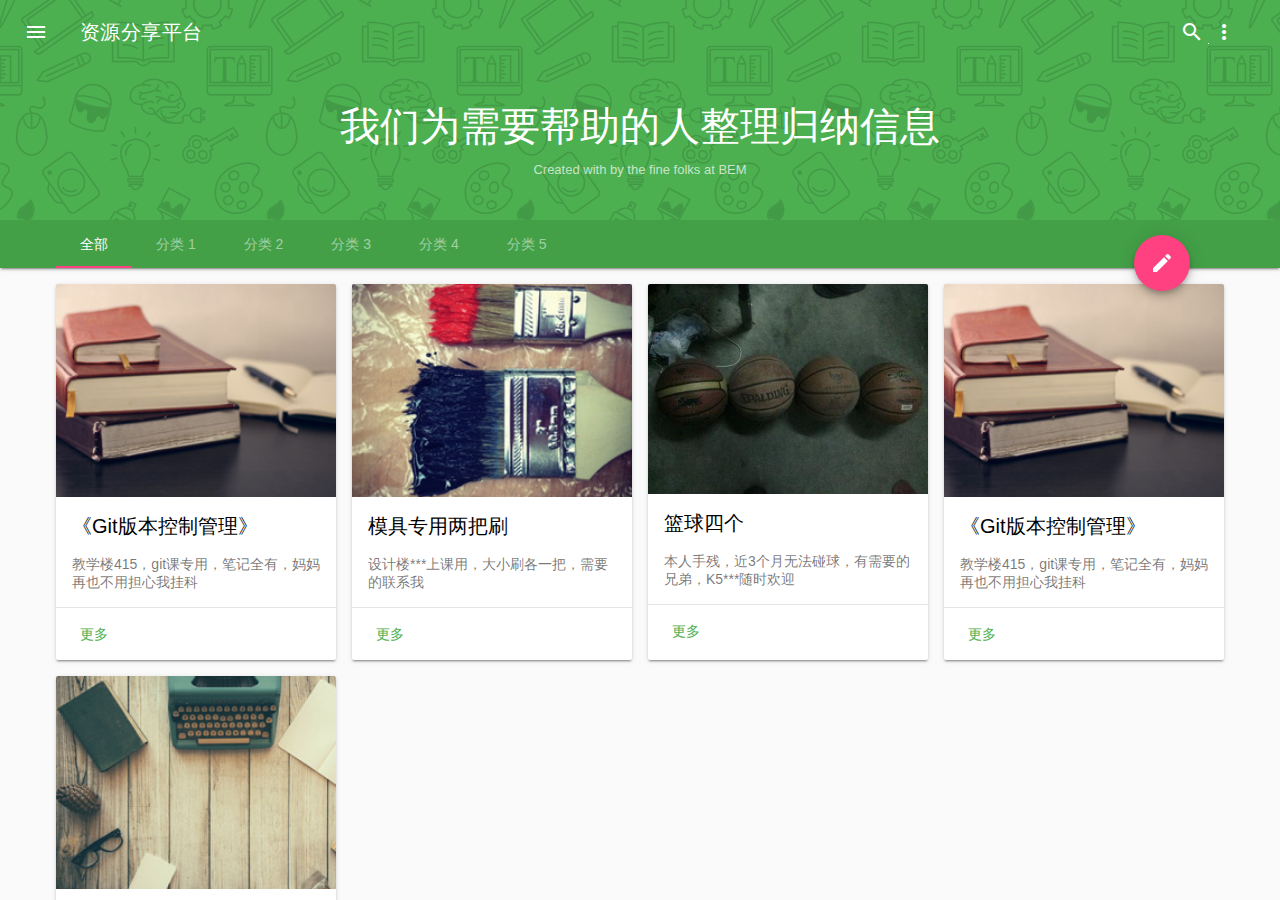
<file: templates/index.html>
<!doctype html>
<html lang="en">
<head>
  <meta charset="UTF-8">
  <!-- windows phone 点击无高光 --> 
  <!-- <meta name="msapplication-tap-highlight" content="no" /> -->
  <meta name="viewport" content="width=device-width,initial-scale=1.0,minimum-scale=1.0,maximum-scale=1.0,user-scalable=no" />
  <meta http-equiv="X-UA-Compatible" content="IE=edge,chrome=1"/>
  <title>资源分享平台</title>
  <link rel="stylesheet" href="../static/css/material.min.css">
  <link rel="stylesheet" href="../static/css/material-icons.css">
  <link rel="stylesheet" href="../static/css/mdl-selectfield.min.css">
  <link rel="stylesheet" href="../static/css/style.css">
</head>
<body>
<!-- Simple header with scrollable tabs. -->
<div class="mdl-layout mdl-js-layout mdl-layout--fixed-header">
  <header class="mdl-layout__header po-re">
    <div class="mdl-layout__header-row">
      <!-- Title -->
      <span class="mdl-layout-title mdl-layout--large-screen-only logo"><a href="javascript:void(0);">资源分享平台</a></span>
      <div class="mdl-layout-spacer"></div>
      <div class="mdl-textfield mdl-js-textfield mdl-textfield--expandable mdl-textfield--floating-label mdl-textfield--align-right">
        <label class="mdl-button mdl-js-button mdl-button--icon" for="fixed-header-drawer-exp">
          <i class="material-icons">search</i>
        </label>
        <div class="mdl-textfield__expandable-holder">
          <input class="mdl-textfield__input" type="text" name="sample" id="fixed-header-drawer-exp">
        </div>
      </div>
      <button id="header-operate" class="mdl-button mdl-js-button mdl-button--icon">
        <i class="material-icons">more_vert</i>
      </button>
      <ul class="mdl-menu mdl-menu--bottom-right mdl-js-menu mdl-js-ripple-effect" for="header-operate">
        <li class="mdl-menu__item"><a href="javascript:void(0);">操作1</a></li>
        <li class="mdl-menu__item">其他操作</li>
      </ul>
    </div>
    <div class="mdl-header-bar">
      <h2 class="title">我们为需要帮助的人整理归纳信息</h2>
      <p class="sm-title">Created with by the fine folks at BEM</p>
    </div>
    <!-- Tabs -->
    <div class="mdl-layout__tab-bar mdl-js-ripple-effect">
      <a href="#scroll-tab-1" class="mdl-layout__tab is-active">全部</a>
      <a href="#scroll-tab-2" class="mdl-layout__tab">分类 1</a>
      <a href="#scroll-tab-3" class="mdl-layout__tab">分类 2</a>
      <a href="#scroll-tab-4" class="mdl-layout__tab">分类 3</a>
      <a href="#scroll-tab-5" class="mdl-layout__tab">分类 4</a>
      <a href="#scroll-tab-6" class="mdl-layout__tab">分类 5</a>
    </div>
    <div class="entrance">
      <div class="home-button">
        <button class="mdl-button mdl-js-button mdl-button--fab mdl-js-ripple-effect mdl-button--colored mdl-shadow--6dp" name="switch-status-more">
          <i class="material-icons">edit</i>
        </button>
        <a id="release_resource_btn" class="mdl-button mdl-js-button mdl-button--fab mdl-button--mini-fab mdl-js-ripple-effect release_switch" href="release_resource.html">
          <i class="material-icons">loop</i>
        </a>
        <a id="release_demand_btn" class="mdl-button mdl-js-button mdl-button--fab mdl-button--mini-fab mdl-js-ripple-effect release_switch" href="release_demand.html">
          <i class="material-icons">lightbulb_outline</i>
        </a>
      </div>
    </div>
    <div class="entrance_mark"></div>
    <div class="mdl-layout__header-bg" style="background: url(../static/images/icon-seamless.png)"></div>
    <div class="mdl-js-button mdl-js-ripple-effect mdl-layout__drawer-button menu-button">
      <i class="material-icons">menu</i>
    </div>
  </header>
  <div class="mdl-layout__drawer">    <!--Left slip-->
    <div class="userCenter">
      <div class="info">
        <div class="userImg"><a href="user.html"><img src="../static/images/user.jpg" alt=""></a></div>
        <p class="userName">ZHAO-Shaofeng</p>
        <p class="userEmail">bem.zhao@gmail.com</p>
        <button id="userOperate" class="mdl-button mdl-js-button mdl-button--icon userOperate">
          <i class="material-icons">arrow_drop_down</i>
        </button>
        <ul class="mdl-menu mdl-menu--bottom-right mdl-js-menu mdl-js-ripple-effect userOperate-ul" for="userOperate">
          <li class="mdl-menu__item"><a href="javascript:void(0);"></a>退出登录</li>
        </ul>
      </div>
      <img src="../static/images/material/banner17.png" alt="" class="user_bg_img">
    </div>
    <div class="nav_drawer">
      <nav class="mdl-navigation">
        <a class="mdl-js-button mdl-js-ripple-effect mdl-navigation__link active" href="javascript:void(0);"><i class="material-icons">home</i>首页</a>
        <a class="mdl-js-button mdl-js-ripple-effect mdl-navigation__link" href="user_myrelease.html"><i class="material-icons">shopping_cart</i>我的发布</a>
        <a class="mdl-js-button mdl-js-ripple-effect mdl-navigation__link" href=""><i class="material-icons">star</i>我的收藏</a>
        <a class="mdl-js-button mdl-js-ripple-effect mdl-navigation__link" href="user_chat.html"><i class="material-icons">forum</i>消息</a>
        <div class="mdl-navigation__link-line"></div>
        <a class="mdl-js-button mdl-js-ripple-effect mdl-navigation__link" href=""><i class="material-icons">fingerprint</i>认证</a>
        <a class="mdl-js-button mdl-js-ripple-effect mdl-navigation__link" href=""><i class="material-icons">settings</i>设置</a>
      </nav>
    </div>
  </div>
  <main class="mdl-layout__content flex-layout">
    <section class="mdl-layout__tab-panel is-active" id="scroll-tab-1">
      <div class="page-content"><!-- Your scroll-tab-1 goes here -->
        <div class="container">
          <div class="mdl-grid">
            <div class="mdl-card mdl-cell mdl-cell--3-col-desktop mdl-cell--4-col-tablet mdl-cell--2-col-phone mdl-cell--stretch mdl-shadow--2dp card-hoverable portfolio-card">
              <div class="mdl-card__media">
                <a href="commodity.html" class="mdl-js-button mdl-js-ripple-effect mdl-button--accent">
                  <img class="article-image" src="../static/images/example2.jpg" alt="">
                </a>
              </div>
              <div class="mdl-card__title">
                <h2 class="mdl-card__title-text">《Git版本控制管理》</h2>
              </div>
              <div class="mdl-card__supporting-text">教学楼415，git课专用，笔记全有，妈妈再也不用担心我挂科</div>
              <div class="mdl-card__actions mdl-card--border">
                <a class="mdl-button mdl-js-button mdl-js-ripple-effect mdl-button--sm" href="commodity.html">更多</a>
              </div>
            </div>
            <div class="mdl-card mdl-cell mdl-cell--3-col-desktop mdl-cell--4-col-tablet mdl-cell--2-col-phone mdl-cell--stretch mdl-shadow--2dp card-hoverable portfolio-card">
              <div class="mdl-card__media">
                <a href="javascript:void(0);" class="mdl-js-button mdl-js-ripple-effect mdl-button--accent">
                  <img class="article-image" src="../static/images/example3.jpg" alt="">
                </a>
              </div>
              <div class="mdl-card__title">
                <h2 class="mdl-card__title-text">模具专用两把刷</h2>
              </div>
              <div class="mdl-card__supporting-text">设计楼***上课用，大小刷各一把，需要的联系我</div>
              <div class="mdl-card__actions mdl-card--border">
                <a class="mdl-button mdl-js-button mdl-js-ripple-effect mdl-button--sm" href="javascript:void(0);">更多</a>
              </div>
            </div>
            <div class="mdl-card mdl-cell mdl-cell--3-col-desktop mdl-cell--4-col-tablet mdl-cell--2-col-phone mdl-cell--stretch mdl-shadow--2dp card-hoverable portfolio-card">
              <div class="mdl-card__media">
                <a href="javascript:void(0);" class="mdl-js-button mdl-js-ripple-effect mdl-button--accent">
                  <img class="article-image" src="../static/images/example4.jpg" alt="">
                </a>
              </div>
              <div class="mdl-card__title">
                <h2 class="mdl-card__title-text">篮球四个</h2>
              </div>
              <div class="mdl-card__supporting-text">本人手残，近3个月无法碰球，有需要的兄弟，K5***随时欢迎</div>
              <div class="mdl-card__actions mdl-card--border">
                <a class="mdl-button mdl-js-button mdl-js-ripple-effect mdl-button--sm" href="javascript:void(0);">更多</a>
              </div>
            </div>
            <div class="mdl-card mdl-cell mdl-cell--3-col-desktop mdl-cell--4-col-tablet mdl-cell--2-col-phone mdl-cell--stretch mdl-shadow--2dp card-hoverable portfolio-card">
              <div class="mdl-card__media">
                <a href="javascript:void(0);" class="mdl-js-button mdl-js-ripple-effect mdl-button--accent">
                  <img class="article-image" src="../static/images/example2.jpg" alt="">
                </a>
              </div>
              <div class="mdl-card__title">
                <h2 class="mdl-card__title-text">《Git版本控制管理》</h2>
              </div>
              <div class="mdl-card__supporting-text">教学楼415，git课专用，笔记全有，妈妈再也不用担心我挂科</div>
              <div class="mdl-card__actions mdl-card--border">
                <a class="mdl-button mdl-js-button mdl-js-ripple-effect mdl-button--sm" href="javascript:void(0);">更多</a>
              </div>
            </div>
            <div class="mdl-card mdl-cell mdl-cell--3-col-desktop mdl-cell--4-col-tablet mdl-cell--2-col-phone mdl-cell--stretch mdl-shadow--2dp card-hoverable portfolio-card">
              <div class="mdl-card__media">
                <a href="javascript:void(0);" class="mdl-js-button mdl-js-ripple-effect mdl-button--accent">
                  <img class="article-image" src="../static/images/example1.jpg" alt="">
                </a>
              </div>
              <div class="mdl-card__title">
                <h2 class="mdl-card__title-text">纯白衬衫一件</h2>
              </div>
              <div class="mdl-card__supporting-text">适用于正装出席的场合，男生175高120斤左右刚好，需要的联系</div>
              <div class="mdl-card__actions mdl-card--border">
                <a class="mdl-button mdl-js-button mdl-js-ripple-effect mdl-button--sm" href="javascript:void(0);">更多</a>
              </div>
            </div>

            <div class="mdl-cell mdl-cell--12-col">
              <ul class="pagination">
                <li class="mdl-button mdl-js-button mdl-js-ripple-effect" disabled>
                  <a href="javascript:void(0);"><i class="material-icons">keyboard_arrow_left</i></a>
                </li>
                <li class="mdl-button mdl-js-button mdl-js-ripple-effect active">
                  <a href="#">1</a>
                </li>
                <li class="mdl-button mdl-js-button mdl-js-ripple-effect">
                  <a href="#">2</a>
                </li>
                <li class="mdl-button mdl-js-button mdl-js-ripple-effect">
                  <a href="#">3</a>
                </li>
                <li class="mdl-button mdl-js-button mdl-js-ripple-effect">
                  <a href="#">4</a>
                </li>
                <li class="mdl-button mdl-js-button mdl-js-ripple-effect">
                  <a href="#">5</a>
                </li>
                <li class="mdl-button mdl-js-button mdl-js-ripple-effect">
                  <a href="javascript:void(0);">
                    <i class="material-icons">keyboard_arrow_right</i>
                  </a>
                </li>
              </ul>
            </div>
          </div><!--mdl-grid end-->
        </div><!--container end-->
      </div>
    </section>
    <section class="mdl-layout__tab-panel" id="scroll-tab-2">
      <div class="page-content"><!-- Your scroll-tab-2 goes here --></div>
    </section>
    <section class="mdl-layout__tab-panel" id="scroll-tab-3">
      <div class="page-content"><!-- Your scroll-tab-3 goes here --></div>
    </section>
    <section class="mdl-layout__tab-panel" id="scroll-tab-4">
      <div class="page-content"><!-- Your scroll-tab-4 goes here --></div>
    </section>
    <section class="mdl-layout__tab-panel" id="scroll-tab-5">
      <div class="page-content"><!-- Your scroll-tab-5 goes here --></div>
    </section>
    <section class="mdl-layout__tab-panel" id="scroll-tab-6">
      <div class="page-content"><!-- Your scroll-tab-6 goes here --></div>
    </section>
    <footer id="footer">
        Copyright &copy; 2017 breadem.com
        
        <ul class="f-menu">
            <li><a href="#">发送反馈</a></li>
            <li><a href="#">帮助</a></li>
            <li><a href="#">联系我们</a></li>
        </ul>
    </footer>
  </main>
</div>


<script src="../static/js/jquery-1.11.3.min.js"></script>
<script src="../static/js/material.min.js"></script>
<script src="../static/js/mdl-selectfield.min.js"></script>
<script src="../static/js/main.js"></script>
</body>
</html>
</file>
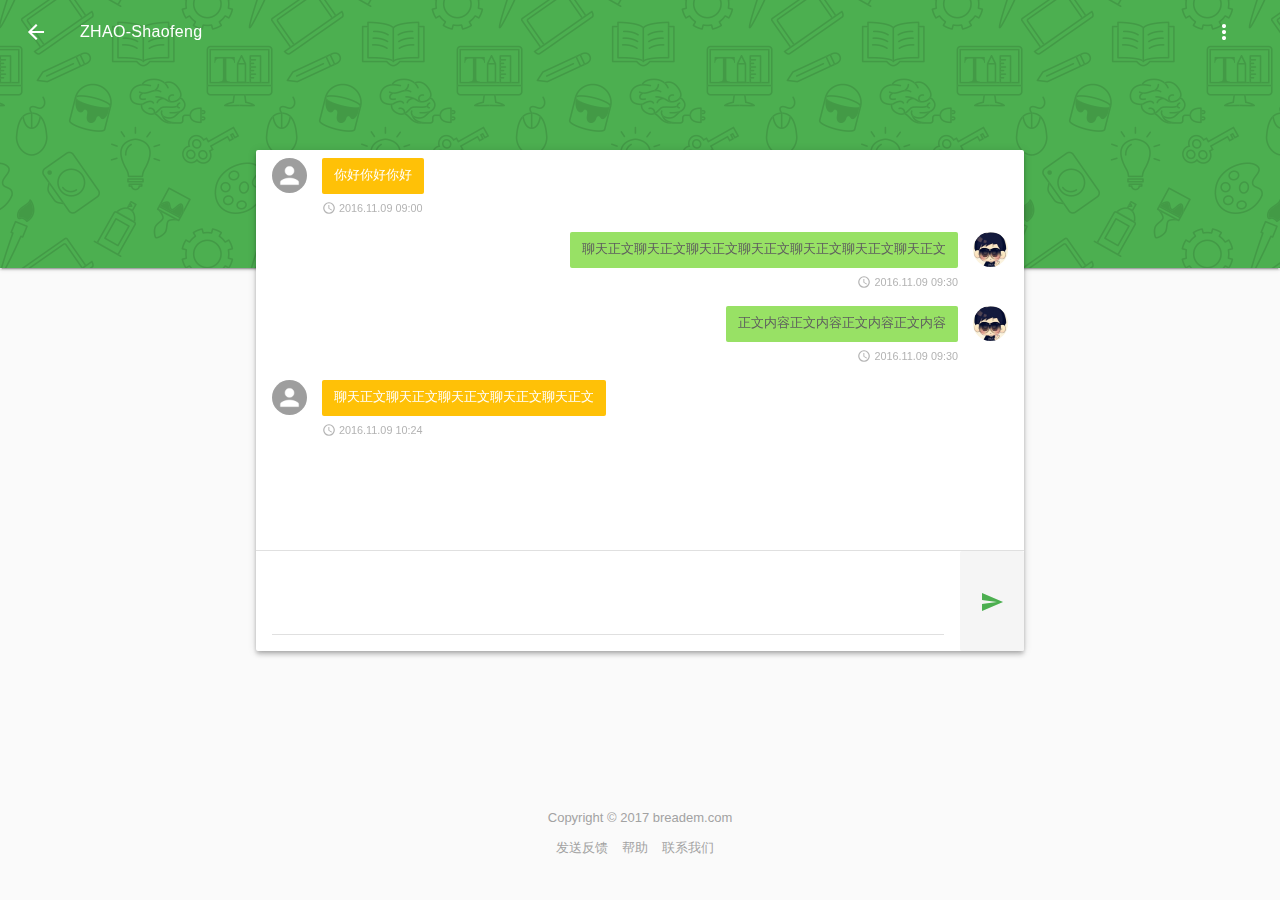
<file: templates/chatroom.html>
<!doctype html>
<html lang="en">
<head>
  <meta charset="UTF-8">
  <!-- <meta name="msapplication-tap-highlight" content="no" /> -->
  <meta name="viewport" content="width=device-width,initial-scale=1.0,minimum-scale=1.0,maximum-scale=1.0,user-scalable=no" />
  <meta http-equiv="X-UA-Compatible" content="IE=edge,chrome=1"/>
  <title>资源分享平台</title>
  <link rel="stylesheet" href="../static/css/material.min.css">
  <link rel="stylesheet" href="../static/css/material-icons.css">
  <link rel="stylesheet" href="../static/css/mdl-selectfield.min.css">
  <link rel="stylesheet" href="../static/css/dropzone.min.css">
  <link rel="stylesheet" href="../static/css/style.css">
</head>
<body name="drawer_visible">
<!-- Simple header with scrollable tabs. -->
<div class="mdl-layout mdl-js-layout mdl-layout--fixed-header" style="top: 0;">
  <header class="mdl-layout__header mdl-shadow--2dp po-fi chatroom_header ">
    <div class="mdl-layout__header-row">
      <!-- Title -->
      <p class="mdl-layout-title mg0 chatroom_header-title">ZHAO-Shaofeng</p>
      <div class="mdl-layout-spacer"></div>
      <!-- <div class="mdl-textfield mdl-js-textfield mdl-textfield--expandable mdl-textfield--floating-label mdl-textfield--align-right">
        <label class="mdl-button mdl-js-button mdl-button--icon" for="fixed-header-drawer-exp">
          <i class="material-icons">search</i>
        </label>
        <div class="mdl-textfield__expandable-holder">
          <input class="mdl-textfield__input" type="text" name="sample" id="fixed-header-drawer-exp">
        </div>
      </div> -->
      <!-- <button id="right_slip" class="mdl-button mdl-js-button mdl-button--icon">
        <i class="material-icons">group</i>
      </button> -->
      <button id="header-operate" class="mdl-button mdl-js-button mdl-button--icon">
        <i class="material-icons">more_vert</i>
      </button>
      <ul class="mdl-menu mdl-menu--bottom-right mdl-js-menu mdl-js-ripple-effect" for="header-operate">
        <li class="mdl-menu__item"><a href="javascript:void(0);">操作1</a></li>
        <li class="mdl-menu__item">其他操作</li>
      </ul>
    </div>
    <div class="mdl-header-bar">
      <!-- <h2 class="title">准备好发布了吗？</h2> -->
      <!-- <p class="sm-title">Created with by the fine folks at BEM</p> -->
    </div>
    <!-- Tabs -->
    <div class="mdl-layout__tab-bar mdl-js-ripple-effect">
      <!-- <a href="#scroll-tab-1" class="mdl-layout__tab is-active">全部</a>
      <a href="#scroll-tab-2" class="mdl-layout__tab">分类 1</a>
      <a href="#scroll-tab-3" class="mdl-layout__tab">分类 2</a>
      <a href="#scroll-tab-4" class="mdl-layout__tab">分类 3</a>
      <a href="#scroll-tab-5" class="mdl-layout__tab">分类 4</a>
      <a href="#scroll-tab-6" class="mdl-layout__tab">分类 5</a> -->
    </div>
    <div class="mdl-layout__header-bg" style="background: url(../static/images/icon-seamless.png)"></div>
    <a class="mdl-js-button mdl-js-ripple-effect mdl-layout__drawer-button menu-button" href="user_chat.html">
      <i class="material-icons">arrow_back</i>
    </a>
  </header>
  <main class="mdl-layout__content"></main>
</div>

<div class="flex-content">
  <div id="chatroom_main" class="popUps_box mdl-shadow--4dp">
    <div class="listview lv-message full">

      <div class="lv-body">
        <div class="lv-item media">
          <div class="lv-avatar pull-left">
            <img src="../static/images/user_default.jpg" alt="">
          </div>
          <div class="media-body">
            <div class="ms-item">你好你好你好</div>
            <small class="ms-date"><i class="material-icons">access_time</i> 2016.11.09 09:00</small>
          </div>
        </div><!--lv-item end-->
        
        <div class="lv-item media right">
          <div class="lv-avatar pull-right">
            <img src="../static/images/user.jpg" alt="">
          </div>
          <div class="media-body">
            <div class="ms-item">聊天正文聊天正文聊天正文聊天正文聊天正文聊天正文聊天正文</div>
            <small class="ms-date"><i class="material-icons">access_time</i> 2016.11.09 09:30</small>
          </div>
        </div><!--lv-item end-->
        
        <div class="lv-item media right">
          <div class="lv-avatar pull-right">
            <img src="../static/images/user.jpg" alt="">
          </div>
          <div class="media-body">
            <div class="ms-item">正文内容正文内容正文内容正文内容</div>
            <small class="ms-date"><i class="material-icons">access_time</i> 2016.11.09 09:30</small>
          </div>
        </div><!--lv-item end-->
        
        <div class="lv-item media">
          <div class="lv-avatar pull-left">
            <img src="../static/images/user_default.jpg" alt="">
          </div>
          <div class="media-body">
            <div class="ms-item">聊天正文聊天正文聊天正文聊天正文聊天正文</div>
            <small class="ms-date"><i class="material-icons">access_time</i> 2016.11.09 10:24</small>
          </div>
        </div><!--lv-item end-->
      </div><!--lv-body end-->
      <div class="lv-footer">
        <div class="textarea" contenteditable="true"></div>
        <!-- <div class="mdl-textfield mdl-js-textfield">
          <textarea class="mdl-textfield__input" type="text" id="user_talk" ></textarea>
          <label class="mdl-textfield__label" for="user_talk"></label>
        </div> -->
        <button class="mdl-button mdl-js-button mdl-js-ripple-effect">
          <i class="material-icons">send</i>
        </button>
      </div>
    </div><!--listview end-->
  </div>
</div>

<footer id="footer" class="chatroom_footer">
    Copyright &copy; 2017 breadem.com
    
    <ul class="f-menu">
        <li><a href="#">发送反馈</a></li>
        <li><a href="#">帮助</a></li>
        <li><a href="#">联系我们</a></li>
    </ul>
</footer>


<script src="../static/js/jquery-1.11.3.min.js"></script>
<script src="../static/js/material.min.js"></script>
<script src="../static/js/mdl-selectfield.min.js"></script>
<script src="../static/js/dropzone.min.js"></script>
<script src="../static/js/main.js"></script>
<script>
    Dropzone.autoDiscover = false;
    $("#dropzone").dropzone({
      url: "/upload",
      method:"post",
      maxFiles: 10,
      // clickable: "#dropzone_btn",
      addRemoveLinks: true,
    });
</script>
<script>
</script>
</body>
</html>
</file>
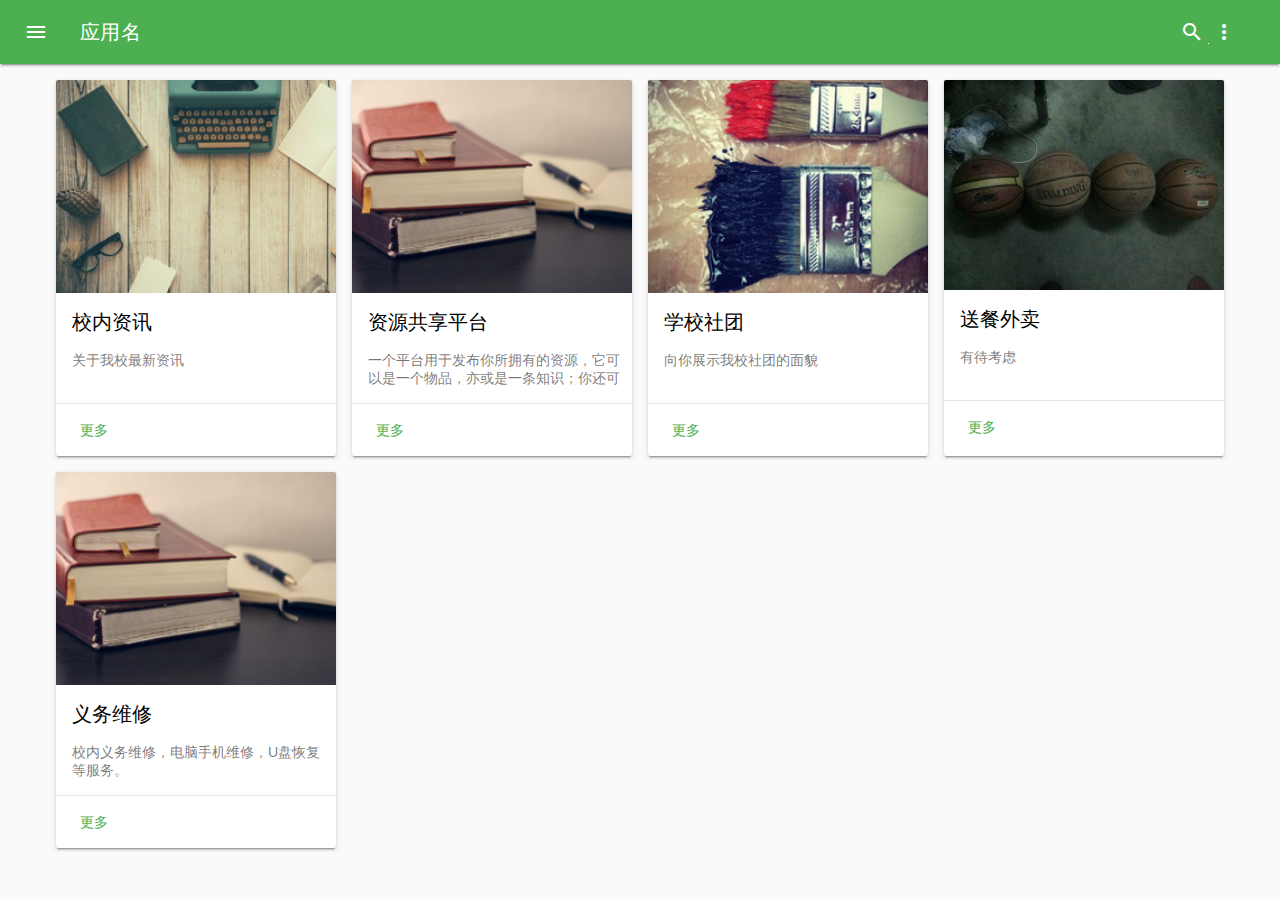
<file: templates/home.html>
<!doctype html>
<html lang="en">
<head>
  <meta charset="UTF-8">
  <!-- windows phone 点击无高光 --> 
  <!-- <meta name="msapplication-tap-highlight" content="no" /> -->
  <meta name="viewport" content="width=device-width,initial-scale=1.0,minimum-scale=1.0,maximum-scale=1.0,user-scalable=no" />
  <meta http-equiv="X-UA-Compatible" content="IE=edge,chrome=1"/>
  <title>首页</title>
  <link rel="stylesheet" href="../static/css/material.min.css">
  <link rel="stylesheet" href="../static/css/material-icons.css">
  <link rel="stylesheet" href="../static/css/mdl-selectfield.min.css">
  <link rel="stylesheet" href="../static/css/style.css">
</head>
<body>
<!-- Simple header with scrollable tabs. -->
<div class="mdl-layout mdl-js-layout mdl-layout--fixed-header">
  <header class="mdl-layout__header po-re">
    <div class="mdl-layout__header-row">
      <!-- Title -->
      <span class="mdl-layout-title mdl-layout--large-screen-only logo"><a href="javascript:void(0);">应用名</a></span>
      <div class="mdl-layout-spacer"></div>
      <div class="mdl-textfield mdl-js-textfield mdl-textfield--expandable mdl-textfield--floating-label mdl-textfield--align-right">
        <label class="mdl-button mdl-js-button mdl-button--icon" for="fixed-header-drawer-exp">
          <i class="material-icons">search</i>
        </label>
        <div class="mdl-textfield__expandable-holder">
          <input class="mdl-textfield__input" type="text" name="sample" id="fixed-header-drawer-exp">
        </div>
      </div>
      <button id="header-operate" class="mdl-button mdl-js-button mdl-button--icon">
        <i class="material-icons">more_vert</i>
      </button>
      <ul class="mdl-menu mdl-menu--bottom-right mdl-js-menu mdl-js-ripple-effect" for="header-operate">
        <li class="mdl-menu__item"><a href="javascript:void(0);">操作1</a></li>
        <li class="mdl-menu__item">其他操作</li>
      </ul>
    </div>
    <!-- <div class="mdl-header-bar">
      <h2 class="title">我们为需要帮助的人整理归纳信息</h2>
      <p class="sm-title">Created with by the fine folks at BEM</p>
    </div> -->
    <!-- Tabs -->
    <!-- <div class="mdl-layout__tab-bar mdl-js-ripple-effect">
      <a href="#scroll-tab-1" class="mdl-layout__tab is-active">全部</a>
      <a href="#scroll-tab-2" class="mdl-layout__tab">分类 1</a>
      <a href="#scroll-tab-3" class="mdl-layout__tab">分类 2</a>
      <a href="#scroll-tab-4" class="mdl-layout__tab">分类 3</a>
      <a href="#scroll-tab-5" class="mdl-layout__tab">分类 4</a>
      <a href="#scroll-tab-6" class="mdl-layout__tab">分类 5</a>
    </div> -->
    <!-- <div class="entrance">
      <div class="home-button">
        <button class="mdl-button mdl-js-button mdl-button--fab mdl-js-ripple-effect mdl-button--colored mdl-shadow--6dp" name="switch-status-more">
          <i class="material-icons">edit</i>
        </button>
        <a id="release_resource_btn" class="mdl-button mdl-js-button mdl-button--fab mdl-button--mini-fab mdl-js-ripple-effect release_switch" href="release_resource.html">
          <i class="material-icons">loop</i>
        </a>
        <a id="release_demand_btn" class="mdl-button mdl-js-button mdl-button--fab mdl-button--mini-fab mdl-js-ripple-effect release_switch" href="release_demand.html">
          <i class="material-icons">lightbulb_outline</i>
        </a>
      </div>
    </div> -->
    <!-- <div class="entrance_mark"></div> -->
    <!-- <div class="mdl-layout__header-bg" style="background: url(../static/images/icon-seamless.png)"></div> -->
    <div class="mdl-js-button mdl-js-ripple-effect mdl-layout__drawer-button menu-button">
      <i class="material-icons">menu</i>
    </div>
  </header>
  <div class="mdl-layout__drawer">    <!--Left slip-->
    <div class="userCenter">
      <div class="info">
        <div class="userImg"><a href="user.html"><img src="../static/images/user.jpg" alt=""></a></div>
        <p class="userName">ZHAO-Shaofeng</p>
        <p class="userEmail">bem.zhao@gmail.com</p>
        <button id="userOperate" class="mdl-button mdl-js-button mdl-button--icon userOperate">
          <i class="material-icons">arrow_drop_down</i>
        </button>
        <ul class="mdl-menu mdl-menu--bottom-right mdl-js-menu mdl-js-ripple-effect userOperate-ul" for="userOperate">
          <li class="mdl-menu__item"><a href="javascript:void(0);"></a>退出登录</li>
        </ul>
      </div>
      <img src="../static/images/material/banner17.png" alt="" class="user_bg_img">
    </div>
    <div class="nav_drawer">
      <nav class="mdl-navigation">
        <a class="mdl-js-button mdl-js-ripple-effect mdl-navigation__link active" href="javascript:void(0);"><i class="material-icons">home</i>首页</a>
        <a class="mdl-js-button mdl-js-ripple-effect mdl-navigation__link" href=""><i class="material-icons">shopping_cart</i>我的发布</a>
        <a class="mdl-js-button mdl-js-ripple-effect mdl-navigation__link" href=""><i class="material-icons">star</i>我的收藏</a>
        <a class="mdl-js-button mdl-js-ripple-effect mdl-navigation__link" href="user_chat.html"><i class="material-icons">forum</i>消息</a>
        <div class="mdl-navigation__link-line"></div>
        <a class="mdl-js-button mdl-js-ripple-effect mdl-navigation__link" href=""><i class="material-icons">fingerprint</i>认证</a>
        <a class="mdl-js-button mdl-js-ripple-effect mdl-navigation__link" href=""><i class="material-icons">settings</i>设置</a>
      </nav>
    </div>
  </div>
  <main class="mdl-layout__content flex-layout">
    <section class="mdl-layout__tab-panel is-active" id="scroll-tab-1">
      <div class="page-content"><!-- Your scroll-tab-1 goes here -->
        <div class="container">
          <div class="mdl-grid">
            <div class="mdl-card mdl-cell mdl-cell--3-col-desktop mdl-cell--4-col-tablet mdl-cell--2-col-phone mdl-cell--stretch mdl-shadow--2dp card-hoverable portfolio-card">
              <div class="mdl-card__media">
                <a href="javascript:void(0);" class="mdl-js-button mdl-js-ripple-effect mdl-button--accent">
                  <img class="article-image" src="../static/images/example1.jpg" alt="">
                </a>
              </div>
              <div class="mdl-card__title">
                <h2 class="mdl-card__title-text">校内资讯</h2>
              </div>
              <div class="mdl-card__supporting-text">关于我校最新资讯</div>
              <div class="mdl-card__actions mdl-card--border">
                <a class="mdl-button mdl-js-button mdl-js-ripple-effect mdl-button--sm" href="javascript:void(0);">更多</a>
              </div>
            </div>
            <div class="mdl-card mdl-cell mdl-cell--3-col-desktop mdl-cell--4-col-tablet mdl-cell--2-col-phone mdl-cell--stretch mdl-shadow--2dp card-hoverable portfolio-card">
              <div class="mdl-card__media">
                <a href="index.html" class="mdl-js-button mdl-js-ripple-effect mdl-button--accent">
                  <img class="article-image" src="../static/images/example2.jpg" alt="">
                </a>
              </div>
              <div class="mdl-card__title">
                <h2 class="mdl-card__title-text">资源共享平台</h2>
              </div>
              <div class="mdl-card__supporting-text">一个平台用于发布你所拥有的资源，它可以是一个物品，亦或是一条知识；你还可以发布你的需求，让平台为你所用。</div>
              <div class="mdl-card__actions mdl-card--border">
                <a class="mdl-button mdl-js-button mdl-js-ripple-effect mdl-button--sm" href="index.html">更多</a>
              </div>
            </div>
            <div class="mdl-card mdl-cell mdl-cell--3-col-desktop mdl-cell--4-col-tablet mdl-cell--2-col-phone mdl-cell--stretch mdl-shadow--2dp card-hoverable portfolio-card">
              <div class="mdl-card__media">
                <a href="javascript:void(0);" class="mdl-js-button mdl-js-ripple-effect mdl-button--accent">
                  <img class="article-image" src="../static/images/example3.jpg" alt="">
                </a>
              </div>
              <div class="mdl-card__title">
                <h2 class="mdl-card__title-text">学校社团</h2>
              </div>
              <div class="mdl-card__supporting-text">向你展示我校社团的面貌</div>
              <div class="mdl-card__actions mdl-card--border">
                <a class="mdl-button mdl-js-button mdl-js-ripple-effect mdl-button--sm" href="javascript:void(0);">更多</a>
              </div>
            </div>
            <div class="mdl-card mdl-cell mdl-cell--3-col-desktop mdl-cell--4-col-tablet mdl-cell--2-col-phone mdl-cell--stretch mdl-shadow--2dp card-hoverable portfolio-card">
              <div class="mdl-card__media">
                <a href="javascript:void(0);" class="mdl-js-button mdl-js-ripple-effect mdl-button--accent">
                  <img class="article-image" src="../static/images/example4.jpg" alt="">
                </a>
              </div>
              <div class="mdl-card__title">
                <h2 class="mdl-card__title-text">送餐外卖</h2>
              </div>
              <div class="mdl-card__supporting-text">有待考虑</div>
              <div class="mdl-card__actions mdl-card--border">
                <a class="mdl-button mdl-js-button mdl-js-ripple-effect mdl-button--sm" href="javascript:void(0);">更多</a>
              </div>
            </div>
            <div class="mdl-card mdl-cell mdl-cell--3-col-desktop mdl-cell--4-col-tablet mdl-cell--2-col-phone mdl-cell--stretch mdl-shadow--2dp card-hoverable portfolio-card">
              <div class="mdl-card__media">
                <a href="javascript:void(0);" class="mdl-js-button mdl-js-ripple-effect mdl-button--accent">
                  <img class="article-image" src="../static/images/example2.jpg" alt="">
                </a>
              </div>
              <div class="mdl-card__title">
                <h2 class="mdl-card__title-text">义务维修</h2>
              </div>
              <div class="mdl-card__supporting-text">校内义务维修，电脑手机维修，U盘恢复等服务。</div>
              <div class="mdl-card__actions mdl-card--border">
                <a class="mdl-button mdl-js-button mdl-js-ripple-effect mdl-button--sm" href="javascript:void(0);">更多</a>
              </div>
            </div>

          </div><!--mdl-grid end-->
        </div><!--container end-->
      </div>
    </section>
    <section class="mdl-layout__tab-panel" id="scroll-tab-2">
      <div class="page-content"><!-- Your scroll-tab-2 goes here --></div>
    </section>
    <section class="mdl-layout__tab-panel" id="scroll-tab-3">
      <div class="page-content"><!-- Your scroll-tab-3 goes here --></div>
    </section>
    <section class="mdl-layout__tab-panel" id="scroll-tab-4">
      <div class="page-content"><!-- Your scroll-tab-4 goes here --></div>
    </section>
    <section class="mdl-layout__tab-panel" id="scroll-tab-5">
      <div class="page-content"><!-- Your scroll-tab-5 goes here --></div>
    </section>
    <section class="mdl-layout__tab-panel" id="scroll-tab-6">
      <div class="page-content"><!-- Your scroll-tab-6 goes here --></div>
    </section>
    <footer id="footer">
        Copyright &copy; 2017 breadem.com
        
        <ul class="f-menu">
            <li><a href="#">发送反馈</a></li>
            <li><a href="#">帮助</a></li>
            <li><a href="#">联系我们</a></li>
        </ul>
    </footer>
  </main>
</div>


<script src="../static/js/jquery-1.11.3.min.js"></script>
<script src="../static/js/material.min.js"></script>
<script src="../static/js/mdl-selectfield.min.js"></script>
<script src="../static/js/main.js"></script>
</body>
</html>
</file>
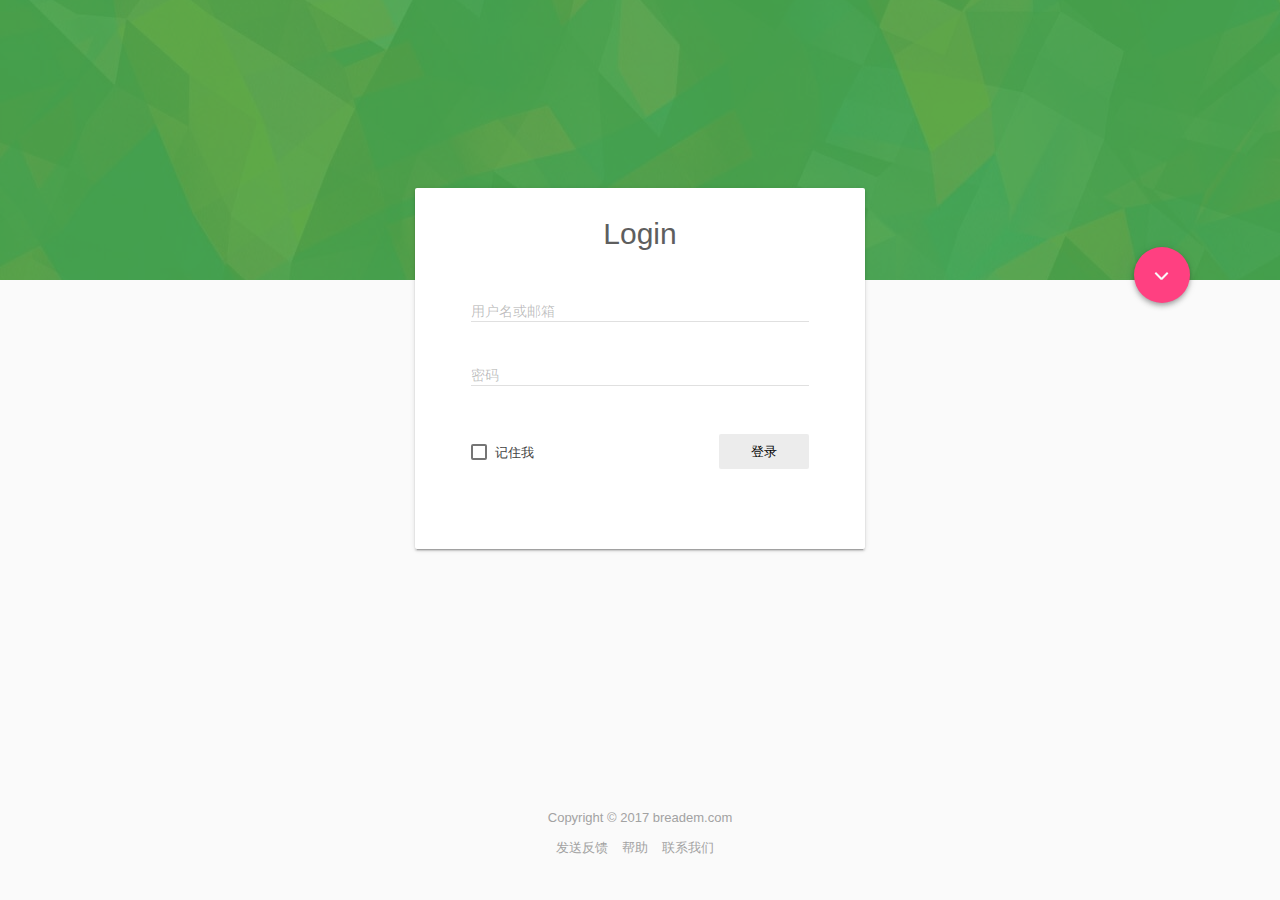
<file: templates/login.html>
<!doctype html>
<html lang="en">
<head>
  <meta charset="UTF-8">
  <meta name="viewport" content="width=device-width,initial-scale=1.0,minimum-scale=1.0,maximum-scale=1.0,user-scalable=no" />
  <meta http-equiv="X-UA-Compatible" content="IE=edge,chrome=1"/>
  <title>Resource sharing</title>
  <link rel="stylesheet" href="../static/css/material.min.css">
  <link rel="stylesheet" href="../static/css/material-icons.css">
  <link rel="stylesheet" href="../static/css/style.css">
</head>
<body>
<div class="mdl-spinner mdl-js-spinner login_loading low"></div>
<div id="demo-toast-example" class="mdl-js-snackbar mdl-snackbar">
  <div class="mdl-snackbar__text"></div>
  <button class="mdl-snackbar__action" type="button"></button>
</div>
<div class="wx-scopy">
  <div class="top-logo">
    <h2>资源分享平台</h2>
  </div><!--top-logo end-->
  <div class="ribbon">
    <button class="mdl-button mdl-js-button mdl-button--fab mdl-js-ripple-effect mdl-button--colored mdl-shadow--4dp mdl-color--accent switch-status" name="switch-status-more"></button>
    <div class="ripple_position">
      <button id="login_btn" class="animated mdl-button mdl-js-button mdl-button--fab mdl-js-ripple-effect mdl-button--colored mdl-shadow--4dp switch-status" disabled>
        <i class="material-icons">perm_identity</i>
      </button>
      <div class="switch_mark"></div>
    </div>
    <div class="ripple_position">
      <button id="register_btn" class="animated mdl-button mdl-js-button mdl-button--fab mdl-js-ripple-effect mdl-button--colored mdl-shadow--4dp mdl-color--accent switch-status">
        <i class="material-icons">add</i>
      </button>
      <div class="switch_mark"></div>
    </div>
    <div class="ripple_position">
      <button id="forget_btn" class="animated mdl-button mdl-js-button mdl-button--fab mdl-js-ripple-effect mdl-button--colored mdl-shadow--4dp mdl-color--accent switch-status">
        <i class="material-icons">warning</i>
      </button>
      <div class="switch_mark" style="bottom: -67px;"></div>
    </div>
  </div><!--ribbon end-->
  <main class="mdl-grid">
    <div class="login-content mdl-color--white mdl-shadow--2dp content mdl-color-text--grey-800 mdl-cell mdl-cell--3-col">
      <form action="#" method="post" action="" name="login_form">
        <div class="form_title">Login</div>
        <div class="full mdl-textfield mdl-js-textfield mdl-textfield--floating-label">
          <input class="mdl-textfield__input" type="text" name="account" />
          <label class="mdl-textfield__label" for="account">用户名或邮箱</label>
          <span class="error"></span>
        </div>
        <div class="full mdl-textfield mdl-js-textfield mdl-textfield--floating-label" style="margin-bottom: 20px;">
          <input class="mdl-textfield__input" type="password" name="password" />
          <label class="mdl-textfield__label" for="password">密码</label>
          <span class="error"></span>
        </div>
        <label class="mdl-checkbox mdl-js-checkbox mdl-js-ripple-effect remember" for="remember">
          <input type="checkbox" id="remember" class="mdl-checkbox__input">
          <span class="mdl-checkbox__label">记住我</span>
        </label>
        <button class="mdl-button mdl-js-button mdl-button--raised mdl-js-ripple-effect login-btn" type="button">登录</button>
      </form>
      <form action="#" method="post" action="" name="register_form">
        <div class="form_title">Register</div>
        <div class="full mdl-textfield mdl-js-textfield mdl-textfield--floating-label">
          <input class="mdl-textfield__input" type="text" name="accountid" pattern="^\w+$"/>
          <label class="mdl-textfield__label" for="accountid">用户名（唯一且无法修改）</label>
          <span class="mdl-textfield__error">由数字、26个英文字母或下划线组成</span>
        </div>
        <div class="full mdl-textfield mdl-js-textfield mdl-textfield--floating-label">
          <input class="mdl-textfield__input" type="email" name="email" pattern="[\w!#$%&'*+/=?^_`{|}~-]+(?:\.[\w!#$%&'*+/=?^_`{|}~-]+)*@(?:[\w](?:[\w-]*[\w])?\.)+[\w](?:[\w-]*[\w])?"/>
          <label class="mdl-textfield__label" for="email">邮箱</label>
          <span class="mdl-textfield__error">这不像是个邮箱</span>
        </div>
        <div class="full mdl-textfield mdl-js-textfield mdl-textfield--floating-label setpw" id="setpw">
          <i class="material-icons">remove_red_eye</i>
          <input class="mdl-textfield__input" type="password" name="setpw"/>
          <label class="mdl-textfield__label" for="setpw">密码</label>
          <span class="mdl-textfield__error">密码不允许有中文字符</span>
        </div>
        <button class="mdl-button mdl-js-button mdl-button--raised mdl-js-ripple-effect login-btn full" type="button">注册</button>
      </form>
    </div><!--login-content end-->
  </main>
  <footer id="footer" class="footer_in_bottom">
      Copyright &copy; 2017 breadem.com
      
      <ul class="f-menu">
          <li><a href="#">发送反馈</a></li>
          <li><a href="#">帮助</a></li>
          <li><a href="#">联系我们</a></li>
      </ul>
  </footer>
</div><!--wx-scopy end-->

<script src="../static/js/jquery-1.11.3.min.js"></script>
<script src="../static/js/material.min.js"></script>
<script src="../static/js/main.js"></script>
<script>
  // 判断密码是否有中文   未完成
//   $("[name='setpw']").bind('input propertychange', function() {    
// 　　var a=$("[name='setpw']").val();
//     var reg=new RegExp("[\u4e00-\u9fa5]+");
//     var o=reg.test(a);
//     console.log(o);
//     if(o == null){
//       console.log("没有中文");
//     }
//     else{
//       console.log("有中文");
//     }
//   });
</script>
<!-- 提示 -->
<script>
  (function() {
    'use strict';
    var snackbarContainer = document.querySelector('#demo-toast-example');
    var showToastButton = document.querySelector('#forget_btn');
    showToastButton.addEventListener('click', function() {
      'use strict';
      var data = {message: '尚未完善'};
      snackbarContainer.MaterialSnackbar.showSnackbar(data);
    });
  }());
</script>
</body>
</html>
</file>
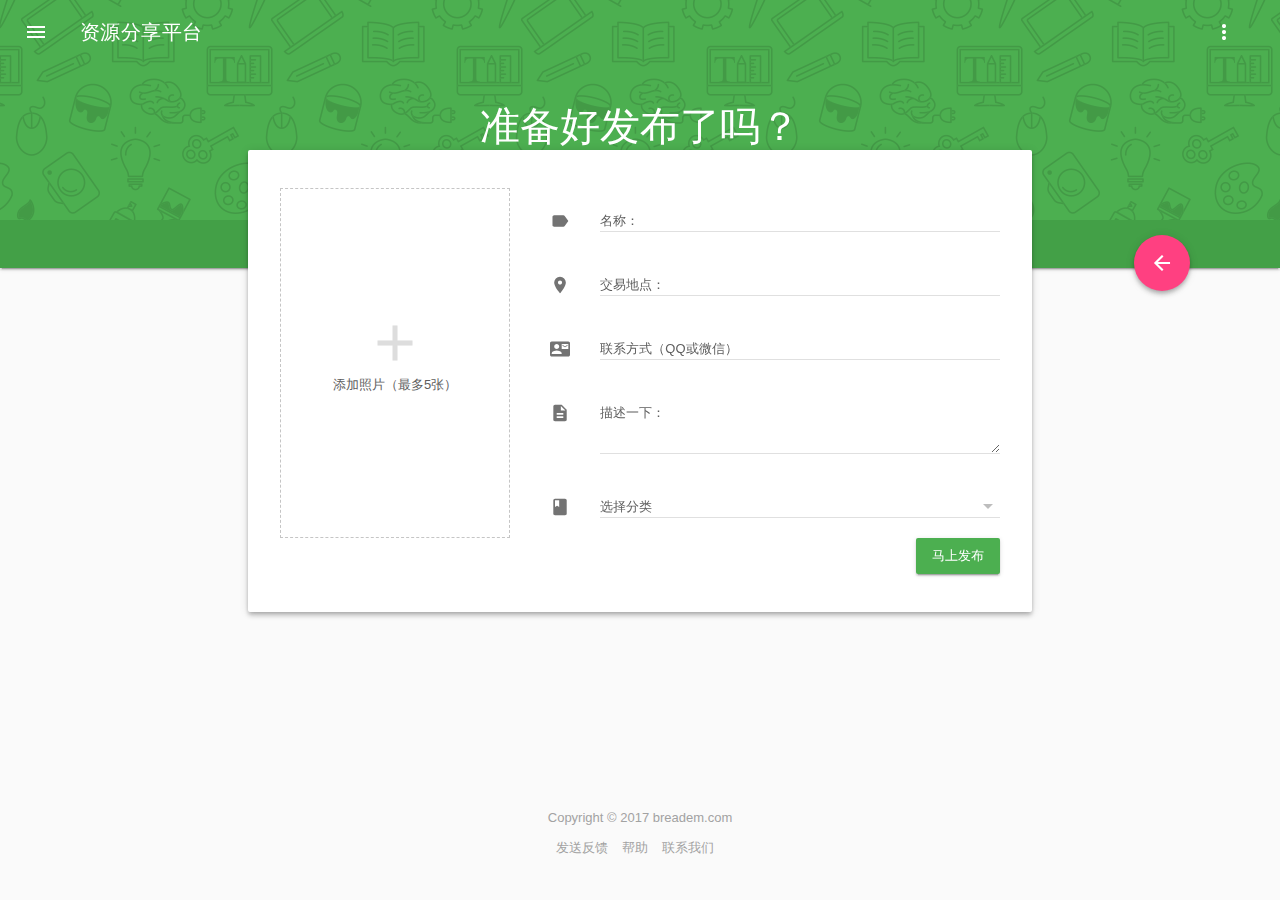
<file: templates/release.html>
<!doctype html>
<html lang="en">
<head>
  <meta charset="UTF-8">
  <!-- <meta name="msapplication-tap-highlight" content="no" /> -->
  <meta name="viewport" content="width=device-width,initial-scale=1.0,minimum-scale=1.0,maximum-scale=1.0,user-scalable=no" />
  <meta http-equiv="X-UA-Compatible" content="IE=edge,chrome=1"/>
  <title>Resource sharing</title>
  <link rel="stylesheet" href="../static/css/material.min.css">
  <link rel="stylesheet" href="../static/css/material-icons.css">
  <link rel="stylesheet" href="../static/css/mdl-selectfield.min.css">
  <link rel="stylesheet" href="../static/css/dropzone.min.css">
  <link rel="stylesheet" href="../static/css/style.css">
  <style>
    
  </style>
</head>
<body name="drawer_visible">
<!-- Simple header with scrollable tabs. -->
<div class="mdl-layout mdl-js-layout mdl-layout--fixed-header" style="top: 0;">
  <header class="mdl-layout__header po-fi"> <!--mdl-layout__header--waterfall-->
    <div class="mdl-layout__header-row">
      <!-- Title -->
      <span class="mdl-layout-title mdl-layout--large-screen-only">资源分享平台</span>
      <div class="mdl-layout-spacer"></div>
      <!-- <div class="mdl-textfield mdl-js-textfield mdl-textfield--expandable mdl-textfield--floating-label mdl-textfield--align-right">
        <label class="mdl-button mdl-js-button mdl-button--icon" for="fixed-header-drawer-exp">
          <i class="material-icons">search</i>
        </label>
        <div class="mdl-textfield__expandable-holder">
          <input class="mdl-textfield__input" type="text" name="sample" id="fixed-header-drawer-exp">
        </div>
      </div> -->
      <button id="header-operate" class="mdl-button mdl-js-button mdl-button--icon">
        <i class="material-icons">more_vert</i>
      </button>
      <ul class="mdl-menu mdl-menu--bottom-right mdl-js-menu mdl-js-ripple-effect" for="header-operate">
        <li class="mdl-menu__item"><a href="javascript:void(0);">操作1</a></li>
        <li class="mdl-menu__item">其他操作</li>
      </ul>
    </div>
    <div class="mdl-header-bar">
      <h2 class="title">准备好发布了吗？</h2>
      <p class="sm-title">Created with by the fine folks at BEM</p>
    </div>
    <!-- Tabs -->
    <div class="mdl-layout__tab-bar mdl-js-ripple-effect">
      <!-- <a href="#scroll-tab-1" class="mdl-layout__tab is-active">全部</a>
      <a href="#scroll-tab-2" class="mdl-layout__tab">分类 1</a>
      <a href="#scroll-tab-3" class="mdl-layout__tab">分类 2</a>
      <a href="#scroll-tab-4" class="mdl-layout__tab">分类 3</a>
      <a href="#scroll-tab-5" class="mdl-layout__tab">分类 4</a>
      <a href="#scroll-tab-6" class="mdl-layout__tab">分类 5</a> -->
    </div>
    <div class="entrance m1140_entrance">
      <a class="mdl-button mdl-js-button mdl-button--fab mdl-js-ripple-effect mdl-button--colored mdl-shadow--4dp home-button" href="index.html">
        <i class="material-icons">arrow_back</i>
      </a>
    </div>
    <div class="mdl-layout__header-bg" style="background: url(../static/images/icon-seamless.png)"></div>
    <div class="mdl-js-button mdl-js-ripple-effect mdl-layout__drawer-button menu-button">
      <i class="material-icons">menu</i>
    </div>
  </header>
  <div class="mdl-layout__drawer po-fi">
    <div class="userCenter">
      <div class="info">
        <div class="userImg"><a href="#"><img src="../static/images/user.jpg" alt=""></a></div>
        <p class="userName">ZHAO-Shaofeng</p>
        <p class="userEmail">bem.zhao@gmail.com</p>
        <button id="userOperate" class="mdl-button mdl-js-button mdl-button--icon userOperate">
          <i class="material-icons">arrow_drop_down</i>
        </button>
        <ul class="mdl-menu mdl-menu--bottom-right mdl-js-menu mdl-js-ripple-effect userOperate-ul" for="userOperate">
          <li class="mdl-menu__item">退出登录</li>
          <li class="mdl-menu__item">操作2</li>
        </ul>
      </div>
      <img src="../static/images/material/banner17.png" alt="" class="user_bg_img">
    </div>
    <div class="nav_drawer">
      <nav class="mdl-navigation">
        <a class="mdl-js-button mdl-js-ripple-effect mdl-navigation__link active" href=""><i class="material-icons">home</i>首页</a>
        <a class="mdl-js-button mdl-js-ripple-effect mdl-navigation__link" href=""><i class="material-icons">shopping_cart</i>我的发布</a>
        <a class="mdl-js-button mdl-js-ripple-effect mdl-navigation__link" href=""><i class="material-icons">forum</i>消息</a>
        <a class="mdl-js-button mdl-js-ripple-effect mdl-navigation__link" href=""><i class="material-icons">star</i>我的收藏</a>
        <div class="mdl-navigation__link-line"></div>
        <a class="mdl-js-button mdl-js-ripple-effect mdl-navigation__link" href=""><i class="material-icons">person</i>个人中心</a>
        <a class="mdl-js-button mdl-js-ripple-effect mdl-navigation__link" href=""><i class="material-icons">settings</i>设置</a>
      </nav>
    </div>
  </div>
  <main class="mdl-layout__content"></main>
</div>

<div class="flex-content">
  <div class="popUps_box mdl-grid mdl-shadow--4dp">
    <form action="#">
      <!-- <p class="popUps_title">准备好发布了吗？</p> -->
      <div id="dropzone" class="dropzone">
        <div class="dz-default dz-message">
          <span class="material-icons">add</span>
          <p>添加照片（最多5张）</p>
        </div>
      </div>
      <div class="form_body">
        <div class="mdl-textfield mdl-js-textfield mdl-textfield--floating-label full">
          <i class="material-icons icons">label</i>
          <input class="mdl-textfield__input" type="text" id="res_name">
          <label class="mdl-textfield__label" for="res_name">名称：</label>
        </div>
        <div class="mdl-textfield mdl-js-textfield mdl-textfield--floating-label full">
          <i class="material-icons icons">place</i>
          <input class="mdl-textfield__input" type="text" id="res_place">
          <label class="mdl-textfield__label" for="res_place">交易地点：</label>
        </div>
        <div class="mdl-textfield mdl-js-textfield mdl-textfield--floating-label full">
          <i class="material-icons icons">contact_mail</i>
          <input class="mdl-textfield__input" type="text" id="res_way">
          <label class="mdl-textfield__label" for="res_way">联系方式（QQ或微信）</label>
        </div>
        <div class="mdl-textfield mdl-js-textfield mdl-textfield--floating-label full">
          <i class="material-icons icons">description</i>
          <textarea class="mdl-textfield__input" type="text" rows= "3" id="res_description" ></textarea>
          <label class="mdl-textfield__label" for="res_description">描述一下：</label>
        </div>
        <div class="mdl-selectfield mdl-js-selectfield mdl-selectfield--floating-label full">
          <i class="material-icons icons">class</i>
          <select id="res_classify" class="mdl-selectfield__select">
            <option value=""></option>
            <option value="option1">分类 1</option>
            <option value="option2">分类 2</option>
            <option value="option2">分类 2</option>
          </select>
          <div class="mdl-selectfield__icon pd0"><i class="material-icons">arrow_drop_down</i></div>
          <label class="mdl-selectfield__label" for="res_classify">选择分类</label>
        </div>
      </div><!--form_body end-->
      <div class="full">
        <button class="mdl-button mdl-js-button mdl-button--raised mdl-button--colored mdl-js-ripple-effect pull-right form_submit" type="button">
          马上发布
        </button>
      </div>
    </form>
  </div>
</div>

<footer id="footer">
    Copyright &copy; 2017 breadem.com
    
    <ul class="f-menu">
        <li><a href="#">发送反馈</a></li>
        <li><a href="#">帮助</a></li>
        <li><a href="#">联系我们</a></li>
    </ul>
</footer>



<script src="../static/js/jquery-1.11.3.min.js"></script>
<script src="../static/js/material.min.js"></script>
<script src="../static/js/mdl-selectfield.min.js"></script>
<script src="../static/js/dropzone.min.js"></script>
<script src="../static/js/main.js"></script>
<script>
    Dropzone.autoDiscover = false;
    $("#dropzone").dropzone({
      url: "/upload",
      method:"post",
      maxFiles: 10,
      // clickable: "#dropzone_btn",
      addRemoveLinks: true,
    });
</script>
<script>
  $(document).on("click", function(){
    if($(".mdl-layout__drawer").hasClass("is-visible")){ $("[name='drawer_visible']").css("overflow", "hidden"); }
    else{ $("[name='drawer_visible']").css("overflow", "auto"); }
  })
</script>
</body>
</html>
</file>
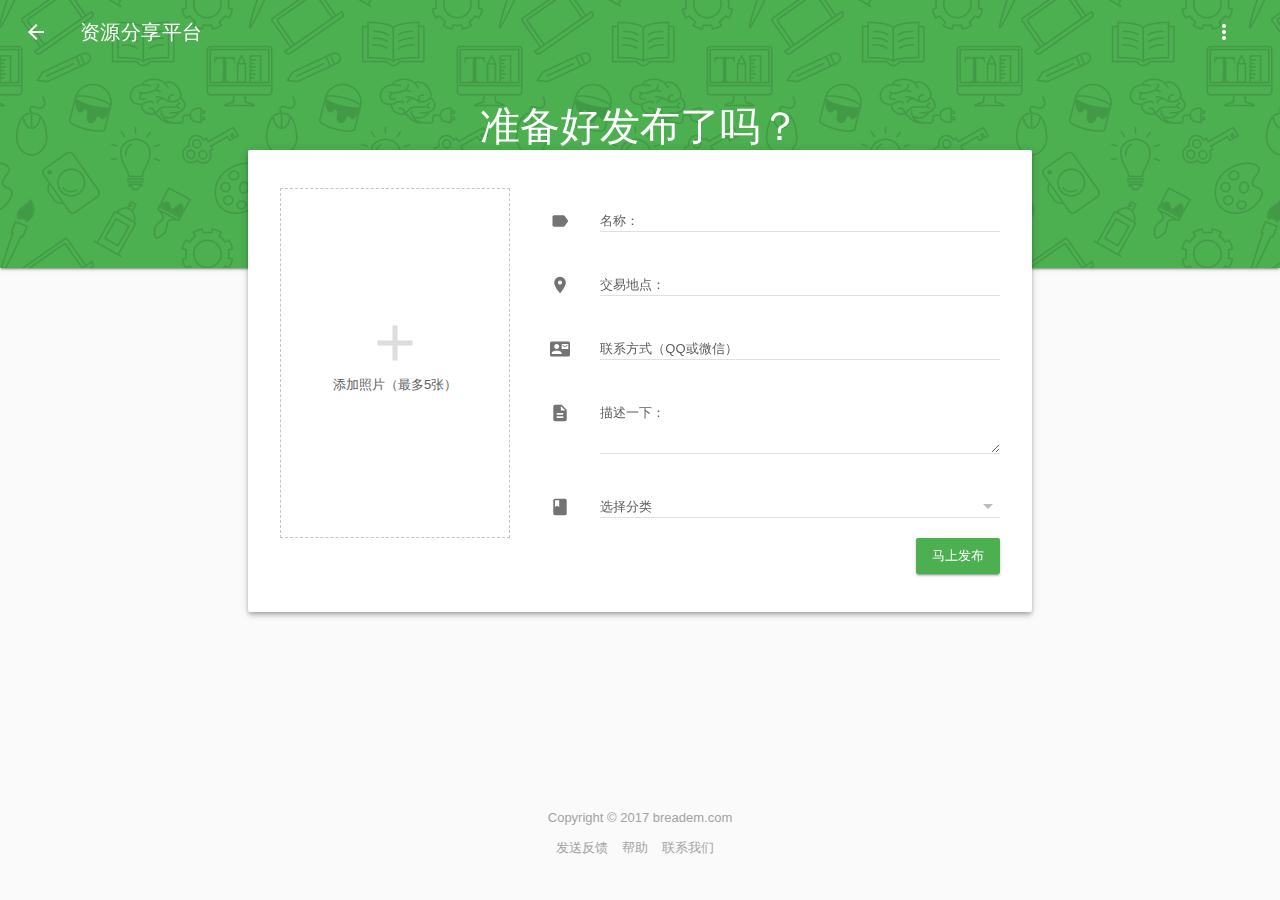
<file: templates/release_resource.html>
<!doctype html>
<html lang="en">
<head>
  <meta charset="UTF-8">
  <!-- <meta name="msapplication-tap-highlight" content="no" /> -->
  <meta name="viewport" content="width=device-width,initial-scale=1.0,minimum-scale=1.0,maximum-scale=1.0,user-scalable=no" />
  <meta http-equiv="X-UA-Compatible" content="IE=edge,chrome=1"/>
  <title>资源分享平台</title>
  <link rel="stylesheet" href="../static/css/material.min.css">
  <link rel="stylesheet" href="../static/css/material-icons.css">
  <link rel="stylesheet" href="../static/css/mdl-selectfield.min.css">
  <link rel="stylesheet" href="../static/css/dropzone.min.css">
  <link rel="stylesheet" href="../static/css/style.css">
  <style>
    
  </style>
</head>
<body name="drawer_visible">
<!-- Simple header with scrollable tabs. -->
<div class="mdl-layout mdl-js-layout mdl-layout--fixed-header" style="top: 0;">
  <header class="mdl-layout__header po-fi release_header">
    <div class="mdl-layout__header-row">
      <!-- Title -->
      <span class="mdl-layout-title mdl-layout--large-screen-only logo"><a href="index.html">资源分享平台</a></span>
      <div class="mdl-layout-spacer"></div>
      <!-- <div class="mdl-textfield mdl-js-textfield mdl-textfield--expandable mdl-textfield--floating-label mdl-textfield--align-right">
        <label class="mdl-button mdl-js-button mdl-button--icon" for="fixed-header-drawer-exp">
          <i class="material-icons">search</i>
        </label>
        <div class="mdl-textfield__expandable-holder">
          <input class="mdl-textfield__input" type="text" name="sample" id="fixed-header-drawer-exp">
        </div>
      </div> -->
      <button id="header-operate" class="mdl-button mdl-js-button mdl-button--icon">
        <i class="material-icons">more_vert</i>
      </button>
      <ul class="mdl-menu mdl-menu--bottom-right mdl-js-menu mdl-js-ripple-effect" for="header-operate">
        <li class="mdl-menu__item"><a href="javascript:void(0);">操作1</a></li>
        <li class="mdl-menu__item">其他操作</li>
      </ul>
    </div>
    <div class="mdl-header-bar">
      <h2 class="title">准备好发布了吗？</h2>
      <p class="sm-title">Created with by the fine folks at BEM</p>
    </div>
    <!-- Tabs -->
    <div class="mdl-layout__tab-bar mdl-js-ripple-effect">
      <!-- <a href="#scroll-tab-1" class="mdl-layout__tab is-active">全部</a>
      <a href="#scroll-tab-2" class="mdl-layout__tab">分类 1</a>
      <a href="#scroll-tab-3" class="mdl-layout__tab">分类 2</a>
      <a href="#scroll-tab-4" class="mdl-layout__tab">分类 3</a>
      <a href="#scroll-tab-5" class="mdl-layout__tab">分类 4</a>
      <a href="#scroll-tab-6" class="mdl-layout__tab">分类 5</a> -->
    </div>
    <!-- <div class="entrance m1140_entrance">
      <a class="mdl-button mdl-js-button mdl-button--fab mdl-js-ripple-effect mdl-button--colored mdl-shadow--6dp home-button" href="index.html">
        <i class="material-icons">arrow_back</i>
      </a>
    </div> -->
    <div class="mdl-layout__header-bg" style="background: url(../static/images/icon-seamless.png)"></div>
    <a class="mdl-js-button mdl-js-ripple-effect mdl-layout__drawer-button menu-button" href="index.html">
      <i class="material-icons">arrow_back</i>
    </a>
  </header>
  <div class="mdl-layout__drawer po-fi">
    <div class="userCenter">
      <div class="info">
        <div class="userImg"><a href="user.html"><img src="../static/images/user.jpg" alt=""></a></div>
        <p class="userName">ZHAO-Shaofeng</p>
        <p class="userEmail">bem.zhao@gmail.com</p>
        <button id="userOperate" class="mdl-button mdl-js-button mdl-button--icon userOperate">
          <i class="material-icons">arrow_drop_down</i>
        </button>
        <ul class="mdl-menu mdl-menu--bottom-right mdl-js-menu mdl-js-ripple-effect userOperate-ul" for="userOperate">
          <li class="mdl-menu__item"><a href="javascript:void(0);"></a>退出登录</li>
        </ul>
      </div>
      <img src="../static/images/material/banner17.png" alt="" class="user_bg_img">
    </div>
    <div class="nav_drawer">
      <nav class="mdl-navigation">
        <a class="mdl-js-button mdl-js-ripple-effect mdl-navigation__link" href="index.html"><i class="material-icons">home</i>首页</a>
        <a class="mdl-js-button mdl-js-ripple-effect mdl-navigation__link" href="user_myrelease.html"><i class="material-icons">shopping_cart</i>我的发布</a>
        <a class="mdl-js-button mdl-js-ripple-effect mdl-navigation__link" href=""><i class="material-icons">star</i>我的收藏</a>
        <a class="mdl-js-button mdl-js-ripple-effect mdl-navigation__link" href="user_chat.html"><i class="material-icons">forum</i>消息</a>
        <div class="mdl-navigation__link-line"></div>
        <a class="mdl-js-button mdl-js-ripple-effect mdl-navigation__link" href=""><i class="material-icons">fingerprint</i>认证</a>
        <a class="mdl-js-button mdl-js-ripple-effect mdl-navigation__link" href=""><i class="material-icons">settings</i>设置</a>
      </nav>
    </div>
  </div>
  <main class="mdl-layout__content"></main>
</div>

<div class="flex-content">
  <div class="popUps_box mdl-grid mdl-shadow--4dp">
    <form action="#">
      <!-- <p class="popUps_title">准备好发布了吗？</p> -->
      <div id="dropzone" class="dropzone">
        <div class="dz-default dz-message">
          <span class="material-icons">add</span>
          <p>添加照片（最多5张）</p>
        </div>
      </div>
      <div class="form_body">
        <div class="mdl-textfield mdl-js-textfield mdl-textfield--floating-label full">
          <i class="material-icons icons">label</i>
          <input class="mdl-textfield__input" type="text" id="res_name">
          <label class="mdl-textfield__label" for="res_name">名称：</label>
        </div>
        <div class="mdl-textfield mdl-js-textfield mdl-textfield--floating-label full">
          <i class="material-icons icons">place</i>
          <input class="mdl-textfield__input" type="text" id="res_place">
          <label class="mdl-textfield__label" for="res_place">交易地点：</label>
        </div>
        <div class="mdl-textfield mdl-js-textfield mdl-textfield--floating-label full">
          <i class="material-icons icons">contact_mail</i>
          <input class="mdl-textfield__input" type="text" id="res_way">
          <label class="mdl-textfield__label" for="res_way">联系方式（QQ或微信）</label>
        </div>
        <div class="mdl-textfield mdl-js-textfield mdl-textfield--floating-label full">
          <i class="material-icons icons">description</i>
          <textarea class="mdl-textfield__input" type="text" rows= "3" id="res_description" ></textarea>
          <label class="mdl-textfield__label" for="res_description">描述一下：</label>
        </div>
        <div class="mdl-selectfield mdl-js-selectfield mdl-selectfield--floating-label full">
          <i class="material-icons icons">class</i>
          <select id="res_classify" class="mdl-selectfield__select">
            <option value=""></option>
            <option value="option1">分类 1</option>
            <option value="option2">分类 2</option>
            <option value="option2">分类 2</option>
          </select>
          <div class="mdl-selectfield__icon pd0"><i class="material-icons">arrow_drop_down</i></div>
          <label class="mdl-selectfield__label" for="res_classify">选择分类</label>
        </div>
      </div><!--form_body end-->
      <div class="full">
        <button class="mdl-button mdl-js-button mdl-button--raised mdl-button--colored mdl-js-ripple-effect pull-right form_submit" type="button">
          马上发布
        </button>
      </div>
    </form>
  </div>
</div>

<footer id="footer">
    Copyright &copy; 2017 breadem.com
    
    <ul class="f-menu">
        <li><a href="#">发送反馈</a></li>
        <li><a href="#">帮助</a></li>
        <li><a href="#">联系我们</a></li>
    </ul>
</footer>


<script src="../static/js/jquery-1.11.3.min.js"></script>
<script src="../static/js/material.min.js"></script>
<script src="../static/js/mdl-selectfield.min.js"></script>
<script src="../static/js/dropzone.min.js"></script>
<script src="../static/js/main.js"></script>
<script>
    Dropzone.autoDiscover = false;
    $("#dropzone").dropzone({
      url: "/upload",
      method:"post",
      maxFiles: 10,
      // clickable: "#dropzone_btn",
      addRemoveLinks: true,
    });
</script>
<script>
</script>
</body>
</html>
</file>
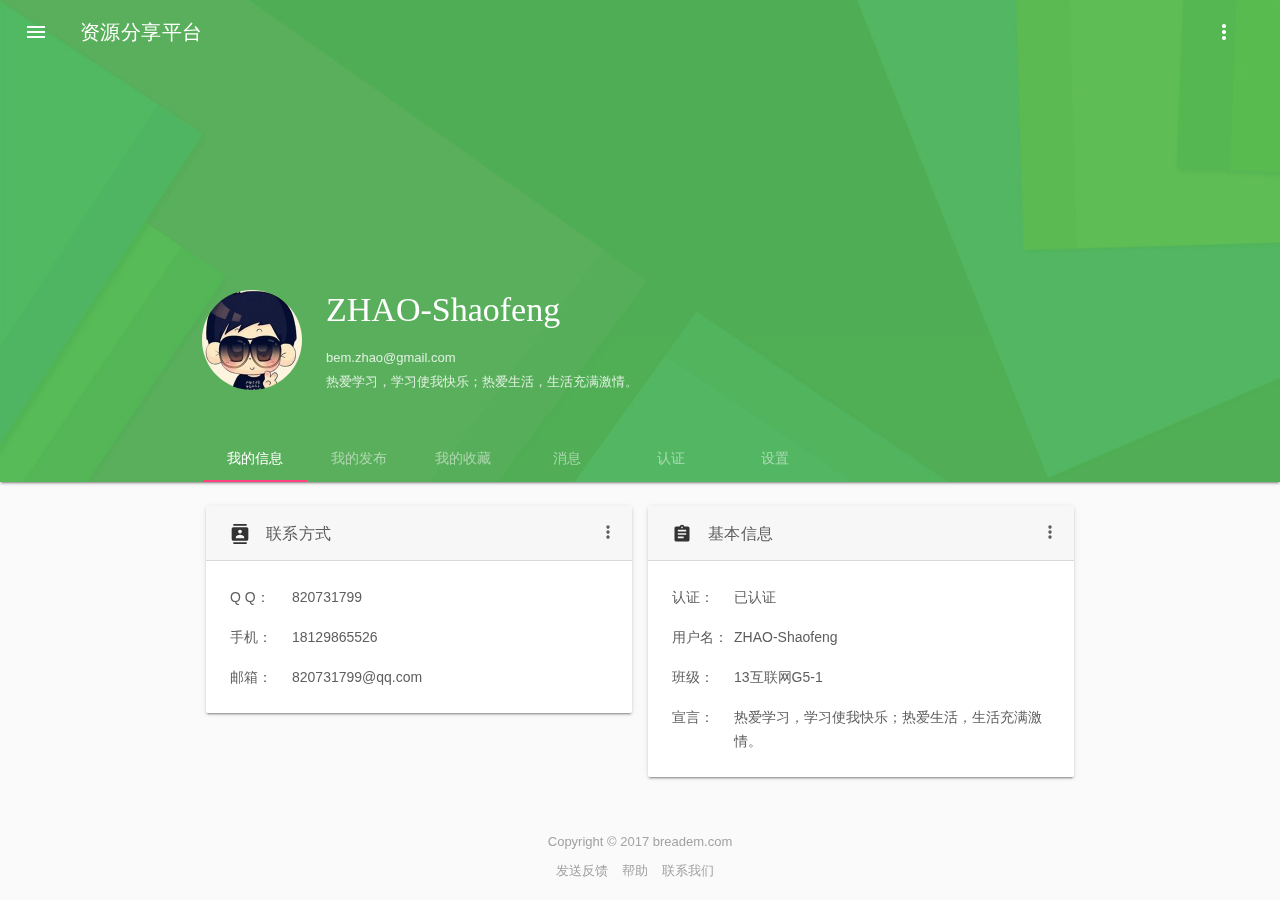
<file: templates/user.html>
<!doctype html>
<html lang="en">
<head>
  <meta charset="UTF-8">
  <!-- <meta name="msapplication-tap-highlight" content="no" /> -->
  <meta name="viewport" content="width=device-width,initial-scale=1.0,minimum-scale=1.0,maximum-scale=1.0,user-scalable=no" />
  <meta http-equiv="X-UA-Compatible" content="IE=edge,chrome=1"/>
  <title>资源分享平台</title>
  <link rel="stylesheet" href="../static/css/material.min.css">
  <link rel="stylesheet" href="../static/css/material-icons.css">
  <link rel="stylesheet" href="../static/css/mdl-selectfield.min.css">
  <link rel="stylesheet" href="../static/css/style.css">
</head>
<body name="drawer_visible">
<!-- Simple header with scrollable tabs. -->
<div id="scroll-main" class="mdl-layout mdl-js-layout po-fi">
  <header class="mdl-layout__header mdl-shadow--2dp po-re usermain_header mdl-layout__header--scroll">
    <div class="mdl-layout__header-row po-fi high-layer">
      <!-- Title -->
      <span class="mdl-layout-title mdl-layout--large-screen-only logo"><a href="index.html">资源分享平台</a></span>
      <div class="mdl-layout-spacer"></div>
      <!-- <div class="mdl-textfield mdl-js-textfield mdl-textfield--expandable mdl-textfield--floating-label mdl-textfield--align-right">
        <label class="mdl-button mdl-js-button mdl-button--icon" for="fixed-header-drawer-exp">
          <i class="material-icons">search</i>
        </label>
        <div class="mdl-textfield__expandable-holder">
          <input class="mdl-textfield__input" type="text" name="sample" id="fixed-header-drawer-exp">
        </div>
      </div> -->
      <button id="header-operate" class="mdl-button mdl-js-button mdl-button--icon">
        <i class="material-icons">more_vert</i>
      </button>
      <ul class="mdl-menu mdl-menu--bottom-right mdl-js-menu mdl-js-ripple-effect" for="header-operate">
        <li class="mdl-menu__item"><a href="javascript:void(0);">操作1</a></li>
        <li class="mdl-menu__item">其他操作</li>
      </ul>
      <div id="header-gopactiy" class="mdl-fixed-header-bg"></div>
    </div>
    <div id="userbar-gopactiy" class="mdl-header-userbar">
      <div class="container">
        <div class="flexshow">
          <div class="userhead"><img src="../static/images/user.jpg" alt=""></div>
          <div class="userinfo">
            <h3 class="name">ZHAO-Shaofeng</h3>
            <p class="email">bem.zhao@gmail.com</p>
            <p class="sign">热爱学习，学习使我快乐；热爱生活，生活充满激情。</p>
          </div>
        </div>
      </div>
    </div>
    <!-- Tabs -->
    <div class="mdl-layout__tab-bar mdl-js-ripple-effect mdl-layout__tab-userbar">
      <a href="javascript:void(0);" class="mdl-layout__tab is-active">我的信息</a>        <!-- href="#user_panel_myinfo" -->
      <a href="user_myrelease.html" class="mdl-layout__tab">我的发布</a>                                     <!-- href="#user_panel_myrelease" -->
      <a href="" class="mdl-layout__tab">我的收藏</a>                                     <!-- href="#user_panel_mylike" -->
      <a href="user_chat.html" class="mdl-layout__tab">消息</a>                           <!-- href="#user_panel_chat" -->
      <a href="" class="mdl-layout__tab">认证</a>                                         <!-- href="#user_panel_attest" -->
      <a href="" class="mdl-layout__tab">设置</a>                                         <!-- href="#user_panel_setting" -->
    </div>
    <!--<div class="entrance">
      <a class="mdl-button mdl-js-button mdl-button--fab mdl-js-ripple-effect mdl-button--colored mdl-shadow--4dp home-button" href="release.html">
        <i class="material-icons">add</i>
      </a>
    </div> -->
    <div class="mdl-layout__header--userbg mainuser_bg"><!-- <img src="../static/images/banner/banner1.jpg" alt=""> --></div>
    <div class="mdl-js-button mdl-js-ripple-effect mdl-layout__drawer-button menu-button po-fi">
      <i class="material-icons">menu</i>
    </div>
  </header>
  <div class="mdl-layout__drawer po-fi">    <!--Left slip-->
    <div class="userCenter">
      <div class="info">
        <div class="userImg"><a href="javascript:void(0);"><img src="../static/images/user.jpg" alt=""></a></div>
        <p class="userName">ZHAO-Shaofeng</p>
        <p class="userEmail">bem.zhao@gmail.com</p>
        <button id="userOperate" class="mdl-button mdl-js-button mdl-button--icon userOperate">
          <i class="material-icons">arrow_drop_down</i>
        </button>
        <ul class="mdl-menu mdl-menu--bottom-right mdl-js-menu mdl-js-ripple-effect userOperate-ul" for="userOperate">
          <li class="mdl-menu__item"><a href="javascript:void(0);"></a>退出登录</li>
        </ul>
      </div>
      <img src="../static/images/material/banner17.png" alt="" class="user_bg_img">
    </div>
    <div class="nav_drawer">
      <nav class="mdl-navigation">
        <a class="mdl-js-button mdl-js-ripple-effect mdl-navigation__link" href="index.html"><i class="material-icons">home</i>首页</a>
        <a class="mdl-js-button mdl-js-ripple-effect mdl-navigation__link" href=""><i class="material-icons">shopping_cart</i>我的发布</a>
        <a class="mdl-js-button mdl-js-ripple-effect mdl-navigation__link" href=""><i class="material-icons">star</i>我的收藏</a>
        <a class="mdl-js-button mdl-js-ripple-effect mdl-navigation__link" href="user_chat.html"><i class="material-icons">forum</i>消息</a>
        <div class="mdl-navigation__link-line"></div>
        <a class="mdl-js-button mdl-js-ripple-effect mdl-navigation__link" href=""><i class="material-icons">fingerprint</i>认证</a>
        <a class="mdl-js-button mdl-js-ripple-effect mdl-navigation__link" href=""><i class="material-icons">settings</i>设置</a>
      </nav>
    </div>
  </div>
  <main class="mdl-layout__content usermain_content">
    <section class="mdl-layout__tab-panel is-active" id="user_panel_myinfo">
      <div class="page-content"><!-- Your user_panel_myinfo goes here -->
        <div class="container user_container">
          <div class="mdl-grid">
            <div class="mdl-card mdl-cell mdl-cell--6-col-desktop mdl-cell--4-col-tablet mdl-shadow--2dp mdl-cell--top myProfile-card">
              <div class="card-header">
                <h5><i class="material-icons">contacts</i><span>联系方式</span></h5>
                <button id="myProfile-menu1" class="mdl-button mdl-js-button mdl-button--icon myProfile-menu">
                  <i class="material-icons">more_vert</i>
                </button>
                <ul class="mdl-menu mdl-menu--bottom-right mdl-js-menu mdl-js-ripple-effect" for="myProfile-menu1">
                  <li class="mdl-menu__item">修改</li>
                </ul>
              </div><!--card-header end-->
              <div class="card-body">
                <p>
                  <label>Q Q：</label>
                  <span>820731799</span>
                </p>
                <p>
                  <label>手机：</label>
                  <span>18129865526</span>
                </p>
                <p>
                  <label>邮箱：</label>
                  <span>820731799@qq.com</span>
                </p>
              </div><!--card-body end-->
            </div><!--mdl-6-col end-->
            <div class="mdl-card mdl-cell mdl-cell--6-col-desktop mdl-cell--4-col-tablet mdl-shadow--2dp mdl-cell--top myProfile-card">
              <div class="card-header">
                <h5><i class="material-icons">assignment</i><span>基本信息</span></h5>
                <button id="myProfile-menu2" class="mdl-button mdl-js-button mdl-button--icon myProfile-menu">
                  <i class="material-icons">more_vert</i>
                </button>
                <ul class="mdl-menu mdl-menu--bottom-right mdl-js-menu mdl-js-ripple-effect" for="myProfile-menu2">
                  <li class="mdl-menu__item">修改</li>
                </ul>
              </div><!--card-header end-->
              <div class="card-body">
                <p>
                  <label>认证：</label>
                  <span>已认证</span>
                </p>
                <p>
                  <label>用户名：</label>
                  <span>ZHAO-Shaofeng</span>
                </p>
                <p>
                  <label>班级：</label>
                  <span>13互联网G5-1</span>
                </p>
                <p>
                  <label>宣言：</label>
                  <span>热爱学习，学习使我快乐；热爱生活，生活充满激情。</span>
                </p>
              </div><!--card-body end-->
            </div><!--mdl-6-col end-->
          </div><!--mdl-grid end-->
        </div><!--container end-->
        <!-- <div style="height: 1000px;"></div> -->
      </div>
    </section>
    <section class="mdl-layout__tab-panel" id="user_panel_myrelease">
      <div class="page-content"><!-- Your user_panel_myrelease goes here --></div>
    </section>
    <section class="mdl-layout__tab-panel" id="user_panel_mylike">
      <div class="page-content"><!-- Your user_panel_mylike goes here --></div>
    </section>
    <section class="mdl-layout__tab-panel" id="user_panel_chat">
      <div class="page-content"><!-- Your user_panel_chat goes here --></div>
    </section>
    <section class="mdl-layout__tab-panel" id="user_panel_attest">
      <div class="page-content"><!-- Your user_panel_attest goes here --></div>
    </section>
    <section class="mdl-layout__tab-panel" id="user_panel_setting">
      <div class="page-content"><!-- Your user_panel_setting goes here --></div>
    </section>
    <footer id="footer">
        Copyright &copy; 2017 breadem.com
        
        <ul class="f-menu">
            <li><a href="#">发送反馈</a></li>
            <li><a href="#">帮助</a></li>
            <li><a href="#">联系我们</a></li>
        </ul>
    </footer>
  </main>
</div>


<script src="../static/js/jquery-1.11.3.min.js"></script>
<script src="../static/js/material.min.js"></script>
<script src="../static/js/mdl-selectfield.min.js"></script>
<script src="../static/js/main.js"></script>
</body>
</html>
</file>
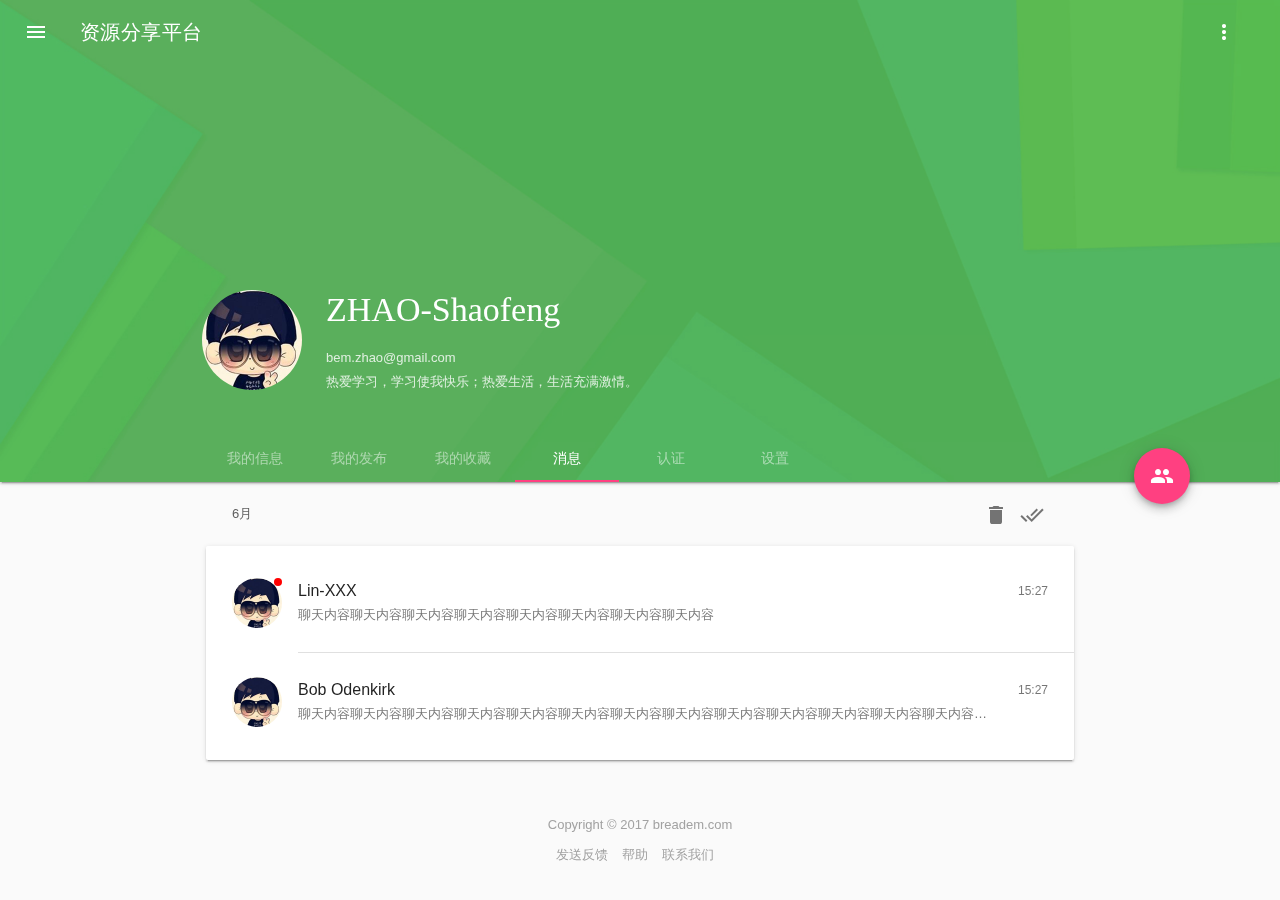
<file: templates/user_chat.html>
<!doctype html>
<html lang="en">
<head>
  <meta charset="UTF-8">
  <!-- <meta name="msapplication-tap-highlight" content="no" /> -->
  <meta name="viewport" content="width=device-width,initial-scale=1.0,minimum-scale=1.0,maximum-scale=1.0,user-scalable=no" />
  <meta http-equiv="X-UA-Compatible" content="IE=edge,chrome=1"/>
  <title>资源分享平台</title>
  <link rel="stylesheet" href="../static/css/material.min.css">
  <link rel="stylesheet" href="../static/css/material-icons.css">
  <!-- <link rel="stylesheet" href="https://fonts.googleapis.com/icon?family=Material+Icons"> -->
  <link rel="stylesheet" href="../static/css/mdl-selectfield.min.css">
  <link rel="stylesheet" href="../static/css/style.css">
</head>
<body name="drawer_visible">
<!-- Simple header with scrollable tabs. -->
<div id="scroll-main" class="mdl-layout mdl-js-layout po-fi">
  <header class="mdl-layout__header mdl-shadow--2dp po-re usermain_header mdl-layout__header--scroll">
    <div class="mdl-layout__header-row po-fi high-layer">
      <!-- Title -->
      <span class="mdl-layout-title mdl-layout--large-screen-only logo"><a href="index.html">资源分享平台</a></span>
      <div class="mdl-layout-spacer"></div>
      <!-- <div class="mdl-textfield mdl-js-textfield mdl-textfield--expandable mdl-textfield--floating-label mdl-textfield--align-right">
        <label class="mdl-button mdl-js-button mdl-button--icon" for="fixed-header-drawer-exp">
          <i class="material-icons">search</i>
        </label>
        <div class="mdl-textfield__expandable-holder">
          <input class="mdl-textfield__input" type="text" name="sample" id="fixed-header-drawer-exp">
        </div>
      </div> -->
      <button id="header-operate" class="mdl-button mdl-js-button mdl-button--icon">
        <i class="material-icons">more_vert</i>
      </button>
      <ul class="mdl-menu mdl-menu--bottom-right mdl-js-menu mdl-js-ripple-effect" for="header-operate">
        <li class="mdl-menu__item"><a href="javascript:void(0);">操作1</a></li>
        <li class="mdl-menu__item">其他操作</li>
      </ul>
      <div id="header-gopactiy" class="mdl-fixed-header-bg"></div>
    </div>
    <div id="userbar-gopactiy" class="mdl-header-userbar">
      <div class="container">
        <div class="flexshow">
          <div class="userhead"><img src="../static/images/user.jpg" alt=""></div>
          <div class="userinfo">
            <h3 class="name">ZHAO-Shaofeng</h3>
            <p class="email">bem.zhao@gmail.com</p>
            <p class="sign">热爱学习，学习使我快乐；热爱生活，生活充满激情。</p>
          </div>
        </div>
      </div>
    </div>
    <!-- Tabs -->
    <div class="mdl-layout__tab-bar mdl-js-ripple-effect mdl-layout__tab-userbar">
      <a href="user.html" class="mdl-layout__tab">我的信息</a>
      <a href="user_myrelease.html" class="mdl-layout__tab">我的发布</a>
      <a href="" class="mdl-layout__tab">我的收藏</a>
      <a href="javascript:void(0);" class="mdl-layout__tab is-active">消息</a>
      <a href="" class="mdl-layout__tab">认证</a>
      <a href="" class="mdl-layout__tab">设置</a>
      <div id="right_slip_btn" class="mdl-button mdl-js-button mdl-button--fab mdl-js-ripple-effect mdl-button--colored mdl-shadow--6dp">
        <i class="material-icons">group</i>
      </div>
    </div>
    <div class="mdl-layout__header--userbg mainuser_bg"><!-- <img src="../static/images/banner/banner1.jpg" alt=""> --></div>
    <div class="mdl-js-button mdl-js-ripple-effect mdl-layout__drawer-button menu-button po-fi">
      <i class="material-icons">menu</i>
    </div>
  </header>
  <div class="mdl-layout__drawer po-fi right_slip">     <!--Right slip-->
    <div class="mdl-tabs mdl-js-tabs mdl-js-ripple-effect">
      <div class="mdl-tabs__tab-bar">
        <a href="#silp-panel1" class="mdl-tabs__tab is-active">分类1</a>
        <a href="#silp-panel2" class="mdl-tabs__tab">分类2</a>
        <a href="#silp-panel3" class="mdl-tabs__tab">分类3</a>
      </div>
      <div class="mdl-tabs__panel is-active" id="silp-panel1">
        <ul class="mdl-list full user_list">
          <li class="mdl-list__item mdl-list__item--two-line">
            <div class="mdl-list__item-primary-content full">
              <i class="mdl-list__item-avatar"><img src="../static/images/user.jpg" alt=""></i>
              <p class="mdl-list__item-title">ZHAO-Shaofeng</p>
            </div>
          </li>
          <li class="mdl-list__item mdl-list__item--two-line">
            <div class="mdl-list__item-primary-content full">
              <i class="mdl-list__item-avatar"><img src="../static/images/user.jpg" alt=""></i>
              <p class="mdl-list__item-title">LIN-XXX</p>
            </div>
          </li>
          <li class="mdl-list__item mdl-list__item--two-line">
            <div class="mdl-list__item-primary-content full">
              <i class="mdl-list__item-avatar"><img src="../static/images/user.jpg" alt=""></i>
              <p class="mdl-list__item-title">LIN-XXX</p>
            </div>
          </li>
        </ul>
      </div><!--silp-panel1 end-->
      <div class="mdl-tabs__panel" id="silp-panel2">
        <ul class="mdl-list full">
          <li class="mdl-list__item mdl-list__item--two-line has-news">
            <div class="mdl-list__item-primary-content full">
              <i class="mdl-list__item-avatar"><img src="../static/images/user.jpg" alt=""></i>
              <p class="mdl-list__item-title">ZHAO-Shaofeng</p>
              <p class="mdl-list__item-sub-title">聊天内容正文正文正文</p>
            </div>
            <span class="mdl-list__item-secondary-content">
              <span class="mdl-list__item-secondary-info">20:03</span>
            </span>
          </li>
          <li class="mdl-list__item mdl-list__item--two-line">
            <div class="mdl-list__item-primary-content full">
              <i class="mdl-list__item-avatar"><img src="../static/images/user.jpg" alt=""></i>
              <p class="mdl-list__item-title">LIN-XXX</p>
              <p class="mdl-list__item-sub-title">聊天内容正文正文正文</p>
            </div>
            <span class="mdl-list__item-secondary-content">
              <span class="mdl-list__item-secondary-info">15:27</span>
            </span>
          </li>
        </ul>
      </div><!--silp-panel2 end-->
      <div class="mdl-tabs__panel" id="silp-panel3">
        <ul>
          <li>Viserys</li>
          <li>Daenerys</li>
        </ul>
      </div><!--silp-panel3 end-->
    </div><!--mdl-tabs end-->
  </div><!--right_slip end-->
  <div class="mdl-layout__drawer po-fi">    <!--Left slip-->
    <div class="userCenter">
      <div class="info">
        <div class="userImg"><a href="javascript:void(0);"><img src="../static/images/user.jpg" alt=""></a></div>
        <p class="userName">ZHAO-Shaofeng</p>
        <p class="userEmail">bem.zhao@gmail.com</p>
        <button id="userOperate" class="mdl-button mdl-js-button mdl-button--icon userOperate">
          <i class="material-icons">arrow_drop_down</i>
        </button>
        <ul class="mdl-menu mdl-menu--bottom-right mdl-js-menu mdl-js-ripple-effect userOperate-ul" for="userOperate">
          <li class="mdl-menu__item"><a href="javascript:void(0);"></a>退出登录</li>
        </ul>
      </div>
      <img src="../static/images/material/banner17.png" alt="" class="user_bg_img">
    </div>
    <div class="nav_drawer">
      <nav class="mdl-navigation">
        <a class="mdl-js-button mdl-js-ripple-effect mdl-navigation__link" href="index.html"><i class="material-icons">home</i>首页</a>
        <a class="mdl-js-button mdl-js-ripple-effect mdl-navigation__link" href="user_myrelease.html"><i class="material-icons">shopping_cart</i>我的发布</a>
        <a class="mdl-js-button mdl-js-ripple-effect mdl-navigation__link" href=""><i class="material-icons">star</i>我的收藏</a>
        <a class="mdl-js-button mdl-js-ripple-effect mdl-navigation__link active" href="javascript:void(0);"><i class="material-icons">forum</i>消息</a>
        <div class="mdl-navigation__link-line"></div>
        <a class="mdl-js-button mdl-js-ripple-effect mdl-navigation__link" href=""><i class="material-icons">fingerprint</i>认证</a>
        <a class="mdl-js-button mdl-js-ripple-effect mdl-navigation__link" href=""><i class="material-icons">settings</i>设置</a>
      </nav>
    </div>
  </div>
  <main class="mdl-layout__content usermain_content">
    <section class="mdl-layout__tab-panel" id="user_panel_myinfo">
      <div class="page-content"><!-- Your user_panel_myinfo goes here --></div>
    </section>
    <section class="mdl-layout__tab-panel" id="user_panel_myrelease">
      <div class="page-content"><!-- Your user_panel_myrelease goes here --></div>
    </section>
    <section class="mdl-layout__tab-panel" id="user_panel_mylike">
      <div class="page-content"><!-- Your user_panel_mylike goes here --></div>
    </section>
    <section class="mdl-layout__tab-panel is-active" id="user_panel_chat">
      <div class="page-content"><!-- Your user_panel_chat goes here -->
        <div class="container user_container">
          <div class="mdl-grid">
            <div class="mdl-cell mdl-cell--12-col subheaders">
              <span class="pull-left">6月</span>
              <button class="mdl-button mdl-js-button mdl-js-ripple-effect mdl-button--icon">
                <i class="material-icons">delete_sweep</i>
              </button>
              <button class="mdl-button mdl-js-button mdl-js-ripple-effect mdl-button--icon">
                <i class="material-icons">done_all</i>
              </button>
            </div>
            <div class="mdl-card mdl-cell mdl-cell--12-col mdl-shadow--2dp mdl-cell--top user-card">
              <ul class="user_chat_list-main">
                
                <li class="list-item has-news">
                  <a href="chatroom.html">
                    <div class="list-item-avatar"><img src="../static/images/user.jpg" alt=""></div>
                    <div class="list-item-content">
                      <p class="item-title">Lin-XXX</p>
                      <p class="item-sub-title">聊天内容聊天内容聊天内容聊天内容聊天内容聊天内容聊天内容聊天内容</p>
                    </div>
                    <span class="secondary-content">
                      <span class="secondary-info">15:27</span>
                    </span>
                  </a>
                </li>
                <li class="list-item">
                  <a href="">
                    <div class="list-item-avatar"><img src="../static/images/user.jpg" alt=""></div>
                    <div class="list-item-content">
                      <p class="item-title">Bob Odenkirk</p>
                      <p class="item-sub-title">聊天内容聊天内容聊天内容聊天内容聊天内容聊天内容聊天内容聊天内容聊天内容聊天内容聊天内容聊天内容聊天内容聊天内容聊天内容聊天内容聊天内容聊天内容聊天内容聊天内容聊天内容聊天内容聊天内容聊天内容</p>
                    </div>
                    <span class="secondary-content">
                      <span class="secondary-info">15:27</span>
                    </span>
                  </a>
                </li>

              </ul>
            </div>
          </div><!--mdl-grid end-->
        </div>
      </div>
    </section>
    <section class="mdl-layout__tab-panel" id="user_panel_attest">
      <div class="page-content"><!-- Your user_panel_attest goes here --></div>
    </section>
    <section class="mdl-layout__tab-panel" id="user_panel_setting">
      <div class="page-content"><!-- Your user_panel_setting goes here --></div>
    </section>
    <footer id="footer">
        Copyright &copy; 2017 breadem.com
        
        <ul class="f-menu">
            <li><a href="#">发送反馈</a></li>
            <li><a href="#">帮助</a></li>
            <li><a href="#">联系我们</a></li>
        </ul>
    </footer>
  </main>
  <div class="right_silp__obfuscator"></div>
</div>


<script src="../static/js/jquery-1.11.3.min.js"></script>
<script src="../static/js/material.min.js"></script>
<script src="../static/js/mdl-selectfield.min.js"></script>
<script src="../static/js/main.js"></script>
</body>
</html>
</file>
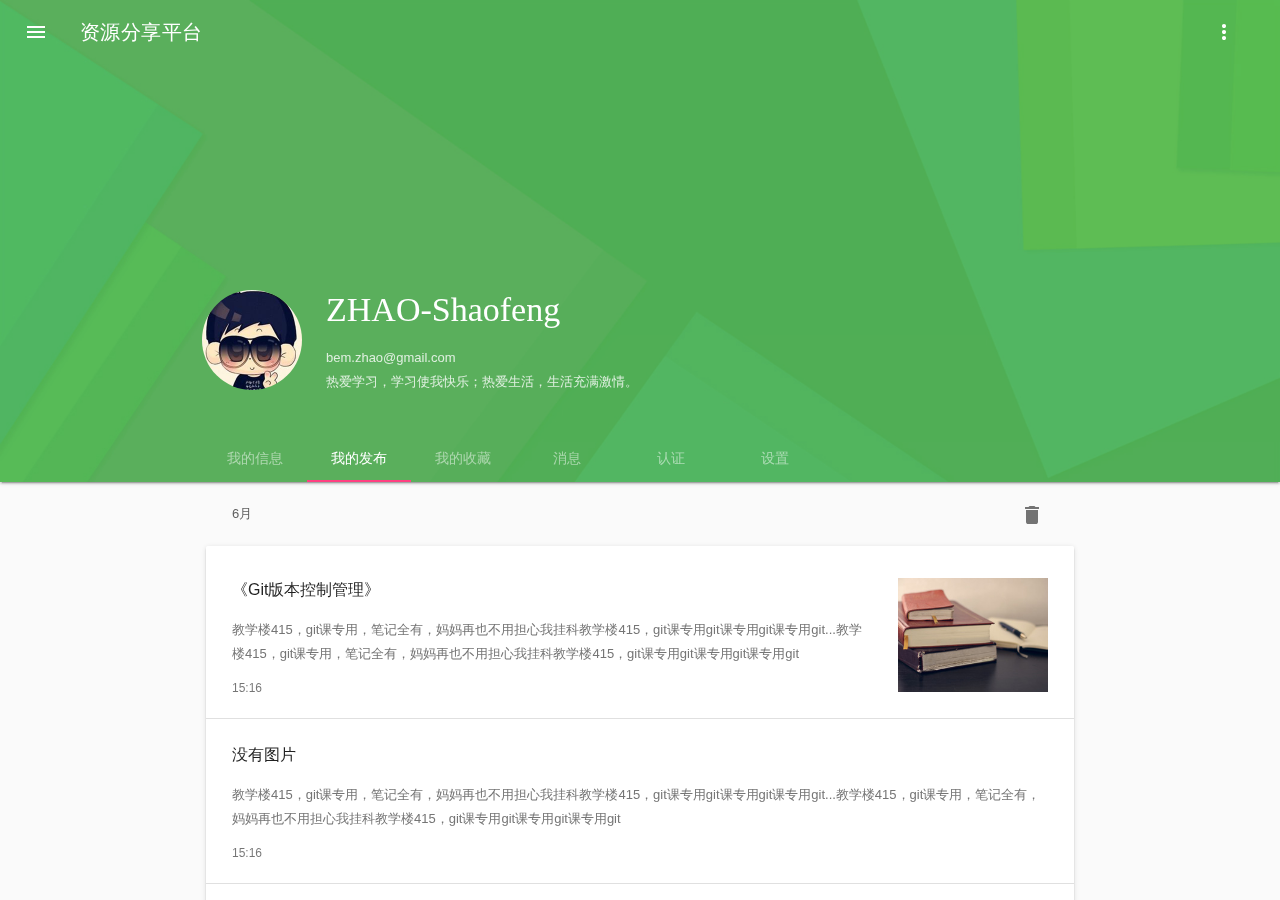
<file: templates/user_myrelease.html>
<!doctype html>
<html lang="en">
<head>
  <meta charset="UTF-8">
  <!-- <meta name="msapplication-tap-highlight" content="no" /> -->
  <meta name="viewport" content="width=device-width,initial-scale=1.0,minimum-scale=1.0,maximum-scale=1.0,user-scalable=no" />
  <meta http-equiv="X-UA-Compatible" content="IE=edge,chrome=1"/>
  <title>资源分享平台</title>
  <link rel="stylesheet" href="../static/css/material.min.css">
  <link rel="stylesheet" href="../static/css/material-icons.css">
  <link rel="stylesheet" href="../static/css/mdl-selectfield.min.css">
  <link rel="stylesheet" href="../static/css/style.css">
</head>
<body name="drawer_visible">
<!-- Simple header with scrollable tabs. -->
<div id="scroll-main" class="mdl-layout mdl-js-layout po-fi">
  <header class="mdl-layout__header mdl-shadow--2dp po-re usermain_header mdl-layout__header--scroll">
    <div class="mdl-layout__header-row po-fi high-layer">
      <!-- Title -->
      <span class="mdl-layout-title mdl-layout--large-screen-only logo"><a href="index.html">资源分享平台</a></span>
      <div class="mdl-layout-spacer"></div>
      <!-- <div class="mdl-textfield mdl-js-textfield mdl-textfield--expandable mdl-textfield--floating-label mdl-textfield--align-right">
        <label class="mdl-button mdl-js-button mdl-button--icon" for="fixed-header-drawer-exp">
          <i class="material-icons">search</i>
        </label>
        <div class="mdl-textfield__expandable-holder">
          <input class="mdl-textfield__input" type="text" name="sample" id="fixed-header-drawer-exp">
        </div>
      </div> -->
      <button id="header-operate" class="mdl-button mdl-js-button mdl-button--icon">
        <i class="material-icons">more_vert</i>
      </button>
      <ul class="mdl-menu mdl-menu--bottom-right mdl-js-menu mdl-js-ripple-effect" for="header-operate">
        <li class="mdl-menu__item"><a href="javascript:void(0);">操作1</a></li>
        <li class="mdl-menu__item">其他操作</li>
      </ul>
      <div id="header-gopactiy" class="mdl-fixed-header-bg"></div>
    </div>
    <div id="userbar-gopactiy" class="mdl-header-userbar">
      <div class="container">
        <div class="flexshow">
          <div class="userhead"><img src="../static/images/user.jpg" alt=""></div>
          <div class="userinfo">
            <h3 class="name">ZHAO-Shaofeng</h3>
            <p class="email">bem.zhao@gmail.com</p>
            <p class="sign">热爱学习，学习使我快乐；热爱生活，生活充满激情。</p>
          </div>
        </div>
      </div>
    </div>
    <!-- Tabs -->
    <div class="mdl-layout__tab-bar mdl-js-ripple-effect mdl-layout__tab-userbar">
      <a href="user.html" class="mdl-layout__tab">我的信息</a>        <!-- href="#user_panel_myinfo" -->
      <a href="javascript:void(0);" class="mdl-layout__tab is-active">我的发布</a>                                     <!-- href="#user_panel_myrelease" -->
      <a href="" class="mdl-layout__tab">我的收藏</a>                                     <!-- href="#user_panel_mylike" -->
      <a href="user_chat.html" class="mdl-layout__tab">消息</a>                           <!-- href="#user_panel_chat" -->
      <a href="" class="mdl-layout__tab">认证</a>                                         <!-- href="#user_panel_attest" -->
      <a href="" class="mdl-layout__tab">设置</a>                                         <!-- href="#user_panel_setting" -->
    </div>
    <!--<div class="entrance">
      <a class="mdl-button mdl-js-button mdl-button--fab mdl-js-ripple-effect mdl-button--colored mdl-shadow--4dp home-button" href="release.html">
        <i class="material-icons">add</i>
      </a>
    </div> -->
    <div class="mdl-layout__header--userbg mainuser_bg"><!-- <img src="../static/images/banner/banner1.jpg" alt=""> --></div>
    <div class="mdl-js-button mdl-js-ripple-effect mdl-layout__drawer-button menu-button po-fi">
      <i class="material-icons">menu</i>
    </div>
  </header>
  <div class="mdl-layout__drawer po-fi">    <!--Left slip-->
    <div class="userCenter">
      <div class="info">
        <div class="userImg"><a href="javascript:void(0);"><img src="../static/images/user.jpg" alt=""></a></div>
        <p class="userName">ZHAO-Shaofeng</p>
        <p class="userEmail">bem.zhao@gmail.com</p>
        <button id="userOperate" class="mdl-button mdl-js-button mdl-button--icon userOperate">
          <i class="material-icons">arrow_drop_down</i>
        </button>
        <ul class="mdl-menu mdl-menu--bottom-right mdl-js-menu mdl-js-ripple-effect userOperate-ul" for="userOperate">
          <li class="mdl-menu__item"><a href="javascript:void(0);"></a>退出登录</li>
        </ul>
      </div>
      <img src="../static/images/material/banner17.png" alt="" class="user_bg_img">
    </div>
    <div class="nav_drawer">
      <nav class="mdl-navigation">
        <a class="mdl-js-button mdl-js-ripple-effect mdl-navigation__link" href="index.html"><i class="material-icons">home</i>首页</a>
        <a class="mdl-js-button mdl-js-ripple-effect mdl-navigation__link active" href="javascript:void(0);"><i class="material-icons">shopping_cart</i>我的发布</a>
        <a class="mdl-js-button mdl-js-ripple-effect mdl-navigation__link" href=""><i class="material-icons">star</i>我的收藏</a>
        <a class="mdl-js-button mdl-js-ripple-effect mdl-navigation__link" href="user_chat.html"><i class="material-icons">forum</i>消息</a>
        <div class="mdl-navigation__link-line"></div>
        <a class="mdl-js-button mdl-js-ripple-effect mdl-navigation__link" href=""><i class="material-icons">fingerprint</i>认证</a>
        <a class="mdl-js-button mdl-js-ripple-effect mdl-navigation__link" href=""><i class="material-icons">settings</i>设置</a>
      </nav>
    </div>
  </div>
  <main class="mdl-layout__content usermain_content">
    <section class="mdl-layout__tab-panel" id="user_panel_myinfo">
      <div class="page-content"><!-- Your user_panel_info goes here --></div>
    </section>
    <section class="mdl-layout__tab-panel is-active" id="user_panel_myrelease">
      <div class="page-content"><!-- Your user_panel_myrelease goes here -->
        <div class="container user_container">
          <div class="mdl-grid">
            <div class="mdl-cell mdl-cell--12-col subheaders">
              <span class="pull-left">6月</span>
              <button class="mdl-button mdl-js-button mdl-button--icon">
                <i class="material-icons">delete</i>
              </button>
            </div>
            <div class="mdl-card mdl-cell mdl-cell--12-col mdl-shadow--2dp mdl-cell--top user-card">
              <ul class="mdl-list full user__list">
                <li class="list-item">
                  <a href="#">
                    <div class="media"><img src="../static/images/example2.jpg" alt=""></div>
                    <div class="info">
                      <p class="list-item-title">《Git版本控制管理》</p>
                      <p class="list-item-words">教学楼415，git课专用，笔记全有，妈妈再也不用担心我挂科教学楼415，git课专用git课专用git课专用git...教学楼415，git课专用，笔记全有，妈妈再也不用担心我挂科教学楼415，git课专用git课专用git课专用git</p>
                      <p class="list-item-time">15:16</p>
                    </div>
                  </a>
                </li>
                <li class="list-item">
                  <a href="#">
                    <div class="media"></div>
                    <div class="info">
                      <p class="list-item-title">没有图片</p>
                      <p class="list-item-words">教学楼415，git课专用，笔记全有，妈妈再也不用担心我挂科教学楼415，git课专用git课专用git课专用git...教学楼415，git课专用，笔记全有，妈妈再也不用担心我挂科教学楼415，git课专用git课专用git课专用git</p>
                      <p class="list-item-time">15:16</p>
                    </div>
                  </a>
                </li>
                <li class="list-item">
                  <a href="#">
                    <div class="media"></div>
                    <div class="info">
                      <p class="list-item-title">只有标题的需求</p>
                      <p class="list-item-words"></p>
                      <p class="list-item-time">15:16</p>
                    </div>
                  </a>
                </li>
                <li class="list-item">
                  <a href="#">
                    <div class="media"></div>
                    <div class="info">
                      <p class="list-item-title"></p>
                      <p class="list-item-words">还有这种只有描述的资源</p>
                      <p class="list-item-time">15:16</p>
                    </div>
                  </a>
                </li>
              </ul>
            </div>
          </div><!--mdl-grid end-->
        </div>
      </div>
    </section>
    <section class="mdl-layout__tab-panel" id="user_panel_mylike">
      <div class="page-content"><!-- Your user_panel_mylike goes here --></div>
    </section>
    <section class="mdl-layout__tab-panel" id="user_panel_chat">
      <div class="page-content"><!-- Your user_panel_chat goes here --></div>
    </section>
    <section class="mdl-layout__tab-panel" id="user_panel_attest">
      <div class="page-content"><!-- Your user_panel_attest goes here --></div>
    </section>
    <section class="mdl-layout__tab-panel" id="user_panel_setting">
      <div class="page-content"><!-- Your user_panel_setting goes here --></div>
    </section>
    <footer id="footer">
        Copyright &copy; 2017 breadem.com
        
        <ul class="f-menu">
            <li><a href="#">发送反馈</a></li>
            <li><a href="#">帮助</a></li>
            <li><a href="#">联系我们</a></li>
        </ul>
    </footer>
  </main>
</div>


<script src="../static/js/jquery-1.11.3.min.js"></script>
<script src="../static/js/material.min.js"></script>
<script src="../static/js/mdl-selectfield.min.js"></script>
<script src="../static/js/main.js"></script>
</body>
</html>
</file>
<file: static/css/material-icons.css>
@font-face {
  font-family: 'Material Icons';
  font-style: normal;
  font-weight: 400;
  src: url(../fonts/MaterialIcons-Regular.eot); /* For IE6-8 */
  src: local('Material Icons'),
       local('MaterialIcons-Regular'),
       url(../fonts/MaterialIcons-Regular.woff2) format('woff2'),
       url(../fonts/MaterialIcons-Regular.woff) format('woff'),
       url(../fonts/MaterialIcons-Regular.ttf) format('truetype');
}

.material-icons {
  font-family: 'Material Icons';
  font-weight: normal;
  font-style: normal;
  font-size: 24px;  /* Preferred icon size */
  display: inline-block;
  line-height: 1;
  text-transform: none;
  letter-spacing: normal;
  word-wrap: normal;
  white-space: nowrap;
  direction: ltr;

  /* Support for all WebKit browsers. */
  -webkit-font-smoothing: antialiased;
  /* Support for Safari and Chrome. */
  text-rendering: optimizeLegibility;

  /* Support for Firefox. */
  -moz-osx-font-smoothing: grayscale;

  /* Support for IE. */
  font-feature-settings: 'liga';
}
</file>
<file: static/css/style.css>
/*base*/
*, *:active, *:hover { outline: medium none !important;}
a,img,button,input,textarea{-webkit-tap-highlight-color:rgba(0,0,0,0); -webkit-appearance:none;}
/*input,textarea{-webkit-appearance:none;}*/   /*去掉textarea,input的默认样式  IOS上的圆角及内阴影等*/
body {margin: 0; color: #5e5e5e; font-family: "微软雅黑",roboto,Arial; font-size: 13px; font-weight: 400; line-height: 1.42857; background-color: #fafafa;}
a{text-decoration: none;}
ul{list-style: none; padding: 0; margin: 0;}
img{border:0;}
.container{
	margin: 0 auto;
    width: 100%;
	max-width: 1200px;
}
.pull-left{float: left !important;}
.pull-right{float: right !important;}
.text-center{text-align: center;}
.ml0{margin-left: 0 !important;}
.mlr8{margin-left: 8px; margin-right: 8px;}
.mg0{margin: 0 !important;}
.pd0{padding: 0 !important;}
.po-re{position: relative !important;}
.po-fi{position: fixed !important;}
.high-layer{z-index: 3;}
.full{width: 100% !important;}
/*login*/
.wx-scopy.anti-overflow{
    position: absolute;
    width: 100%;
    height: 100%;
    overflow: hidden;
}
.login_loading{display: none;}
.login-content .form_title{
    font-size: 30px;
    font-weight: 100;
    color: #5e5e5e;
    position: absolute;
    top: 25px;
    left: 0;
    width: 100%;
    text-align: center; 
}
.login-content{
    border-radius: 2px;
    padding: 90px 56px 80px;
    margin: -100px auto 0;
    position: relative;
    z-index: 1;
    max-width: 450px;
    width: 100%;
}
.ribbon{
    width: 100%;
    height: 280px;
    background-color: rgb(76,175,80);
    -webkit-flex-shrink: 0;
    -ms-flex-negative: 0;
    flex-shrink: 0;
    position: relative;
}
.switch-status{
	position: absolute;
    right: 7%;
    bottom: -23px;
    transition: 0.3s;
    z-index: 5;
    overflow: inherit;
    background: #fff;
}
.switch-status:not([name=switch-status-more]){transform: scale(0);}
.switch-status.show{transform: scale(1);}
#login_btn{bottom: -90px; left: 3px;}
#register_btn{bottom: -157px; left: 3px;}
#forget_btn{bottom: -224px; left: 3px;}
#login_btn:before, #register_btn:before, #forget_btn:before, #release_resource_btn:before, #release_demand_btn:before{
    position: absolute;
    z-index: 999;
    color: rgba(97,97,97,.9);
    background: #fff;
    border-radius: 2px;
    display: inline-block;
    font-size: 10px;
    font-weight: 500;
    max-width: 170px;
    top: 7px;
    padding: 6px 0;
    text-align: center;
    box-shadow: 0 1px 1.5px 0 rgba(0,0,0,.12), 0 1px 1px 0 rgba(0,0,0,.24);
}
#login_btn:before{
    content: "登录";
    width: 40px;
    right: 60px;
}
#register_btn:before{
    content: "注册新用户";
    width: 76px;
    right: 60px;
}
#forget_btn:before{
    content: "忘记密码?";
    width: 71px;
    right: 60px;
}
#release_resource_btn:before{
    content: "发布资源";
    width: 71px;
    right: 60px;
}
#release_demand_btn:before{
    content: "发布需求";
    width: 71px;
    right: 60px;
}
.login-content .mdl-textfield__label{font-size: 14px;}
.forget-password{
    position: absolute;
    bottom: -50px;
    right: 0;
    text-decoration: none;
    color: #aaa;
}
.alt-path{
	position: absolute;
	left: 0;
	bottom: -50px;
	width: auto;
}
.top-logo{
	text-align: center;
	position: absolute;
	z-index: 1;
	width: 100%;
}
.top-logo h2{
	color: #fff;
    display: none;
}
.top-logo img{
    width: 70px;
    vertical-align: text-bottom;
}
.footer_in_bottom{
	position: absolute;
	bottom: 0;
}
.error {
    font-size: 12px;
    display: block;
    color: #ff5722;
    position: absolute;
}
.setpw i{
    position: absolute;
    right: 0;
    font-size: 20px;
    cursor: pointer;
    color: rgba(0,0,0,.26);
}
.setpw i.open{color: rgb(76, 175, 80);}
#footer { text-align: center; width: 100%; color: #a2a2a2; margin-top:40px; margin: 40px 0;}
#footer .f-menu { display: block; width: 100%; padding-left: 0; list-style: none; margin-left: -5px; margin-top: 8px; font-size: 13px;}
#footer .f-menu > li { display: inline-block; padding-left: 5px; padding-right: 5px;}
#footer .f-menu > li > a { color: #a2a2a2; text-decoration: none;}
#footer .f-menu > li > a:hover { color: #777; text-decoration:none;}
.activation {
    position: absolute;
    right: 0;
    top: 0;
}
.activation .btn {
    background-color: #2196f3 !important;
    border-radius: 2px;
    font-size: 12px;
    line-height: 1.5;
    padding: 5px 10px;
    margin: 10px 0 0 0;
    color: #fff !important;
    font-weight: normal;
    display: inline-block;
    vertical-align: top;
    border: 0;
    cursor: pointer;
}
.forget-password:hover{
	text-decoration: underline;
	color: #ff4081;
}
.login-btn{
	font-size: 13px;
    height: 35px;
    line-height: 35px;
    margin-top: 8px;
    width: 90px;
    float: right;
    box-shadow: none;
}
.agree .mdl-checkbox__label{line-height: 22px;}
label.remember{
    width: inherit;
    margin-top: 15px;
}
label.remember span.mdl-checkbox__label{font-size: 13px;}
@media (min-width: 467px){
	.vericode img {
	    position: absolute;
	    right: 0;
	    top: 0;
	    width: 120px;
	    height: 30px;
	    top: 10px;
	}
}
@media (max-width: 768px){.footer_in_bottom{position: static;}}
@media (max-width: 585px){
    .switch-status{bottom: 67px;}
    #login_btn{bottom: 0;}
    #register_btn{bottom: -67px;}
    #forget_btn{bottom: -134px;}
    .ribbon{height: 200px;}
    .top-logo h2{
        font-weight: 100;
        font-family: inherit;
        font-size: 22px;
        display: block;
    }
    .switch_mark{
        transform: scale(0);
        width: 40px;
        height: 40px;
        background: rgb(255, 140, 179);
        border-radius: 50%;
        left: 7px;
        bottom: 0;
        position: absolute;
        z-index: 999;
        opacity: 1;

    }
    .switch_mark.is-active{
        -webkit-transform: scale(30);
        -moz-transform: scale(30);
        -o-transform: scale(30);
        transform: scale(30);
        transition: 0.6s;
        background: #fafafa;
    }
    .switch_mark.remove{
        opacity: 0;
        transition: 0.8s;
    }
    .login_loading{
        position: fixed;
        top: 50%;
        left: 50%;
        width: 28px;
        height: 28px;
        margin: -16px 0 0 -16px;
        z-index: 999;
        display: block;
    }
    .login_loading.low{z-index: -1;}
    .login-content{
        padding: 80px 30px 35px;
        margin-left: 8px;
        margin-right: 8px;
        max-width: inherit;
    }
    .login-content .form_title{
        font-size: 25px;
        text-align: left;
        text-indent: 25px;
        border-left: 4px solid rgb(255,64,129);
        font-weight: 400;
    }
    .login-btn{
        background: rgb(255,64,129) !important;
        color: #fff;
    }
}
.login-btn:hover{
    background: rgb(255,64,129) !important;
    color: #fff;
}
.switch-status[name=switch-status-more]:before{
    content: "";
    position: absolute;
    background: #fafafa;
    width: 9px;
    height: 2px;
    transform: rotate(45deg);
    transition: 0.3s;
    left: 20px;
}
.switch-status[name=switch-status-more]:after{
    content: "";
    position: absolute;
    background: #fafafa;
    width: 9px;
    height: 2px;
    transform: rotate(-45deg);
    transition: 0.3s;
    left: 26px;
}
.switch-status.open[name=switch-status-more]:before{
    width: 17px;
    left: 19px;
}
.switch-status.open[name=switch-status-more]:after{
    width: 17px;
    left: 19px;
}
.ribbon:before{
    content: "";
    position: absolute;
    top: 0;
    left: 0;
    width: 100%;
    height: 100%;
    background: url(../images/material/banner9.jpg) center no-repeat;
    opacity: 0.1;
}
.ripple_position{
    position: absolute; 
    right: 7%; 
    bottom: 0; 
    transition: 0.3s; 
    z-index: 5; 
    overflow: inherit;
    width: 56px;
}
.mdl-button--mini-fab i{font-size: 22px;}
form[name=register_form]{display: none;}
.logo a{color: #fff;}
.mdl-layout__content.usermain_content,
.flex-layout{
    display: flex;
    flex-direction: column;
}
.mdl-layout__content.usermain_content{overflow: visible !important;}
.mdl-layout.is-upgraded .mdl-layout__tab-panel{
    flex: 1;
    height: 100%;
}
.mdl-layout__tab-bar, .mdl-layout__tab-bar-button{background-color: #43a047;}
.chatroom_header .mdl-layout__tab-bar, .chatroom_header .mdl-layout__tab-bar-button{background-color: transparent;}
.release_header .mdl-layout__tab-bar, .release_header .mdl-layout__tab-bar-button{background-color: transparent;}
.mdl-layout__tab-bar.hide, .mdl-layout__tab-bar-button.hide{background-color: rgb(76,175,80);}
.mdl-layout__header-bg{
    position: absolute;
    z-index: -1;
    top: 0;
    left: 0;
    width: 100%;
    height: 100%;
    overflow: hidden;
    filter:alpha(Opacity=15);
    -moz-opacity:0.15;
    opacity: 0.12;
    transition: 0.3s;
}
.mdl-header-bar{
    height: 156px;
    width: 100%;
    display: flex;
    align-items: center;
    justify-content: center;
    flex-direction: column;
    overflow: hidden;
    transition: 0.3s;
}
.mdl-header-userbar{
    width: 100%;
    display: flex;
    justify-content: flex-end;
    flex-direction: column;
    overflow: hidden;
    /*transition: 0.3s;*/
    height: 370px;
    min-height: 170px;
    padding: 0 40px 40px 80px;
    box-sizing: border-box;
    margin-top: 64px;
}
.mdl-header-userbar .container{max-width: 916px;}
.mdl-header-bar.hide{
    height: 0;
    opacity: 0;
}
.mdl-layout__header-bg.hide{opacity: 0;}
.mdl-header-bar .title{
    text-align: center;
    font-size: 40px;
    color: #fff;
    margin: auto 0 0;
    font-weight: 100;
}
.mdl-header-bar .sm-title{
    text-align: center;
    font-size: 13px;
    margin: 8px 0 38px;
    color: rgba(255, 255, 255, 0.70);
}
.mdl-menu .mdl-menu__item a{
    display: block;
    color: rgba(0,0,0,.87);
}
.mdl-button--sm{
    min-width: inherit;
    box-shadow: none;
    background: transparent;
    color: rgb(76,175,80);
}
@media (max-width: 585px){
    .mdl-button--sm{
        height: 30px;
        line-height: 30px;
        font-size: 12px;
    }
    .mdl-layout__tab-bar, .mdl-layout__tab-bar-button{background-color: rgb(76,175,80) !important;}
    .mdl-header-bar{
        height: 0;
        opacity: 0;
    }
    .mdl-layout__header-bg{opacity: 0;}
}
header.mdl-layout__header, .mdl-layout__drawer-button i{color: #fff;}
header .mdl-textfield__input{
    border-color: #fff;
    color: #fff;
}
.mdl-layout.is-upgraded .mdl-layout__tab.is-active,
.mdl-layout__tab-bar-button.is-active{color: rgb(255, 255, 255);}
.mdl-layout__tab{color: rgba(255, 255, 255, 0.5);}
img.article-image {
    width: 100%;
    height: auto;
}
.portfolio-card .mdl-card__media{
    max-height: 213px;
    background: #eeeeee;
}
.portfolio-card .mdl-card__media a{
    display: block;
    overflow: hidden;
    position: relative;
}
.portfolio-card .mdl-card__title {padding-bottom: 0;}
.portfolio-card .mdl-card__title-text{
    height: 26px;
    font-size: 20px;
    text-overflow: ellipsis;
    overflow: hidden;
    white-space: nowrap;
    display: block;
}
.portfolio-card .mdl-card__supporting-text{
    height: 36px;
    overflow: hidden;
    padding: 0 16px;
    margin: 16px 0;
}
.portfolio-card .mdl-common-btn{
    color: rgb(255,64,129);
    min-width: inherit;
}
.card-hoverable{
    transition: box-shadow .25s cubic-bezier(.4,0,.2,1);
    will-change: box-shadow;
}
.portfolio-card:hover{box-shadow: 0 8px 10px 1px rgba(0,0,0,.14), 0 3px 14px 2px rgba(0,0,0,.12), 0 5px 5px -3px rgba(0,0,0,.2);}
.entrance{
    position: relative;
    z-index: 5;
    transition: 0.3s;
}
.entrance .home-button{
    position: absolute;
    right: 7%;
    top: -33px;
    width: 56px;
    text-align: center;
    display: flex;
    flex-direction: column;
    justify-content: center;
    align-items: center;
}
.entrance .home-button .release_switch{
    margin: 16px 0 0;
    background: #fff;
    transform: scale(0);
    transition: 0.3s;
    overflow: visible;
}
.entrance .home-button .release_switch.show{transform: scale(1);}
.entrance_mark{
    position: fixed;
    width: 100%;
    height: 100%;
    top: 0;
    left: 0;
    background: rgba(255, 255, 255, 0.5);
    z-index: 4;
    transition-duration: .2s;
    transition-property: opacity;
    transition-timing-function: cubic-bezier(.4,0,.2,1);
    opacity: 0;
    pointer-events: none;
}
.entrance_mark.show{
    opacity: 1;
    pointer-events: auto;
}
@media (max-width: 839px){
    .entrance{
        position: fixed;
        right: 16px;
        bottom: 16px;
    }
    .entrance .home-button{
        position: static;
        flex-direction: column-reverse;
    }
    .entrance .home-button .release_switch{margin: 0 0 16px;}
}
@media (max-width: 768px) {
    header .mdl-layout__drawer-button,
    .mdl-layout__tab-bar-button{cursor: default;}
    .portfolio-card .mdl-common-btn{
        color: #fff;
        background: rgb(255,64,129);
        box-shadow: 0 2px 2px 0 rgba(0,0,0,.14), 0 3px 1px -2px rgba(0,0,0,.2), 0 1px 5px 0 rgba(0,0,0,.12);
    }
    .portfolio-card .mdl-card__actions{padding: 16px;}
}
@media (max-width: 585px) {
    .portfolio-card .mdl-card__title{padding: 16px 8px 0;}
    .portfolio-card .mdl-card__title-text{font-size: 16px;}
    .portfolio-card .mdl-common-btn{
        font-size: 12px;
        height: 30px;
        line-height: 30px;
    }
    .portfolio-card .mdl-card__supporting-text{
        font-size: 10px;
        padding: 0 8px;
        margin: 4px 0 10px;
    }
    .portfolio-card .mdl-card__actions{padding: 8px;}
}
@media (max-width: 320px) {.portfolio-card{width: 100% !important;}}
/*pagination*/
.pagination{
    width: 100%;
    text-align: center;
    margin: 35px 0 0;
}
.pagination li{
    display: inline-block;
    min-width: inherit;
    padding: 0;
    width: 40px;
    margin: 0 4px;
}
.pagination li a{
    display: block;
    color: #5e5e5e;
}
.pagination li.active{
    background: rgb(76,175,80);
    box-shadow: 0 2px 2px 0 rgba(0,0,0,.14), 0 3px 1px -2px rgba(0,0,0,.2), 0 1px 5px 0 rgba(0,0,0,.12);
}
.pagination li.active a{color: #fff;}
@media (max-width: 585px) {
    .pagination{margin: 25px 0 0;}
    .pagination li{
        width: 36px;
        height: 32px;
        line-height: 32px;
        margin: 0;
    }
}
/*Left slip*/
.mdl-layout__drawer{
    width: 268px;
    -webkit-transform: translateX(-278px);
    transform: translateX(-278px);
}
.userCenter{
    width: 100%;
    height: 150px;
    position: relative;
}
.userCenter .user_bg_img{
    width: 100%;
    max-height: 150px;
}
.userCenter .info{
    position: absolute;
    width: 100%;
    height: 100%;
    left: 0;
    top: 0;
    padding: 16px;
    box-sizing: border-box;
}
.userCenter .info .userImg{
    width: 55px;
    height: 55px;
    border-radius: 50%;
    overflow: hidden;
    border: 1px solid #fff;
}
.userCenter .info .userImg img{width: 100%;}
.userCenter .info .userName,
.userCenter .info .userEmail{
    margin: 16px 0 0 0;
    color: #fff;
    font-size: 13px;
    font-weight: 400;
    height: 24px;
}
.userCenter .info .userEmail{
    margin: 0;
    font-weight: 100;
}
.userCenter .info .userOperate{
    position: absolute;
    right: 16px;
    bottom: 16px;
    color: #fff;
}
.userCenter .info .userOperate i{font-size: 20px;}
.userCenter .info .userOperate-ul{width: 235px !important;}
.mdl-layout__drawer .nav_drawer .mdl-navigation .mdl-navigation__link{
    padding: 16px 0 16px 72px;
    color: #000000;
    position: relative;
}
.nav_drawer .mdl-navigation__link i{
    position: absolute;
    left: 16px;
    color: #737373;
}
.mdl-layout__drawer .nav_drawer .mdl-navigation .mdl-navigation__link.active,
.mdl-layout__drawer .nav_drawer .mdl-navigation .mdl-navigation__link.active i{color: rgb(255,64,129);}
.mdl-layout__drawer .nav_drawer .mdl-navigation .mdl-navigation__link-line{
    padding-top: 8px;
    border-top: 1px solid rgba(0, 0, 0, 0.12);
}
/*Left slip end*/
body[name=drawer_visible]{
    display: flex;
    flex-direction: column;
}
body[name=drawer_visible] .mdl-layout__container{position: relative;}
body[name=drawer_visible] .mdl-layout__obfuscator{position: fixed;}
.popUps_box{
    position: relative;
    z-index: 3;
    margin: 150px auto 16px;
    max-width: 768px;
    width: 100%;
    border-radius: 2px;
    background: #fff;
    transition: 0.3s;
}
.popUps_title{
    font-size: 24px;
    color: #000;
    padding: 24px;
}
.popUps_box form{
    margin: 30px 24px;
    display: flex;
    flex-wrap: wrap;
}
.popUps_box .form_body{
    padding: 0 0 0 90px;
    flex: 7;
}
.popUps_box .form_body label, 
.mdl-selectfield__select,
.mdl-textfield__input{
    color: #5e5e5e;
    font-size: 13px;
}
.popUps_box .form_body .mdl-textfield i.icons,
.popUps_box .form_body .mdl-selectfield i.icons{
    position: absolute;
    margin: 0 0 0 -50px;
    top: 23px;
    color: #737373;
    font-size: 20px;
}
.mdl-selectfield--floating-label.is-focused .mdl-selectfield__label, .mdl-selectfield--floating-label.is-dirty .mdl-selectfield__label{color: rgb(76,175,80);}
.mdl-selectfield__label:after{background-color: rgb(76,175,80);}
.mdl-layout__drawer-button{
    border-radius: 50%;
    background-color: transparent !important;
}
.mdl-layout__drawer-button.menu-button a{
    position: relative;
    z-index: 1;
    display: block;
}
.form_submit{
    color: #fff !important;
    font-size: 13px;
}
#dropzone{
    flex: 4;
    border: 1px dashed rgba(66, 66, 66, 0.3);
    padding: 0;
}
#dropzone .dz-message{
    display: flex;
    width: 100%;
    height: 100%;
    margin: 0;
    justify-content: center;
    align-content: center;
    flex-direction: column;
}
#dropzone .dz-message span{
    color: #ddd;
    font-size: 60px;
}
#dropzone .dz-message p{font-size: 13px;}
.dropzone.dz-started .dz-message {display: none !important;}
.dropzone .dz-preview{margin: 16px 0 0 16px;}
.dropzone .dz-preview .dz-image{
    border-radius: 2px;
    width: 90px;
    height: 90px;
}
.dropzone .dz-preview .dz-image img{width: 100%;}
.dropzone .dz-preview .dz-success-mark, .dropzone .dz-preview .dz-error-mark{
    margin-left: -18px;
    margin-top: -26px;
}
.dropzone .dz-preview .dz-success-mark svg, .dropzone .dz-preview .dz-error-mark svg{
    width: 36px;
    height: 36px;
}
.dropzone .dz-preview .dz-details,
.dropzone .dz-preview .dz-details .dz-size{font-size: 12px;}
.flex-content{flex: 1;}
@media (min-width: 586px) and (max-width: 1140px){
    .m1140_entrance{
        position: fixed;
        right: 16px;
        bottom: 16px;
    }
    .m1140_entrance .home-button {position: static;}
    .popUps_box{width: auto;}
    .flex-content{padding: 0 16px;}
}
@media (max-width: 585px){
    .popUps_box{background: #fafafa;}
    #dropzone{
        position: relative;
        overflow: hidden;
        min-height: 138px;
        padding-bottom: 24px;
        margin-bottom: 16px;
        background: #fafafa;
    }
    .dropzone .dz-preview{margin: 16px 0 0 14px;}
    #dropzone .dz-message{position: absolute;}
    .popUps_box{
        z-index: 0;
        box-shadow: none;
        width: auto;
        margin: 72px 16px 0;
        padding: 0;
    }
    .popUps_box form{
        display: block;
        margin: 0;
    }
    .popUps_box .form_body{padding: 0 0 16px 36px;}
    .popUps_box .form_body .mdl-textfield i.icons, .popUps_box .form_body .mdl-selectfield i.icons{margin: 0 0 0 -36px;}
    .popUps_box .form_submit{width: 100%;}
    .release_header .mdl-layout__header-row:before{
        content: "发布资源";
        font-size: 16px;
        color: #fff;
        position: absolute;
        left: 72px;
        top: 0;
        width: 100%;
        height: 56px;
        line-height: 56px;
    }
    .release_header .mdl-layout__tab-bar-container, .chatroom_header .mdl-layout__tab-bar-container{display: none !important;}
}
@media (max-width: 350px){.dropzone .dz-preview{margin: 16px 0 0 8px;}}
@media (max-width: 335px){.dropzone .dz-preview .dz-image{width: 83px; height: 83px;}}
.mdl-layout__header--userbg{
    position: absolute;
    width: 100%;
    height: 100%;
    top: 0;
    left: 0;
    overflow: hidden;
    z-index: -1;
}
.mdl-layout__header--userbg img{width: 100%;}
.myProfile-card{
    margin-top: 16px;
    min-height: auto;
}
.myProfile-card .card-header{
    border-bottom: 1px solid rgba(0, 0, 0, 0.12);
    padding-left: 24px;
    background: #f7f7f7;
}
.myProfile-card .card-header span{
    font-family: "微软雅黑";
    font-size: 16px;
}
.myProfile-card .card-header h5{margin: 16px 0;}
.myProfile-card .card-header h5 i{
    vertical-align: middle;
    font-size: 20px;
    margin-right: 16px;
    color: #333;
}
.myProfile-card .card-body{
    padding: 24px;
    height: auto;
}
.myProfile-card .card-body p:last-child{margin: 0;}
.myProfile-menu{
    position: absolute;
    right: 8px;
    top: 10px;
}
.myProfile-menu i{
    font-size: 20px;
    color: #5e5e5e;
}
.myProfile-card .card-body p{display: table;}
.myProfile-card .card-body p label{
    display: table-cell;
    width: 62px;
}
.myProfile-card .card-body p span{display: table-cell;}
.mdl-layout__header--userbg.mainuser_bg{
    display: flex;
    align-items: center;
    justify-content: center;
    background: rgb(89, 199, 93) url(../images/banner/banner4.jpg);
    background-size: cover;
}
.mdl-layout__header--userbg.mainuser_bg:before{
    content: "";
    position: absolute;
    top: 0;
    left: 0;
    width: 100%;
    height: 100%;
    background: rgba(0, 0, 0, 0.12);
}
.mdl-layout__tab-userbar,
.usermain_header .mdl-layout__tab-bar-button{background-color: transparent !important;}
.mdl-layout__tab-userbar{
    max-width: 930px;
    margin: 0 auto;
    width: 100%;
    height: auto;
    overflow-x: inherit;
}
.mdl-layout__tab-userbar a{
    max-width: 56px;
    width: 100%;
}
.mdl-header-userbar .userhead{
    width: 100px;
    height: 100px;
    border-radius: 50%;
    overflow: hidden;
    text-align: center;
    display: flex;
    align-items: center;
    background: #f7f7f7;
}
.mdl-header-userbar .userhead img{width: 100%;}
.mdl-header-userbar .flexshow{
    display: flex;
    align-items: flex-start;
}
.mdl-header-userbar .userinfo{margin: 0 0 0 24px;}
.mdl-header-userbar .userinfo .name{
    font-weight: 100;
    font-family: "微软雅黑";
    margin: 0 0 16px;
    height: 40px;
}
.mdl-header-userbar .userinfo .email,
.mdl-header-userbar .userinfo .sign{
    font-size: 13px;
    margin: 0;
    color: rgba(255, 255, 255, 0.8);
    height: 24px;
}
.fixed-userbar{
    position: fixed;
    margin-top: 64px;
    background-color: rgb(76,175,80);
    top: 0;
    width: calc(100% - 16px);
}
@media (max-width: 1024px) {
    .mdl-header-userbar{
        padding: 0 40px 26px 72px;
        height: 230px;
    }
    .mdl-header-userbar .userinfo .name{
        font-size: 28px;
        margin: 0 0 12px;
    }
    .fixed-userbar{
        margin-top: 56px;
        width: 100%;
    }
}
@media (max-width: 768px) {
    .mdl-header-userbar{
        padding: 0 40px 26px 72px;
        height: auto;
        min-height: 130px;
        max-height: 130px;
    }
    .mdl-header-userbar, .mdl-header-userbar .flexshow{
        display: block;
        padding: 0;
        overflow: hidden;
    }
    .mdl-header-userbar .userinfo{margin: 0;}
    .mdl-header-userbar .userhead{
        width: 80px;
        height: 80px;
        margin: 0 auto;
    }
    .mdl-header-userbar .userinfo .name{
        text-align: center;
        font-size: 20px;
        font-weight: 400;
    }
    .mdl-header-userbar .userinfo .email, .mdl-header-userbar .userinfo .sign{display: none;}
    .mdl-layout__tab-userbar{padding: 0;}
    .usermain_header .mdl-layout__tab-bar-button{display: none;}
    .mdl-layout__tab-userbar a{font-size: 13px;}
    .myProfile-card{
        width: 100% !important;
        box-shadow: none;
        background: #fafafa;
        min-height: inherit;
        margin: 8px;
    }
    .myProfile-card .card-header{
        padding-left: 0;
        border-color: #fafafa;
        background: #fafafa;
    }
    .myProfile-card .card-body {padding: 0 0 0 36px;}
    .myProfile-menu{right: 0;}
}
@media (max-width: 420px) {
    .mdl-layout__header--userbg.mainuser_bg img{
        width: auto;
        height: 100%;
        min-height: 218px;
    }
}
.mdl-fixed-header-bg{
    background-color: rgb(76,175,80);
    position: absolute;
    width: 100%;
    height: 100%;
    left: 0;
    top: 0;
    z-index: -1;
    opacity: 0;
}
.mdl-layout__header-row>*{visibility: visible;}
.mdl-layout__header, .mdl-layout__tab-bar-container{display: block !important;}
/*right_slip*/
#right_slip_btn{
    position: absolute;
    right: 7%;
    top: 14px;
}
.right_slip{
    left: auto;
    right: 0;
    -webkit-transform: translateX(278px);
    transform: translateX(278px);
}
.right_slip .mdl-tabs__tab{width: 33.3%;}
.mdl-list__item--two-line{
    -webkit-align-items: flex-start;
    -ms-flex-align: flex-start;
    align-items: flex-start;
    position: relative;
    height: auto;
}
.mdl-list__item--two-line:after{
    position: absolute;
    content: "";
    width: 100%;
    height: 1px;
    background: rgba(0, 0, 0, 0.12);
    left: 0;
    bottom: 0;
}
.mdl-list__item--two-line:hover{
    background: rgba(0, 0, 0, 0.04);
    cursor: pointer;
}
.mdl-list__item--two-line:last-child:after{background: transparent;}
.mdl-list__item-avatar{
    border-radius: 50%;
    overflow: hidden;
    display: flex;
    justify-content: center;
    align-items: center;
    background: url(../images/user_default.jpg);
    background-size: cover;
}
.mdl-list__item.has-news .mdl-list__item-avatar:after{
    content: "";
    position: absolute;
    background: red;
    width: 8px;
    height: 8px;
    border-radius: 50%;
    top: 16px;
    left: 51px;
    
}
.user_chat_list .mdl-list__item.has-news .mdl-list__item-avatar:after{
    top: 24px;
    left: 60px;
}
.mdl-list__item-avatar img{width: 100%;}
.mdl-list__item-primary-content .mdl-list__item-title{
    font-size: 15px;
    height: 20px;
    line-height: 20px;
    margin-bottom: 3px;
    overflow: hidden;
    text-overflow: ellipsis;
    white-space: nowrap;
    /*width: calc(100% - 100px);*/
    /*float: left;*/
    color: rgba(0,0,0,.87);
}
.mdl-list__item--two-line .mdl-list__item-primary-content .mdl-list__item-sub-title{
    font-size: 13px;
    height: 18px;
    margin-bottom: 0;
    overflow: hidden;
    text-overflow: ellipsis;
    white-space: nowrap;
    /*width: calc(100% - 100px);
    float: left;*/
}
.mdl-list__item .mdl-list__item-secondary-content{
    position: absolute;
    right: 16px;
    margin-top: 6px;
}
@media (max-width: 839px){
    #right_slip_btn{
        position: fixed;
        right: 16px;
        top: auto;
        bottom: 16px;
    }
}
/*right_slip end*/
.chatroom_header-title{
    width: calc(100% - 32px);
    white-space: nowrap;
    overflow: hidden;
    text-overflow: ellipsis;
    font-size: 16px;
}
.user_chat_list .mdl-list__item--two-line{padding: 24px 26px;}
.user_chat_list .mdl-list__item .mdl-list__item-secondary-content{right: 26px;}
@media (max-width: 585px){
    .user_chat_list .mdl-list__item--two-line{padding: 16px 0;}
    .user_chat_list .mdl-list__item .mdl-list__item-secondary-content{right: 16px;}
    .mdl-list__item.has-news .mdl-list__item-avatar:after{
        top: 16px;
        left: 51px;
    }
    .user_chat_list .mdl-list__item.has-news .mdl-list__item-avatar:after{
        top: 16px;
        left: 35px;
    }
}
.usermain_header .mdl-layout__tab-bar-container{overflow: visible;}
.mdl-button--fab .material-icons{
    -webkit-transform: inherit;;
    transform: inherit;
    margin: -12px -12px;
}
.right_silp__obfuscator {
    top: 0;
    left: 0;
    height: 100%;
    width: 100%;
    z-index: 4;
    transition-duration: .2s;
    transition-timing-function: cubic-bezier(.4,0,.2,1);
    background-color: rgba(0,0,0,.5);
    opacity: 0;
    transition-property: opacity;
    visibility: visible;
    pointer-events: none;
    position: fixed;
}
.right_silp__obfuscator.is-visible {
    pointer-events: auto;
    opacity: 1;
    background-color: rgba(0,0,0,.5);
    visibility: visible;
}
.user_chat_list .mdl-list__item--two-line .mdl-list__item-primary-content{height: auto;}
#user_panel_chat .myProfile-card{overflow: visible;}
@media (max-width: 585px){
    .mdl-list__item--two-line:after{
        left: auto;
        right: -72px;
    }
    .user_list .mdl-list__item--two-line:after{
        left: auto;
        right: -67px;
    }
    .user_chat_list .mdl-list__item--two-line:after{
        left: auto;
        right: -56px;
    }
    .mdl-list__item--two-line:hover {background: transparent;}
    .mdl-list__item--two-line:last-child:after{background: rgba(0, 0, 0, 0.12);}
    .user-card{
        background: transparent;
        box-shadow: none;
        overflow: visible;
        width: 100%;
    }
}
.user_list .mdl-list__item--two-line{padding: 8px 16px 10px;}
.user_list .mdl-list__item--two-line .mdl-list__item-primary-content{display: flex;}
.user_list .mdl-list__item-avatar, .mdl-list__item-avatar.material-icons{
    width: 35px;
    height: 35px;
}
#chatroom_main .lv-avatar {
    width: 35px;
    height: 35px;
    border-radius: 50%;
    color: #FFF;
    text-align: center;
    line-height: 34px;
    font-size: 15px;
    margin-right: 15px;
    padding: 0 !important;
    text-transform: uppercase;
}
#chatroom_main .lv-avatar > img {
    width: 35px;
    height: 35px;
    border-radius: 50%;
    vertical-align: top;
}
#chatroom_main .listview .lv-title {
    overflow: hidden;
    text-overflow: ellipsis;
    white-space: nowrap;
    display: block;
    color: #000;
    font-size: 13px;
    margin: 0;
    height: 18px;
}
#chatroom_main .listview .lv-item .lv-small {
    font-size: 12px;
    color: #A9A9A9;
    overflow: hidden;
    text-overflow: ellipsis;
    white-space: nowrap;
    display: block;
    width: 100%;
    height: 17px;
}

#chatroom_main .lv-message .lv-body{
    height: 400px;
    overflow: auto;
}
#chatroom_main .lv-message .lv-item.right {text-align: right;}
#chatroom_main .lv-message .lv-item.right .ms-item {background: #98E165;}
#chatroom_main .lv-message .lv-item:not(.right) .ms-item {
    background: #ffc107;
    color: #fff;
}
#chatroom_main .ms-item {
    padding: 8px 12px 9px;
    border-radius: 2px;
    display: inline-block;
    font-weight: 400;
}
#chatroom_main .ms-date {
    display: block;
    color: #B3B3B3;
    margin-top: 7px;
}
#chatroom_main .ms-date > i {
    font-size: 14px;
    vertical-align: sub;
    line-height: 100%;
}
#chatroom_main .lv-message .lv-item.right .lv-avatar {
    margin-right: 0;
    margin-left: 15px;
}
#chatroom_main .lv-message .lv-item {padding: 8px 16px;}
#chatroom_main .ms-menu .lv-item .media-body{padding: 0;}
#chatroom_main .ms-menu .lv-item:not(.active):hover {
    background: #F2F2F2;
    cursor: pointer;
}
#chatroom_main .lv-item .media-body{
    padding: 0;
    overflow: hidden;
}
#chatroom_main .lv-footer{
    display: flex;
    border-top: 1px solid rgba(0, 0, 0, 0.12);
    height: 100px;
}
#chatroom_main .lv-footer button{
    flex: 0;
    height: 100%;
    background: #F5F5F5;
}
#chatroom_main .lv-footer button i{color: rgb(76,175,80);}
#chatroom_main .lv-footer .textarea{
    width: 100%;
    min-height: 20px;
    max-height: 90px;
    overflow-x: hidden;
    overflow-y: auto;
    flex: 1;
    margin: 16px;
    padding-bottom: 4px;
    border-bottom: 1px solid rgba(0, 0, 0, 0.12);
}
#chatroom_main .lv-footer .textarea:focus{border-bottom: 2px solid rgb(76,175,80);}
@media (max-width: 585px) {
    #chatroom_main{margin: 64px 8px 70px;}
    #chatroom_main .lv-message .lv-item{padding: 8px 50px 8px 0;}
    #chatroom_main .lv-message .lv-item.right{
        padding-left: 50px;
        padding-right: 0;
    }
    #chatroom_main .lv-message .lv-body{height: inherit;}
    #chatroom_main .lv-footer{
        position: fixed;
        width: 100%;
        bottom: 0;
        margin-left: -8px;
        height: inherit;
        background: #fff;
        box-shadow: 0 -2px 5px -1px rgba(0, 0, 0, 0.12);
    }
    #chatroom_main .ms-date{
        color: #ddd;
        margin-top: 5px;
    }
    .chatroom_footer{display: none;}
    #chatroom_main .lv-footer textarea{border-bottom: 1px solid rgba(0,0,0,.12);}
    #chatroom_main .lv-footer .textarea{margin: 16px 0 16px 16px;}
    #chatroom_main .lv-footer button{
        background: none;
        min-width: 60px;
        height: 60px;
        padding: 0;
        align-self: flex-end;
    }
}
.user_container{max-width: 900px;}
.subheaders{
    height: 48px;
    line-height: 48px;
    text-align: right;
    margin: 0 8px;
    padding: 0 26px;
    position: relative;
}
.subheaders i.material-icons{color: rgba(0, 0, 0, 0.54);}
.mdl-card{min-height: auto;}
.user_chat_list-main{
    display: block;
    padding: 8px 0;
    list-style: none;
}
.user_chat_list-main .list-item.has-news:after{
    content: "";
    position: absolute;
    background: red;
    width: 8px;
    height: 8px;
    border-radius: 50%;
    top: 32px;
    left: 68px;
}
.user_chat_list-main .list-item a{
    display: block;
    position: relative;
}
.user_chat_list-main .list-item a:hover{background: rgba(0, 0, 0, 0.04);}
.user_chat_list-main .list-item .list-item-avatar{
    width: 50px;
    height: 50px;
    border-radius: 50%;
    overflow: hidden;
    display: flex;
    justify-content: center;
    align-items: center;
    background: url(../images/user_default.jpg);
    background-size: cover;
    box-sizing: border-box;
    position: absolute;
    margin: 24px 0 0 26px;
}
.user_chat_list-main .list-item .list-item-avatar img{width: 100%;}
.user_chat_list-main .list-item .list-item-content{
    display: block;
    height: 50px;
    overflow: hidden;
    margin-left: 92px;
    padding: 24px 0;
    border-bottom: 1px solid rgba(0, 0, 0, 0.12);
}
.subheaders .material-icons i{color: rgba(0, 0, 0, 0.54);}
.mdl-card{min-height: auto;}
/*user_myrelease*/
.user__list .list-item{
    width: 100%;
    border-bottom: 1px solid rgba(0, 0, 0, 0.12);
}
.user__list .list-item:last-child{border: 0;}
.user__list .list-item a{
    display: block;
    padding: 24px 26px;
    transition: 0.2s;
    position: relative;
}
.user__list .list-item a:after{
    display: table;
    clear: both;
    content: "";
}
.user__list .list-item a:hover{background: rgba(0, 0, 0, 0.04);}
.user__list .list-item .info{
    width: auto;
    display: block;
    vertical-align: top;
}
.user__list .list-item .media{
    width: 150px;
    vertical-align: top;
    float: right;
    padding-left: 26px;
}
.user__list .list-item .media img{width: 100%;}
.user__list .list-item .info .list-item-title{
    font-size: 16px;
    color: rgba(0,0,0,.87);
    font-weight: 400;
}
.user__list .list-item .info .list-item-words{
    font-size: 13px;
    color: #757575;
}
.user__list .list-item .info .list-item-time{
    font-size: 12px;
    color: rgba(0,0,0,.54);
    line-height: 1;
    margin: 0;
}
.user_chat_list-main .list-item:last-child .list-item-content{border-color: transparent;}
.user_chat_list-main .list-item .list-item-content .item-title{
    width: calc(100% - 86px);
    font-size: 16px;
    height: 25px;
    line-height: 25px;
    margin-bottom: 3px;
    overflow: hidden;
    text-overflow: ellipsis;
    white-space: nowrap;
    color: rgba(0,0,0,.87);
}
.user_chat_list-main .list-item .list-item-content .item-sub-title{
    width: calc(100% - 86px);
    font-size: 13px;
    height: 18px;
    margin-bottom: 0;
    overflow: hidden;
    text-overflow: ellipsis;
    white-space: nowrap;
    font-weight: 400;
    letter-spacing: 0;
    line-height: 18px;
    color: rgba(0,0,0,.54);
    display: block;
    padding: 0;
}
.user_chat_list-main .list-item .secondary-content{
    position: absolute;
    right: 26px;
    top: 24px;
}
.user_chat_list-main .list-item .secondary-info{
    font-size: 12px;
    font-weight: 400;
    line-height: 1;
    letter-spacing: 0;
    color: rgba(0,0,0,.54);
}
@media (max-width: 585px) {
    .subheaders{padding: 0;}
    .user_chat_list-main .list-item a:hover{background: transparent;}
    .user_chat_list-main .list-item .list-item-avatar{
        margin: 16px 0 0 0;
        width: 40px;
        height: 40px;
    }
    .user_chat_list-main .list-item .list-item-content{
        padding: 16px 0 20px;
        margin-left: 56px;
    }
    .user_chat_list-main .list-item .list-item-content .item-sub-title, .user_chat_list-main .list-item .list-item-content .item-title{width: calc(100% - 62px);}
    .user_chat_list-main .list-item .list-item-content .item-title{font-size: 14px;}
    .user_chat_list-main .list-item .secondary-content{
        right: 16px;
        top: 16px;
    }
    .user_chat_list-main .list-item.has-news:after{
        top: 25px;
        left: 34px;
    }
}
</file>
<file: static/css/material.min.css>
/**
 * material-design-lite - Material Design Components in CSS, JS and HTML
 * @version v1.3.0
 * @license Apache-2.0
 * @copyright 2015 Google, Inc.
 * @link https://github.com/google/material-design-lite
 */
@charset "UTF-8";html{color:rgba(0,0,0,.87)}::-moz-selection{background:#b3d4fc;text-shadow:none}::selection{background:#b3d4fc;text-shadow:none}hr{display:block;height:1px;border:0;border-top:1px solid #ccc;margin:1em 0;padding:0}audio,canvas,iframe,img,svg,video{vertical-align:middle}fieldset{border:0;margin:0;padding:0}textarea{resize:vertical}.browserupgrade{margin:.2em 0;background:#ccc;color:#000;padding:.2em 0}.hidden{display:none!important}.visuallyhidden{border:0;clip:rect(0 0 0 0);height:1px;margin:-1px;overflow:hidden;padding:0;position:absolute;width:1px}.visuallyhidden.focusable:active,.visuallyhidden.focusable:focus{clip:auto;height:auto;margin:0;overflow:visible;position:static;width:auto}.invisible{visibility:hidden}.clearfix:before,.clearfix:after{content:" ";display:table}.clearfix:after{clear:both}@media print{*,*:before,*:after,*:first-letter{background:transparent!important;color:#000!important;box-shadow:none!important}a,a:visited{text-decoration:underline}a[href]:after{content:" (" attr(href)")"}abbr[title]:after{content:" (" attr(title)")"}a[href^="#"]:after,a[href^="javascript:"]:after{content:""}pre,blockquote{border:1px solid #999;page-break-inside:avoid}thead{display:table-header-group}tr,img{page-break-inside:avoid}img{max-width:100%!important}p,h2,h3{orphans:3;widows:3}h2,h3{page-break-after:avoid}}a,.mdl-accordion,.mdl-button,.mdl-card,.mdl-checkbox,.mdl-dropdown-menu,.mdl-icon-toggle,.mdl-item,.mdl-radio,.mdl-slider,.mdl-switch,.mdl-tabs__tab{-webkit-tap-highlight-color:transparent;-webkit-tap-highlight-color:rgba(255,255,255,0)}html{width:100%;height:100%;-ms-touch-action:manipulation;touch-action:manipulation}body{width:100%;min-height:100%}main{display:block}*[hidden]{display:none!important}html,body{font-family:"Helvetica","Arial",sans-serif;font-size:14px;font-weight:400;line-height:20px}h1,h2,h3,h4,h5,h6,p{padding:0}h1 small,h2 small,h3 small,h4 small,h5 small,h6 small{font-family:"Roboto","Helvetica","Arial",sans-serif;font-weight:400;line-height:1.35;letter-spacing:-.02em;opacity:.54;font-size:.6em}h1{font-size:56px;line-height:1.35;letter-spacing:-.02em;margin:24px 0}h1,h2{font-family:"Roboto","Helvetica","Arial",sans-serif;font-weight:400}h2{font-size:45px;line-height:48px}h2,h3{margin:24px 0}h3{font-size:34px;line-height:40px}h3,h4{font-family:"Roboto","Helvetica","Arial",sans-serif;font-weight:400}h4{font-size:24px;line-height:32px;-moz-osx-font-smoothing:grayscale;margin:24px 0 16px}h5{font-size:20px;font-weight:500;line-height:1;letter-spacing:.02em}h5,h6{font-family:"Roboto","Helvetica","Arial",sans-serif;margin:24px 0 16px}h6{font-size:16px;letter-spacing:.04em}h6,p{font-weight:400;line-height:24px}p{font-size:14px;letter-spacing:0;margin:0 0 16px}a{color:rgb(255,64,129);font-weight:500}blockquote{font-family:"Roboto","Helvetica","Arial",sans-serif;position:relative;font-size:24px;font-weight:300;font-style:italic;line-height:1.35;letter-spacing:.08em}blockquote:before{position:absolute;left:-.5em;content:'“'}blockquote:after{content:'”';margin-left:-.05em}mark{background-color:#f4ff81}dt{font-weight:700}address{font-size:12px;line-height:1;font-style:normal}address,ul,ol{font-weight:400;letter-spacing:0}ul,ol{font-size:14px;line-height:24px}.mdl-typography--display-4,.mdl-typography--display-4-color-contrast{font-family:"Roboto","Helvetica","Arial",sans-serif;font-size:112px;font-weight:300;line-height:1;letter-spacing:-.04em}.mdl-typography--display-4-color-contrast{opacity:.54}.mdl-typography--display-3,.mdl-typography--display-3-color-contrast{font-family:"Roboto","Helvetica","Arial",sans-serif;font-size:56px;font-weight:400;line-height:1.35;letter-spacing:-.02em}.mdl-typography--display-3-color-contrast{opacity:.54}.mdl-typography--display-2,.mdl-typography--display-2-color-contrast{font-family:"Roboto","Helvetica","Arial",sans-serif;font-size:45px;font-weight:400;line-height:48px}.mdl-typography--display-2-color-contrast{opacity:.54}.mdl-typography--display-1,.mdl-typography--display-1-color-contrast{font-family:"Roboto","Helvetica","Arial",sans-serif;font-size:34px;font-weight:400;line-height:40px}.mdl-typography--display-1-color-contrast{opacity:.54}.mdl-typography--headline,.mdl-typography--headline-color-contrast{font-family:"Roboto","Helvetica","Arial",sans-serif;font-size:24px;font-weight:400;line-height:32px;-moz-osx-font-smoothing:grayscale}.mdl-typography--headline-color-contrast{opacity:.87}.mdl-typography--title,.mdl-typography--title-color-contrast{font-family:"Roboto","Helvetica","Arial",sans-serif;font-size:20px;font-weight:500;line-height:1;letter-spacing:.02em}.mdl-typography--title-color-contrast{opacity:.87}.mdl-typography--subhead,.mdl-typography--subhead-color-contrast{font-family:"Roboto","Helvetica","Arial",sans-serif;font-size:16px;font-weight:400;line-height:24px;letter-spacing:.04em}.mdl-typography--subhead-color-contrast{opacity:.87}.mdl-typography--body-2,.mdl-typography--body-2-color-contrast{font-size:14px;font-weight:700;line-height:24px;letter-spacing:0}.mdl-typography--body-2-color-contrast{opacity:.87}.mdl-typography--body-1,.mdl-typography--body-1-color-contrast{font-size:14px;font-weight:400;line-height:24px;letter-spacing:0}.mdl-typography--body-1-color-contrast{opacity:.87}.mdl-typography--body-2-force-preferred-font,.mdl-typography--body-2-force-preferred-font-color-contrast{font-family:"Roboto","Helvetica","Arial",sans-serif;font-size:14px;font-weight:500;line-height:24px;letter-spacing:0}.mdl-typography--body-2-force-preferred-font-color-contrast{opacity:.87}.mdl-typography--body-1-force-preferred-font,.mdl-typography--body-1-force-preferred-font-color-contrast{font-family:"Roboto","Helvetica","Arial",sans-serif;font-size:14px;font-weight:400;line-height:24px;letter-spacing:0}.mdl-typography--body-1-force-preferred-font-color-contrast{opacity:.87}.mdl-typography--caption,.mdl-typography--caption-force-preferred-font{font-size:12px;font-weight:400;line-height:1;letter-spacing:0}.mdl-typography--caption-force-preferred-font{font-family:"Roboto","Helvetica","Arial",sans-serif}.mdl-typography--caption-color-contrast,.mdl-typography--caption-force-preferred-font-color-contrast{font-size:12px;font-weight:400;line-height:1;letter-spacing:0;opacity:.54}.mdl-typography--caption-force-preferred-font-color-contrast,.mdl-typography--menu{font-family:"Roboto","Helvetica","Arial",sans-serif}.mdl-typography--menu{font-size:14px;font-weight:500;line-height:1;letter-spacing:0}.mdl-typography--menu-color-contrast{opacity:.87}.mdl-typography--menu-color-contrast,.mdl-typography--button,.mdl-typography--button-color-contrast{font-family:"Roboto","Helvetica","Arial",sans-serif;font-size:14px;font-weight:500;line-height:1;letter-spacing:0}.mdl-typography--button,.mdl-typography--button-color-contrast{text-transform:uppercase}.mdl-typography--button-color-contrast{opacity:.87}.mdl-typography--text-left{text-align:left}.mdl-typography--text-right{text-align:right}.mdl-typography--text-center{text-align:center}.mdl-typography--text-justify{text-align:justify}.mdl-typography--text-nowrap{white-space:nowrap}.mdl-typography--text-lowercase{text-transform:lowercase}.mdl-typography--text-uppercase{text-transform:uppercase}.mdl-typography--text-capitalize{text-transform:capitalize}.mdl-typography--font-thin{font-weight:200!important}.mdl-typography--font-light{font-weight:300!important}.mdl-typography--font-regular{font-weight:400!important}.mdl-typography--font-medium{font-weight:500!important}.mdl-typography--font-bold{font-weight:700!important}.mdl-typography--font-black{font-weight:900!important}.material-icons{font-family:'Material Icons';font-weight:400;font-style:normal;font-size:24px;line-height:1;letter-spacing:normal;text-transform:none;display:inline-block;word-wrap:normal;-moz-font-feature-settings:'liga';font-feature-settings:'liga';-webkit-font-feature-settings:'liga';-webkit-font-smoothing:antialiased}.mdl-color-text--red{color:#f44336 !important}.mdl-color--red{background-color:#f44336 !important}.mdl-color-text--red-50{color:#ffebee !important}.mdl-color--red-50{background-color:#ffebee !important}.mdl-color-text--red-100{color:#ffcdd2 !important}.mdl-color--red-100{background-color:#ffcdd2 !important}.mdl-color-text--red-200{color:#ef9a9a !important}.mdl-color--red-200{background-color:#ef9a9a !important}.mdl-color-text--red-300{color:#e57373 !important}.mdl-color--red-300{background-color:#e57373 !important}.mdl-color-text--red-400{color:#ef5350 !important}.mdl-color--red-400{background-color:#ef5350 !important}.mdl-color-text--red-500{color:#f44336 !important}.mdl-color--red-500{background-color:#f44336 !important}.mdl-color-text--red-600{color:#e53935 !important}.mdl-color--red-600{background-color:#e53935 !important}.mdl-color-text--red-700{color:#d32f2f !important}.mdl-color--red-700{background-color:#d32f2f !important}.mdl-color-text--red-800{color:#c62828 !important}.mdl-color--red-800{background-color:#c62828 !important}.mdl-color-text--red-900{color:#b71c1c !important}.mdl-color--red-900{background-color:#b71c1c !important}.mdl-color-text--red-A100{color:#ff8a80 !important}.mdl-color--red-A100{background-color:#ff8a80 !important}.mdl-color-text--red-A200{color:#ff5252 !important}.mdl-color--red-A200{background-color:#ff5252 !important}.mdl-color-text--red-A400{color:#ff1744 !important}.mdl-color--red-A400{background-color:#ff1744 !important}.mdl-color-text--red-A700{color:#d50000 !important}.mdl-color--red-A700{background-color:#d50000 !important}.mdl-color-text--pink{color:#e91e63 !important}.mdl-color--pink{background-color:#e91e63 !important}.mdl-color-text--pink-50{color:#fce4ec !important}.mdl-color--pink-50{background-color:#fce4ec !important}.mdl-color-text--pink-100{color:#f8bbd0 !important}.mdl-color--pink-100{background-color:#f8bbd0 !important}.mdl-color-text--pink-200{color:#f48fb1 !important}.mdl-color--pink-200{background-color:#f48fb1 !important}.mdl-color-text--pink-300{color:#f06292 !important}.mdl-color--pink-300{background-color:#f06292 !important}.mdl-color-text--pink-400{color:#ec407a !important}.mdl-color--pink-400{background-color:#ec407a !important}.mdl-color-text--pink-500{color:#e91e63 !important}.mdl-color--pink-500{background-color:#e91e63 !important}.mdl-color-text--pink-600{color:#d81b60 !important}.mdl-color--pink-600{background-color:#d81b60 !important}.mdl-color-text--pink-700{color:#c2185b !important}.mdl-color--pink-700{background-color:#c2185b !important}.mdl-color-text--pink-800{color:#ad1457 !important}.mdl-color--pink-800{background-color:#ad1457 !important}.mdl-color-text--pink-900{color:#880e4f !important}.mdl-color--pink-900{background-color:#880e4f !important}.mdl-color-text--pink-A100{color:#ff80ab !important}.mdl-color--pink-A100{background-color:#ff80ab !important}.mdl-color-text--pink-A200{color:#ff4081 !important}.mdl-color--pink-A200{background-color:#ff4081 !important}.mdl-color-text--pink-A400{color:#f50057 !important}.mdl-color--pink-A400{background-color:#f50057 !important}.mdl-color-text--pink-A700{color:#c51162 !important}.mdl-color--pink-A700{background-color:#c51162 !important}.mdl-color-text--purple{color:#9c27b0 !important}.mdl-color--purple{background-color:#9c27b0 !important}.mdl-color-text--purple-50{color:#f3e5f5 !important}.mdl-color--purple-50{background-color:#f3e5f5 !important}.mdl-color-text--purple-100{color:#e1bee7 !important}.mdl-color--purple-100{background-color:#e1bee7 !important}.mdl-color-text--purple-200{color:#ce93d8 !important}.mdl-color--purple-200{background-color:#ce93d8 !important}.mdl-color-text--purple-300{color:#ba68c8 !important}.mdl-color--purple-300{background-color:#ba68c8 !important}.mdl-color-text--purple-400{color:#ab47bc !important}.mdl-color--purple-400{background-color:#ab47bc !important}.mdl-color-text--purple-500{color:#9c27b0 !important}.mdl-color--purple-500{background-color:#9c27b0 !important}.mdl-color-text--purple-600{color:#8e24aa !important}.mdl-color--purple-600{background-color:#8e24aa !important}.mdl-color-text--purple-700{color:#7b1fa2 !important}.mdl-color--purple-700{background-color:#7b1fa2 !important}.mdl-color-text--purple-800{color:#6a1b9a !important}.mdl-color--purple-800{background-color:#6a1b9a !important}.mdl-color-text--purple-900{color:#4a148c !important}.mdl-color--purple-900{background-color:#4a148c !important}.mdl-color-text--purple-A100{color:#ea80fc !important}.mdl-color--purple-A100{background-color:#ea80fc !important}.mdl-color-text--purple-A200{color:#e040fb !important}.mdl-color--purple-A200{background-color:#e040fb !important}.mdl-color-text--purple-A400{color:#d500f9 !important}.mdl-color--purple-A400{background-color:#d500f9 !important}.mdl-color-text--purple-A700{color:#a0f !important}.mdl-color--purple-A700{background-color:#a0f !important}.mdl-color-text--deep-purple{color:#673ab7 !important}.mdl-color--deep-purple{background-color:#673ab7 !important}.mdl-color-text--deep-purple-50{color:#ede7f6 !important}.mdl-color--deep-purple-50{background-color:#ede7f6 !important}.mdl-color-text--deep-purple-100{color:#d1c4e9 !important}.mdl-color--deep-purple-100{background-color:#d1c4e9 !important}.mdl-color-text--deep-purple-200{color:#b39ddb !important}.mdl-color--deep-purple-200{background-color:#b39ddb !important}.mdl-color-text--deep-purple-300{color:#9575cd !important}.mdl-color--deep-purple-300{background-color:#9575cd !important}.mdl-color-text--deep-purple-400{color:#7e57c2 !important}.mdl-color--deep-purple-400{background-color:#7e57c2 !important}.mdl-color-text--deep-purple-500{color:#673ab7 !important}.mdl-color--deep-purple-500{background-color:#673ab7 !important}.mdl-color-text--deep-purple-600{color:#5e35b1 !important}.mdl-color--deep-purple-600{background-color:#5e35b1 !important}.mdl-color-text--deep-purple-700{color:#512da8 !important}.mdl-color--deep-purple-700{background-color:#512da8 !important}.mdl-color-text--deep-purple-800{color:#4527a0 !important}.mdl-color--deep-purple-800{background-color:#4527a0 !important}.mdl-color-text--deep-purple-900{color:#311b92 !important}.mdl-color--deep-purple-900{background-color:#311b92 !important}.mdl-color-text--deep-purple-A100{color:#b388ff !important}.mdl-color--deep-purple-A100{background-color:#b388ff !important}.mdl-color-text--deep-purple-A200{color:#7c4dff !important}.mdl-color--deep-purple-A200{background-color:#7c4dff !important}.mdl-color-text--deep-purple-A400{color:#651fff !important}.mdl-color--deep-purple-A400{background-color:#651fff !important}.mdl-color-text--deep-purple-A700{color:#6200ea !important}.mdl-color--deep-purple-A700{background-color:#6200ea !important}.mdl-color-text--indigo{color:#3f51b5 !important}.mdl-color--indigo{background-color:#3f51b5 !important}.mdl-color-text--indigo-50{color:#e8eaf6 !important}.mdl-color--indigo-50{background-color:#e8eaf6 !important}.mdl-color-text--indigo-100{color:#c5cae9 !important}.mdl-color--indigo-100{background-color:#c5cae9 !important}.mdl-color-text--indigo-200{color:#9fa8da !important}.mdl-color--indigo-200{background-color:#9fa8da !important}.mdl-color-text--indigo-300{color:#7986cb !important}.mdl-color--indigo-300{background-color:#7986cb !important}.mdl-color-text--indigo-400{color:#5c6bc0 !important}.mdl-color--indigo-400{background-color:#5c6bc0 !important}.mdl-color-text--indigo-500{color:#3f51b5 !important}.mdl-color--indigo-500{background-color:#3f51b5 !important}.mdl-color-text--indigo-600{color:#3949ab !important}.mdl-color--indigo-600{background-color:#3949ab !important}.mdl-color-text--indigo-700{color:#303f9f !important}.mdl-color--indigo-700{background-color:#303f9f !important}.mdl-color-text--indigo-800{color:#283593 !important}.mdl-color--indigo-800{background-color:#283593 !important}.mdl-color-text--indigo-900{color:#1a237e !important}.mdl-color--indigo-900{background-color:#1a237e !important}.mdl-color-text--indigo-A100{color:#8c9eff !important}.mdl-color--indigo-A100{background-color:#8c9eff !important}.mdl-color-text--indigo-A200{color:#536dfe !important}.mdl-color--indigo-A200{background-color:#536dfe !important}.mdl-color-text--indigo-A400{color:#3d5afe !important}.mdl-color--indigo-A400{background-color:#3d5afe !important}.mdl-color-text--indigo-A700{color:#304ffe !important}.mdl-color--indigo-A700{background-color:#304ffe !important}.mdl-color-text--blue{color:#2196f3 !important}.mdl-color--blue{background-color:#2196f3 !important}.mdl-color-text--blue-50{color:#e3f2fd !important}.mdl-color--blue-50{background-color:#e3f2fd !important}.mdl-color-text--blue-100{color:#bbdefb !important}.mdl-color--blue-100{background-color:#bbdefb !important}.mdl-color-text--blue-200{color:#90caf9 !important}.mdl-color--blue-200{background-color:#90caf9 !important}.mdl-color-text--blue-300{color:#64b5f6 !important}.mdl-color--blue-300{background-color:#64b5f6 !important}.mdl-color-text--blue-400{color:#42a5f5 !important}.mdl-color--blue-400{background-color:#42a5f5 !important}.mdl-color-text--blue-500{color:#2196f3 !important}.mdl-color--blue-500{background-color:#2196f3 !important}.mdl-color-text--blue-600{color:#1e88e5 !important}.mdl-color--blue-600{background-color:#1e88e5 !important}.mdl-color-text--blue-700{color:#1976d2 !important}.mdl-color--blue-700{background-color:#1976d2 !important}.mdl-color-text--blue-800{color:#1565c0 !important}.mdl-color--blue-800{background-color:#1565c0 !important}.mdl-color-text--blue-900{color:#0d47a1 !important}.mdl-color--blue-900{background-color:#0d47a1 !important}.mdl-color-text--blue-A100{color:#82b1ff !important}.mdl-color--blue-A100{background-color:#82b1ff !important}.mdl-color-text--blue-A200{color:#448aff !important}.mdl-color--blue-A200{background-color:#448aff !important}.mdl-color-text--blue-A400{color:#2979ff !important}.mdl-color--blue-A400{background-color:#2979ff !important}.mdl-color-text--blue-A700{color:#2962ff !important}.mdl-color--blue-A700{background-color:#2962ff !important}.mdl-color-text--light-blue{color:#03a9f4 !important}.mdl-color--light-blue{background-color:#03a9f4 !important}.mdl-color-text--light-blue-50{color:#e1f5fe !important}.mdl-color--light-blue-50{background-color:#e1f5fe !important}.mdl-color-text--light-blue-100{color:#b3e5fc !important}.mdl-color--light-blue-100{background-color:#b3e5fc !important}.mdl-color-text--light-blue-200{color:#81d4fa !important}.mdl-color--light-blue-200{background-color:#81d4fa !important}.mdl-color-text--light-blue-300{color:#4fc3f7 !important}.mdl-color--light-blue-300{background-color:#4fc3f7 !important}.mdl-color-text--light-blue-400{color:#29b6f6 !important}.mdl-color--light-blue-400{background-color:#29b6f6 !important}.mdl-color-text--light-blue-500{color:#03a9f4 !important}.mdl-color--light-blue-500{background-color:#03a9f4 !important}.mdl-color-text--light-blue-600{color:#039be5 !important}.mdl-color--light-blue-600{background-color:#039be5 !important}.mdl-color-text--light-blue-700{color:#0288d1 !important}.mdl-color--light-blue-700{background-color:#0288d1 !important}.mdl-color-text--light-blue-800{color:#0277bd !important}.mdl-color--light-blue-800{background-color:#0277bd !important}.mdl-color-text--light-blue-900{color:#01579b !important}.mdl-color--light-blue-900{background-color:#01579b !important}.mdl-color-text--light-blue-A100{color:#80d8ff !important}.mdl-color--light-blue-A100{background-color:#80d8ff !important}.mdl-color-text--light-blue-A200{color:#40c4ff !important}.mdl-color--light-blue-A200{background-color:#40c4ff !important}.mdl-color-text--light-blue-A400{color:#00b0ff !important}.mdl-color--light-blue-A400{background-color:#00b0ff !important}.mdl-color-text--light-blue-A700{color:#0091ea !important}.mdl-color--light-blue-A700{background-color:#0091ea !important}.mdl-color-text--cyan{color:#00bcd4 !important}.mdl-color--cyan{background-color:#00bcd4 !important}.mdl-color-text--cyan-50{color:#e0f7fa !important}.mdl-color--cyan-50{background-color:#e0f7fa !important}.mdl-color-text--cyan-100{color:#b2ebf2 !important}.mdl-color--cyan-100{background-color:#b2ebf2 !important}.mdl-color-text--cyan-200{color:#80deea !important}.mdl-color--cyan-200{background-color:#80deea !important}.mdl-color-text--cyan-300{color:#4dd0e1 !important}.mdl-color--cyan-300{background-color:#4dd0e1 !important}.mdl-color-text--cyan-400{color:#26c6da !important}.mdl-color--cyan-400{background-color:#26c6da !important}.mdl-color-text--cyan-500{color:#00bcd4 !important}.mdl-color--cyan-500{background-color:#00bcd4 !important}.mdl-color-text--cyan-600{color:#00acc1 !important}.mdl-color--cyan-600{background-color:#00acc1 !important}.mdl-color-text--cyan-700{color:#0097a7 !important}.mdl-color--cyan-700{background-color:#0097a7 !important}.mdl-color-text--cyan-800{color:#00838f !important}.mdl-color--cyan-800{background-color:#00838f !important}.mdl-color-text--cyan-900{color:#006064 !important}.mdl-color--cyan-900{background-color:#006064 !important}.mdl-color-text--cyan-A100{color:#84ffff !important}.mdl-color--cyan-A100{background-color:#84ffff !important}.mdl-color-text--cyan-A200{color:#18ffff !important}.mdl-color--cyan-A200{background-color:#18ffff !important}.mdl-color-text--cyan-A400{color:#00e5ff !important}.mdl-color--cyan-A400{background-color:#00e5ff !important}.mdl-color-text--cyan-A700{color:#00b8d4 !important}.mdl-color--cyan-A700{background-color:#00b8d4 !important}.mdl-color-text--teal{color:#009688 !important}.mdl-color--teal{background-color:#009688 !important}.mdl-color-text--teal-50{color:#e0f2f1 !important}.mdl-color--teal-50{background-color:#e0f2f1 !important}.mdl-color-text--teal-100{color:#b2dfdb !important}.mdl-color--teal-100{background-color:#b2dfdb !important}.mdl-color-text--teal-200{color:#80cbc4 !important}.mdl-color--teal-200{background-color:#80cbc4 !important}.mdl-color-text--teal-300{color:#4db6ac !important}.mdl-color--teal-300{background-color:#4db6ac !important}.mdl-color-text--teal-400{color:#26a69a !important}.mdl-color--teal-400{background-color:#26a69a !important}.mdl-color-text--teal-500{color:#009688 !important}.mdl-color--teal-500{background-color:#009688 !important}.mdl-color-text--teal-600{color:#00897b !important}.mdl-color--teal-600{background-color:#00897b !important}.mdl-color-text--teal-700{color:#00796b !important}.mdl-color--teal-700{background-color:#00796b !important}.mdl-color-text--teal-800{color:#00695c !important}.mdl-color--teal-800{background-color:#00695c !important}.mdl-color-text--teal-900{color:#004d40 !important}.mdl-color--teal-900{background-color:#004d40 !important}.mdl-color-text--teal-A100{color:#a7ffeb !important}.mdl-color--teal-A100{background-color:#a7ffeb !important}.mdl-color-text--teal-A200{color:#64ffda !important}.mdl-color--teal-A200{background-color:#64ffda !important}.mdl-color-text--teal-A400{color:#1de9b6 !important}.mdl-color--teal-A400{background-color:#1de9b6 !important}.mdl-color-text--teal-A700{color:#00bfa5 !important}.mdl-color--teal-A700{background-color:#00bfa5 !important}.mdl-color-text--green{color:#4caf50 !important}.mdl-color--green{background-color:#4caf50 !important}.mdl-color-text--green-50{color:#e8f5e9 !important}.mdl-color--green-50{background-color:#e8f5e9 !important}.mdl-color-text--green-100{color:#c8e6c9 !important}.mdl-color--green-100{background-color:#c8e6c9 !important}.mdl-color-text--green-200{color:#a5d6a7 !important}.mdl-color--green-200{background-color:#a5d6a7 !important}.mdl-color-text--green-300{color:#81c784 !important}.mdl-color--green-300{background-color:#81c784 !important}.mdl-color-text--green-400{color:#66bb6a !important}.mdl-color--green-400{background-color:#66bb6a !important}.mdl-color-text--green-500{color:#4caf50 !important}.mdl-color--green-500{background-color:#4caf50 !important}.mdl-color-text--green-600{color:#43a047 !important}.mdl-color--green-600{background-color:#43a047 !important}.mdl-color-text--green-700{color:#388e3c !important}.mdl-color--green-700{background-color:#388e3c !important}.mdl-color-text--green-800{color:#2e7d32 !important}.mdl-color--green-800{background-color:#2e7d32 !important}.mdl-color-text--green-900{color:#1b5e20 !important}.mdl-color--green-900{background-color:#1b5e20 !important}.mdl-color-text--green-A100{color:#b9f6ca !important}.mdl-color--green-A100{background-color:#b9f6ca !important}.mdl-color-text--green-A200{color:#69f0ae !important}.mdl-color--green-A200{background-color:#69f0ae !important}.mdl-color-text--green-A400{color:#00e676 !important}.mdl-color--green-A400{background-color:#00e676 !important}.mdl-color-text--green-A700{color:#00c853 !important}.mdl-color--green-A700{background-color:#00c853 !important}.mdl-color-text--light-green{color:#8bc34a !important}.mdl-color--light-green{background-color:#8bc34a !important}.mdl-color-text--light-green-50{color:#f1f8e9 !important}.mdl-color--light-green-50{background-color:#f1f8e9 !important}.mdl-color-text--light-green-100{color:#dcedc8 !important}.mdl-color--light-green-100{background-color:#dcedc8 !important}.mdl-color-text--light-green-200{color:#c5e1a5 !important}.mdl-color--light-green-200{background-color:#c5e1a5 !important}.mdl-color-text--light-green-300{color:#aed581 !important}.mdl-color--light-green-300{background-color:#aed581 !important}.mdl-color-text--light-green-400{color:#9ccc65 !important}.mdl-color--light-green-400{background-color:#9ccc65 !important}.mdl-color-text--light-green-500{color:#8bc34a !important}.mdl-color--light-green-500{background-color:#8bc34a !important}.mdl-color-text--light-green-600{color:#7cb342 !important}.mdl-color--light-green-600{background-color:#7cb342 !important}.mdl-color-text--light-green-700{color:#689f38 !important}.mdl-color--light-green-700{background-color:#689f38 !important}.mdl-color-text--light-green-800{color:#558b2f !important}.mdl-color--light-green-800{background-color:#558b2f !important}.mdl-color-text--light-green-900{color:#33691e !important}.mdl-color--light-green-900{background-color:#33691e !important}.mdl-color-text--light-green-A100{color:#ccff90 !important}.mdl-color--light-green-A100{background-color:#ccff90 !important}.mdl-color-text--light-green-A200{color:#b2ff59 !important}.mdl-color--light-green-A200{background-color:#b2ff59 !important}.mdl-color-text--light-green-A400{color:#76ff03 !important}.mdl-color--light-green-A400{background-color:#76ff03 !important}.mdl-color-text--light-green-A700{color:#64dd17 !important}.mdl-color--light-green-A700{background-color:#64dd17 !important}.mdl-color-text--lime{color:#cddc39 !important}.mdl-color--lime{background-color:#cddc39 !important}.mdl-color-text--lime-50{color:#f9fbe7 !important}.mdl-color--lime-50{background-color:#f9fbe7 !important}.mdl-color-text--lime-100{color:#f0f4c3 !important}.mdl-color--lime-100{background-color:#f0f4c3 !important}.mdl-color-text--lime-200{color:#e6ee9c !important}.mdl-color--lime-200{background-color:#e6ee9c !important}.mdl-color-text--lime-300{color:#dce775 !important}.mdl-color--lime-300{background-color:#dce775 !important}.mdl-color-text--lime-400{color:#d4e157 !important}.mdl-color--lime-400{background-color:#d4e157 !important}.mdl-color-text--lime-500{color:#cddc39 !important}.mdl-color--lime-500{background-color:#cddc39 !important}.mdl-color-text--lime-600{color:#c0ca33 !important}.mdl-color--lime-600{background-color:#c0ca33 !important}.mdl-color-text--lime-700{color:#afb42b !important}.mdl-color--lime-700{background-color:#afb42b !important}.mdl-color-text--lime-800{color:#9e9d24 !important}.mdl-color--lime-800{background-color:#9e9d24 !important}.mdl-color-text--lime-900{color:#827717 !important}.mdl-color--lime-900{background-color:#827717 !important}.mdl-color-text--lime-A100{color:#f4ff81 !important}.mdl-color--lime-A100{background-color:#f4ff81 !important}.mdl-color-text--lime-A200{color:#eeff41 !important}.mdl-color--lime-A200{background-color:#eeff41 !important}.mdl-color-text--lime-A400{color:#c6ff00 !important}.mdl-color--lime-A400{background-color:#c6ff00 !important}.mdl-color-text--lime-A700{color:#aeea00 !important}.mdl-color--lime-A700{background-color:#aeea00 !important}.mdl-color-text--yellow{color:#ffeb3b !important}.mdl-color--yellow{background-color:#ffeb3b !important}.mdl-color-text--yellow-50{color:#fffde7 !important}.mdl-color--yellow-50{background-color:#fffde7 !important}.mdl-color-text--yellow-100{color:#fff9c4 !important}.mdl-color--yellow-100{background-color:#fff9c4 !important}.mdl-color-text--yellow-200{color:#fff59d !important}.mdl-color--yellow-200{background-color:#fff59d !important}.mdl-color-text--yellow-300{color:#fff176 !important}.mdl-color--yellow-300{background-color:#fff176 !important}.mdl-color-text--yellow-400{color:#ffee58 !important}.mdl-color--yellow-400{background-color:#ffee58 !important}.mdl-color-text--yellow-500{color:#ffeb3b !important}.mdl-color--yellow-500{background-color:#ffeb3b !important}.mdl-color-text--yellow-600{color:#fdd835 !important}.mdl-color--yellow-600{background-color:#fdd835 !important}.mdl-color-text--yellow-700{color:#fbc02d !important}.mdl-color--yellow-700{background-color:#fbc02d !important}.mdl-color-text--yellow-800{color:#f9a825 !important}.mdl-color--yellow-800{background-color:#f9a825 !important}.mdl-color-text--yellow-900{color:#f57f17 !important}.mdl-color--yellow-900{background-color:#f57f17 !important}.mdl-color-text--yellow-A100{color:#ffff8d !important}.mdl-color--yellow-A100{background-color:#ffff8d !important}.mdl-color-text--yellow-A200{color:#ff0 !important}.mdl-color--yellow-A200{background-color:#ff0 !important}.mdl-color-text--yellow-A400{color:#ffea00 !important}.mdl-color--yellow-A400{background-color:#ffea00 !important}.mdl-color-text--yellow-A700{color:#ffd600 !important}.mdl-color--yellow-A700{background-color:#ffd600 !important}.mdl-color-text--amber{color:#ffc107 !important}.mdl-color--amber{background-color:#ffc107 !important}.mdl-color-text--amber-50{color:#fff8e1 !important}.mdl-color--amber-50{background-color:#fff8e1 !important}.mdl-color-text--amber-100{color:#ffecb3 !important}.mdl-color--amber-100{background-color:#ffecb3 !important}.mdl-color-text--amber-200{color:#ffe082 !important}.mdl-color--amber-200{background-color:#ffe082 !important}.mdl-color-text--amber-300{color:#ffd54f !important}.mdl-color--amber-300{background-color:#ffd54f !important}.mdl-color-text--amber-400{color:#ffca28 !important}.mdl-color--amber-400{background-color:#ffca28 !important}.mdl-color-text--amber-500{color:#ffc107 !important}.mdl-color--amber-500{background-color:#ffc107 !important}.mdl-color-text--amber-600{color:#ffb300 !important}.mdl-color--amber-600{background-color:#ffb300 !important}.mdl-color-text--amber-700{color:#ffa000 !important}.mdl-color--amber-700{background-color:#ffa000 !important}.mdl-color-text--amber-800{color:#ff8f00 !important}.mdl-color--amber-800{background-color:#ff8f00 !important}.mdl-color-text--amber-900{color:#ff6f00 !important}.mdl-color--amber-900{background-color:#ff6f00 !important}.mdl-color-text--amber-A100{color:#ffe57f !important}.mdl-color--amber-A100{background-color:#ffe57f !important}.mdl-color-text--amber-A200{color:#ffd740 !important}.mdl-color--amber-A200{background-color:#ffd740 !important}.mdl-color-text--amber-A400{color:#ffc400 !important}.mdl-color--amber-A400{background-color:#ffc400 !important}.mdl-color-text--amber-A700{color:#ffab00 !important}.mdl-color--amber-A700{background-color:#ffab00 !important}.mdl-color-text--orange{color:#ff9800 !important}.mdl-color--orange{background-color:#ff9800 !important}.mdl-color-text--orange-50{color:#fff3e0 !important}.mdl-color--orange-50{background-color:#fff3e0 !important}.mdl-color-text--orange-100{color:#ffe0b2 !important}.mdl-color--orange-100{background-color:#ffe0b2 !important}.mdl-color-text--orange-200{color:#ffcc80 !important}.mdl-color--orange-200{background-color:#ffcc80 !important}.mdl-color-text--orange-300{color:#ffb74d !important}.mdl-color--orange-300{background-color:#ffb74d !important}.mdl-color-text--orange-400{color:#ffa726 !important}.mdl-color--orange-400{background-color:#ffa726 !important}.mdl-color-text--orange-500{color:#ff9800 !important}.mdl-color--orange-500{background-color:#ff9800 !important}.mdl-color-text--orange-600{color:#fb8c00 !important}.mdl-color--orange-600{background-color:#fb8c00 !important}.mdl-color-text--orange-700{color:#f57c00 !important}.mdl-color--orange-700{background-color:#f57c00 !important}.mdl-color-text--orange-800{color:#ef6c00 !important}.mdl-color--orange-800{background-color:#ef6c00 !important}.mdl-color-text--orange-900{color:#e65100 !important}.mdl-color--orange-900{background-color:#e65100 !important}.mdl-color-text--orange-A100{color:#ffd180 !important}.mdl-color--orange-A100{background-color:#ffd180 !important}.mdl-color-text--orange-A200{color:#ffab40 !important}.mdl-color--orange-A200{background-color:#ffab40 !important}.mdl-color-text--orange-A400{color:#ff9100 !important}.mdl-color--orange-A400{background-color:#ff9100 !important}.mdl-color-text--orange-A700{color:#ff6d00 !important}.mdl-color--orange-A700{background-color:#ff6d00 !important}.mdl-color-text--deep-orange{color:#ff5722 !important}.mdl-color--deep-orange{background-color:#ff5722 !important}.mdl-color-text--deep-orange-50{color:#fbe9e7 !important}.mdl-color--deep-orange-50{background-color:#fbe9e7 !important}.mdl-color-text--deep-orange-100{color:#ffccbc !important}.mdl-color--deep-orange-100{background-color:#ffccbc !important}.mdl-color-text--deep-orange-200{color:#ffab91 !important}.mdl-color--deep-orange-200{background-color:#ffab91 !important}.mdl-color-text--deep-orange-300{color:#ff8a65 !important}.mdl-color--deep-orange-300{background-color:#ff8a65 !important}.mdl-color-text--deep-orange-400{color:#ff7043 !important}.mdl-color--deep-orange-400{background-color:#ff7043 !important}.mdl-color-text--deep-orange-500{color:#ff5722 !important}.mdl-color--deep-orange-500{background-color:#ff5722 !important}.mdl-color-text--deep-orange-600{color:#f4511e !important}.mdl-color--deep-orange-600{background-color:#f4511e !important}.mdl-color-text--deep-orange-700{color:#e64a19 !important}.mdl-color--deep-orange-700{background-color:#e64a19 !important}.mdl-color-text--deep-orange-800{color:#d84315 !important}.mdl-color--deep-orange-800{background-color:#d84315 !important}.mdl-color-text--deep-orange-900{color:#bf360c !important}.mdl-color--deep-orange-900{background-color:#bf360c !important}.mdl-color-text--deep-orange-A100{color:#ff9e80 !important}.mdl-color--deep-orange-A100{background-color:#ff9e80 !important}.mdl-color-text--deep-orange-A200{color:#ff6e40 !important}.mdl-color--deep-orange-A200{background-color:#ff6e40 !important}.mdl-color-text--deep-orange-A400{color:#ff3d00 !important}.mdl-color--deep-orange-A400{background-color:#ff3d00 !important}.mdl-color-text--deep-orange-A700{color:#dd2c00 !important}.mdl-color--deep-orange-A700{background-color:#dd2c00 !important}.mdl-color-text--brown{color:#795548 !important}.mdl-color--brown{background-color:#795548 !important}.mdl-color-text--brown-50{color:#efebe9 !important}.mdl-color--brown-50{background-color:#efebe9 !important}.mdl-color-text--brown-100{color:#d7ccc8 !important}.mdl-color--brown-100{background-color:#d7ccc8 !important}.mdl-color-text--brown-200{color:#bcaaa4 !important}.mdl-color--brown-200{background-color:#bcaaa4 !important}.mdl-color-text--brown-300{color:#a1887f !important}.mdl-color--brown-300{background-color:#a1887f !important}.mdl-color-text--brown-400{color:#8d6e63 !important}.mdl-color--brown-400{background-color:#8d6e63 !important}.mdl-color-text--brown-500{color:#795548 !important}.mdl-color--brown-500{background-color:#795548 !important}.mdl-color-text--brown-600{color:#6d4c41 !important}.mdl-color--brown-600{background-color:#6d4c41 !important}.mdl-color-text--brown-700{color:#5d4037 !important}.mdl-color--brown-700{background-color:#5d4037 !important}.mdl-color-text--brown-800{color:#4e342e !important}.mdl-color--brown-800{background-color:#4e342e !important}.mdl-color-text--brown-900{color:#3e2723 !important}.mdl-color--brown-900{background-color:#3e2723 !important}.mdl-color-text--grey{color:#9e9e9e !important}.mdl-color--grey{background-color:#9e9e9e !important}.mdl-color-text--grey-50{color:#fafafa !important}.mdl-color--grey-50{background-color:#fafafa !important}.mdl-color-text--grey-100{color:#f5f5f5 !important}.mdl-color--grey-100{background-color:#f5f5f5 !important}.mdl-color-text--grey-200{color:#eee !important}.mdl-color--grey-200{background-color:#eee !important}.mdl-color-text--grey-300{color:#e0e0e0 !important}.mdl-color--grey-300{background-color:#e0e0e0 !important}.mdl-color-text--grey-400{color:#bdbdbd !important}.mdl-color--grey-400{background-color:#bdbdbd !important}.mdl-color-text--grey-500{color:#9e9e9e !important}.mdl-color--grey-500{background-color:#9e9e9e !important}.mdl-color-text--grey-600{color:#757575 !important}.mdl-color--grey-600{background-color:#757575 !important}.mdl-color-text--grey-700{color:#616161 !important}.mdl-color--grey-700{background-color:#616161 !important}.mdl-color-text--grey-800{color:#424242 !important}.mdl-color--grey-800{background-color:#424242 !important}.mdl-color-text--grey-900{color:#212121 !important}.mdl-color--grey-900{background-color:#212121 !important}.mdl-color-text--blue-grey{color:#607d8b !important}.mdl-color--blue-grey{background-color:#607d8b !important}.mdl-color-text--blue-grey-50{color:#eceff1 !important}.mdl-color--blue-grey-50{background-color:#eceff1 !important}.mdl-color-text--blue-grey-100{color:#cfd8dc !important}.mdl-color--blue-grey-100{background-color:#cfd8dc !important}.mdl-color-text--blue-grey-200{color:#b0bec5 !important}.mdl-color--blue-grey-200{background-color:#b0bec5 !important}.mdl-color-text--blue-grey-300{color:#90a4ae !important}.mdl-color--blue-grey-300{background-color:#90a4ae !important}.mdl-color-text--blue-grey-400{color:#78909c !important}.mdl-color--blue-grey-400{background-color:#78909c !important}.mdl-color-text--blue-grey-500{color:#607d8b !important}.mdl-color--blue-grey-500{background-color:#607d8b !important}.mdl-color-text--blue-grey-600{color:#546e7a !important}.mdl-color--blue-grey-600{background-color:#546e7a !important}.mdl-color-text--blue-grey-700{color:#455a64 !important}.mdl-color--blue-grey-700{background-color:#455a64 !important}.mdl-color-text--blue-grey-800{color:#37474f !important}.mdl-color--blue-grey-800{background-color:#37474f !important}.mdl-color-text--blue-grey-900{color:#263238 !important}.mdl-color--blue-grey-900{background-color:#263238 !important}.mdl-color--black{background-color:#000 !important}.mdl-color-text--black{color:#000 !important}.mdl-color--white{background-color:#fff !important}.mdl-color-text--white{color:#fff !important}.mdl-color--primary{background-color:rgb(76,175,80)!important}.mdl-color--primary-contrast{background-color:rgb(66,66,66)!important}.mdl-color--primary-dark{background-color:rgb(56,142,60)!important}.mdl-color--accent{background-color:rgb(255,64,129)!important}.mdl-color--accent-contrast{background-color:rgb(255,255,255)!important}.mdl-color-text--primary{color:rgb(76,175,80)!important}.mdl-color-text--primary-contrast{color:rgb(66,66,66)!important}.mdl-color-text--primary-dark{color:rgb(56,142,60)!important}.mdl-color-text--accent{color:rgb(255,64,129)!important}.mdl-color-text--accent-contrast{color:rgb(255,255,255)!important}.mdl-ripple{background:#000;border-radius:50%;height:50px;left:0;opacity:0;pointer-events:none;position:absolute;top:0;-webkit-transform:translate(-50%,-50%);transform:translate(-50%,-50%);width:50px;overflow:hidden}.mdl-ripple.is-animating{transition:transform .3s cubic-bezier(0,0,.2,1),width .3s cubic-bezier(0,0,.2,1),height .3s cubic-bezier(0,0,.2,1),opacity .6s cubic-bezier(0,0,.2,1);transition:transform .3s cubic-bezier(0,0,.2,1),width .3s cubic-bezier(0,0,.2,1),height .3s cubic-bezier(0,0,.2,1),opacity .6s cubic-bezier(0,0,.2,1),-webkit-transform .3s cubic-bezier(0,0,.2,1)}.mdl-ripple.is-visible{opacity:.3}.mdl-animation--default,.mdl-animation--fast-out-slow-in{transition-timing-function:cubic-bezier(.4,0,.2,1)}.mdl-animation--linear-out-slow-in{transition-timing-function:cubic-bezier(0,0,.2,1)}.mdl-animation--fast-out-linear-in{transition-timing-function:cubic-bezier(.4,0,1,1)}.mdl-badge{position:relative;white-space:nowrap;margin-right:24px}.mdl-badge:not([data-badge]){margin-right:auto}.mdl-badge[data-badge]:after{content:attr(data-badge);display:-webkit-flex;display:-ms-flexbox;display:flex;-webkit-flex-direction:row;-ms-flex-direction:row;flex-direction:row;-webkit-flex-wrap:wrap;-ms-flex-wrap:wrap;flex-wrap:wrap;-webkit-justify-content:center;-ms-flex-pack:center;justify-content:center;-webkit-align-content:center;-ms-flex-line-pack:center;align-content:center;-webkit-align-items:center;-ms-flex-align:center;align-items:center;position:absolute;top:-11px;right:-24px;font-family:"Roboto","Helvetica","Arial",sans-serif;font-weight:600;font-size:12px;width:22px;height:22px;border-radius:50%;background:rgb(255,64,129);color:rgb(255,255,255)}.mdl-button .mdl-badge[data-badge]:after{top:-10px;right:-5px}.mdl-badge.mdl-badge--no-background[data-badge]:after{color:rgb(255,64,129);background:rgba(255,255,255,.2);box-shadow:0 0 1px gray}.mdl-badge.mdl-badge--overlap{margin-right:10px}.mdl-badge.mdl-badge--overlap:after{right:-10px}.mdl-button{background:0 0;border:none;border-radius:2px;color:#000;position:relative;height:36px;margin:0;min-width:64px;padding:0 16px;display:inline-block;font-family:"Roboto","Helvetica","Arial",sans-serif;font-size:14px;font-weight:500;text-transform:uppercase;letter-spacing:0;overflow:hidden;will-change:box-shadow;transition:box-shadow .2s cubic-bezier(.4,0,1,1),background-color .2s cubic-bezier(.4,0,.2,1),color .2s cubic-bezier(.4,0,.2,1);outline:none;cursor:pointer;text-decoration:none;text-align:center;line-height:36px;vertical-align:middle}.mdl-button::-moz-focus-inner{border:0}.mdl-button:hover{background-color:rgba(158,158,158,.2)}.mdl-button:focus:not(:active){background-color:rgba(0,0,0,.12)}.mdl-button:active{background-color:rgba(158,158,158,.4)}.mdl-button.mdl-button--colored{color:rgb(76,175,80)}.mdl-button.mdl-button--colored:focus:not(:active){background-color:rgba(0,0,0,.12)}input.mdl-button[type="submit"]{-webkit-appearance:none}.mdl-button--raised{background:rgba(158,158,158,.2);box-shadow:0 2px 2px 0 rgba(0,0,0,.14),0 3px 1px -2px rgba(0,0,0,.2),0 1px 5px 0 rgba(0,0,0,.12)}.mdl-button--raised:active{box-shadow:0 4px 5px 0 rgba(0,0,0,.14),0 1px 10px 0 rgba(0,0,0,.12),0 2px 4px -1px rgba(0,0,0,.2);background-color:rgba(158,158,158,.4)}.mdl-button--raised:focus:not(:active){box-shadow:0 0 8px rgba(0,0,0,.18),0 8px 16px rgba(0,0,0,.36);background-color:rgba(158,158,158,.4)}.mdl-button--raised.mdl-button--colored{background:rgb(76,175,80);color:rgb(66,66,66)}.mdl-button--raised.mdl-button--colored:hover{background-color:rgb(76,175,80)}.mdl-button--raised.mdl-button--colored:active{background-color:rgb(76,175,80)}.mdl-button--raised.mdl-button--colored:focus:not(:active){background-color:rgb(76,175,80)}.mdl-button--raised.mdl-button--colored .mdl-ripple{background:rgb(66,66,66)}.mdl-button--fab{border-radius:50%;font-size:24px;height:56px;margin:auto;min-width:56px;width:56px;padding:0;overflow:hidden;background:rgba(158,158,158,.2);box-shadow:0 1px 1.5px 0 rgba(0,0,0,.12),0 1px 1px 0 rgba(0,0,0,.24);position:relative;line-height:normal}.mdl-button--fab .material-icons{position:absolute;top:50%;left:50%;-webkit-transform:translate(-12px,-12px);transform:translate(-12px,-12px);line-height:24px;width:24px}.mdl-button--fab.mdl-button--mini-fab{height:40px;min-width:40px;width:40px}.mdl-button--fab .mdl-button__ripple-container{border-radius:50%;-webkit-mask-image:-webkit-radial-gradient(circle,#fff,#000)}.mdl-button--fab:active{box-shadow:0 4px 5px 0 rgba(0,0,0,.14),0 1px 10px 0 rgba(0,0,0,.12),0 2px 4px -1px rgba(0,0,0,.2);background-color:rgba(158,158,158,.4)}.mdl-button--fab:focus:not(:active){box-shadow:0 0 8px rgba(0,0,0,.18),0 8px 16px rgba(0,0,0,.36);background-color:rgba(158,158,158,.4)}.mdl-button--fab.mdl-button--colored{background:rgb(255,64,129);color:rgb(255,255,255)}.mdl-button--fab.mdl-button--colored:hover{background-color:rgb(255,64,129)}.mdl-button--fab.mdl-button--colored:focus:not(:active){background-color:rgb(255,64,129)}.mdl-button--fab.mdl-button--colored:active{background-color:rgb(255,64,129)}.mdl-button--fab.mdl-button--colored .mdl-ripple{background:rgb(255,255,255)}.mdl-button--icon{border-radius:50%;font-size:24px;height:32px;margin-left:0;margin-right:0;min-width:32px;width:32px;padding:0;overflow:hidden;color:inherit;line-height:normal}.mdl-button--icon .material-icons{position:absolute;top:50%;left:50%;-webkit-transform:translate(-12px,-12px);transform:translate(-12px,-12px);line-height:24px;width:24px}.mdl-button--icon.mdl-button--mini-icon{height:24px;min-width:24px;width:24px}.mdl-button--icon.mdl-button--mini-icon .material-icons{top:0;left:0}.mdl-button--icon .mdl-button__ripple-container{border-radius:50%;-webkit-mask-image:-webkit-radial-gradient(circle,#fff,#000)}.mdl-button__ripple-container{display:block;height:100%;left:0;position:absolute;top:0;width:100%;z-index:0;overflow:hidden}.mdl-button[disabled] .mdl-button__ripple-container .mdl-ripple,.mdl-button.mdl-button--disabled .mdl-button__ripple-container .mdl-ripple{background-color:transparent}.mdl-button--primary.mdl-button--primary{color:rgb(76,175,80)}.mdl-button--primary.mdl-button--primary .mdl-ripple{background:rgb(66,66,66)}.mdl-button--primary.mdl-button--primary.mdl-button--raised,.mdl-button--primary.mdl-button--primary.mdl-button--fab{color:rgb(66,66,66);background-color:rgb(76,175,80)}.mdl-button--accent.mdl-button--accent{color:rgb(255,64,129)}.mdl-button--accent.mdl-button--accent .mdl-ripple{background:rgb(255,255,255)}.mdl-button--accent.mdl-button--accent.mdl-button--raised,.mdl-button--accent.mdl-button--accent.mdl-button--fab{color:rgb(255,255,255);background-color:rgb(255,64,129)}.mdl-button[disabled][disabled],.mdl-button.mdl-button--disabled.mdl-button--disabled{color:rgba(0,0,0,.26);cursor:default;background-color:transparent}.mdl-button--fab[disabled][disabled],.mdl-button--fab.mdl-button--disabled.mdl-button--disabled{background-color:rgba(0,0,0,.12);color:rgba(0,0,0,.26)}.mdl-button--raised[disabled][disabled],.mdl-button--raised.mdl-button--disabled.mdl-button--disabled{background-color:rgba(0,0,0,.12);color:rgba(0,0,0,.26);box-shadow:none}.mdl-button--colored[disabled][disabled],.mdl-button--colored.mdl-button--disabled.mdl-button--disabled{color:rgba(0,0,0,.26)}.mdl-button .material-icons{vertical-align:middle}.mdl-card{display:-webkit-flex;display:-ms-flexbox;display:flex;-webkit-flex-direction:column;-ms-flex-direction:column;flex-direction:column;font-size:16px;font-weight:400;min-height:200px;overflow:hidden;width:330px;z-index:1;position:relative;background:#fff;border-radius:2px;box-sizing:border-box}.mdl-card__media{background-color:rgb(255,64,129);background-repeat:repeat;background-position:50% 50%;background-size:cover;background-origin:padding-box;background-attachment:scroll;box-sizing:border-box}.mdl-card__title{-webkit-align-items:center;-ms-flex-align:center;align-items:center;color:#000;display:block;display:-webkit-flex;display:-ms-flexbox;display:flex;-webkit-justify-content:stretch;-ms-flex-pack:stretch;justify-content:stretch;line-height:normal;padding:16px;-webkit-perspective-origin:165px 56px;perspective-origin:165px 56px;-webkit-transform-origin:165px 56px;transform-origin:165px 56px;box-sizing:border-box}.mdl-card__title.mdl-card--border{border-bottom:1px solid rgba(0,0,0,.1)}.mdl-card__title-text{-webkit-align-self:flex-end;-ms-flex-item-align:end;align-self:flex-end;color:inherit;display:block;display:-webkit-flex;display:-ms-flexbox;display:flex;font-size:24px;font-weight:300;line-height:normal;overflow:hidden;-webkit-transform-origin:149px 48px;transform-origin:149px 48px;margin:0}.mdl-card__subtitle-text{font-size:14px;color:rgba(0,0,0,.54);margin:0}.mdl-card__supporting-text{color:rgba(0,0,0,.54);font-size:1rem;line-height:18px;overflow:hidden;padding:16px;width:90%}.mdl-card__supporting-text.mdl-card--border{border-bottom:1px solid rgba(0,0,0,.1)}.mdl-card__actions{font-size:16px;line-height:normal;width:100%;background-color:transparent;padding:8px;box-sizing:border-box}.mdl-card__actions.mdl-card--border{border-top:1px solid rgba(0,0,0,.1)}.mdl-card--expand{-webkit-flex-grow:1;-ms-flex-positive:1;flex-grow:1}.mdl-card__menu{position:absolute;right:16px;top:16px}.mdl-checkbox{position:relative;z-index:1;vertical-align:middle;display:inline-block;box-sizing:border-box;width:100%;height:24px;margin:0;padding:0}.mdl-checkbox.is-upgraded{padding-left:24px}.mdl-checkbox__input{line-height:24px}.mdl-checkbox.is-upgraded .mdl-checkbox__input{position:absolute;width:0;height:0;margin:0;padding:0;opacity:0;-ms-appearance:none;-moz-appearance:none;-webkit-appearance:none;appearance:none;border:none}.mdl-checkbox__box-outline{position:absolute;top:3px;left:0;display:inline-block;box-sizing:border-box;width:16px;height:16px;margin:0;cursor:pointer;overflow:hidden;border:2px solid rgba(0,0,0,.54);border-radius:2px;z-index:2}.mdl-checkbox.is-checked .mdl-checkbox__box-outline{border:2px solid rgb(76,175,80)}fieldset[disabled] .mdl-checkbox .mdl-checkbox__box-outline,.mdl-checkbox.is-disabled .mdl-checkbox__box-outline{border:2px solid rgba(0,0,0,.26);cursor:auto}.mdl-checkbox__focus-helper{position:absolute;top:3px;left:0;display:inline-block;box-sizing:border-box;width:16px;height:16px;border-radius:50%;background-color:transparent}.mdl-checkbox.is-focused .mdl-checkbox__focus-helper{box-shadow:0 0 0 8px rgba(0,0,0,.1);background-color:rgba(0,0,0,.1)}.mdl-checkbox.is-focused.is-checked .mdl-checkbox__focus-helper{box-shadow:0 0 0 8px rgba(76,175,80,.26);background-color:rgba(76,175,80,.26)}.mdl-checkbox__tick-outline{position:absolute;top:0;left:0;height:100%;width:100%;-webkit-mask:url("[data-uri]");mask:url("[data-uri]");background:0 0;transition-duration:.28s;transition-timing-function:cubic-bezier(.4,0,.2,1);transition-property:background}.mdl-checkbox.is-checked .mdl-checkbox__tick-outline{background:rgb(76,175,80)url("[data-uri]")}fieldset[disabled] .mdl-checkbox.is-checked .mdl-checkbox__tick-outline,.mdl-checkbox.is-checked.is-disabled .mdl-checkbox__tick-outline{background:rgba(0,0,0,.26)url("[data-uri]")}.mdl-checkbox__label{position:relative;cursor:pointer;font-size:16px;line-height:24px;margin:0}fieldset[disabled] .mdl-checkbox .mdl-checkbox__label,.mdl-checkbox.is-disabled .mdl-checkbox__label{color:rgba(0,0,0,.26);cursor:auto}.mdl-checkbox__ripple-container{position:absolute;z-index:2;top:-6px;left:-10px;box-sizing:border-box;width:36px;height:36px;border-radius:50%;cursor:pointer;overflow:hidden;-webkit-mask-image:-webkit-radial-gradient(circle,#fff,#000)}.mdl-checkbox__ripple-container .mdl-ripple{background:rgb(76,175,80)}fieldset[disabled] .mdl-checkbox .mdl-checkbox__ripple-container,.mdl-checkbox.is-disabled .mdl-checkbox__ripple-container{cursor:auto}fieldset[disabled] .mdl-checkbox .mdl-checkbox__ripple-container .mdl-ripple,.mdl-checkbox.is-disabled .mdl-checkbox__ripple-container .mdl-ripple{background:0 0}.mdl-chip{height:32px;font-family:"Roboto","Helvetica","Arial",sans-serif;line-height:32px;padding:0 12px;border:0;border-radius:16px;background-color:#dedede;display:inline-block;color:rgba(0,0,0,.87);margin:2px 0;font-size:0;white-space:nowrap}.mdl-chip__text{font-size:13px;vertical-align:middle;display:inline-block}.mdl-chip__action{height:24px;width:24px;background:0 0;opacity:.54;cursor:pointer;padding:0;margin:0 0 0 4px;font-size:13px;text-decoration:none;color:rgba(0,0,0,.87);border:none;outline:none}.mdl-chip__action,.mdl-chip__contact{display:inline-block;vertical-align:middle;overflow:hidden;text-align:center}.mdl-chip__contact{height:32px;width:32px;border-radius:16px;margin-right:8px;font-size:18px;line-height:32px}.mdl-chip:focus{outline:0;box-shadow:0 2px 2px 0 rgba(0,0,0,.14),0 3px 1px -2px rgba(0,0,0,.2),0 1px 5px 0 rgba(0,0,0,.12)}.mdl-chip:active{background-color:#d6d6d6}.mdl-chip--deletable{padding-right:4px}.mdl-chip--contact{padding-left:0}.mdl-data-table{position:relative;border:1px solid rgba(0,0,0,.12);border-collapse:collapse;white-space:nowrap;font-size:13px;background-color:#fff}.mdl-data-table thead{padding-bottom:3px}.mdl-data-table thead .mdl-data-table__select{margin-top:0}.mdl-data-table tbody tr{position:relative;height:48px;transition-duration:.28s;transition-timing-function:cubic-bezier(.4,0,.2,1);transition-property:background-color}.mdl-data-table tbody tr.is-selected{background-color:#e0e0e0}.mdl-data-table tbody tr:hover{background-color:#eee}.mdl-data-table td{text-align:right}.mdl-data-table th{padding:0 18px 12px 18px;text-align:right}.mdl-data-table td:first-of-type,.mdl-data-table th:first-of-type{padding-left:24px}.mdl-data-table td:last-of-type,.mdl-data-table th:last-of-type{padding-right:24px}.mdl-data-table td{position:relative;height:48px;border-top:1px solid rgba(0,0,0,.12);border-bottom:1px solid rgba(0,0,0,.12);padding:12px 18px;box-sizing:border-box}.mdl-data-table td,.mdl-data-table td .mdl-data-table__select{vertical-align:middle}.mdl-data-table th{position:relative;vertical-align:bottom;text-overflow:ellipsis;font-weight:700;line-height:24px;letter-spacing:0;height:48px;font-size:12px;color:rgba(0,0,0,.54);padding-bottom:8px;box-sizing:border-box}.mdl-data-table th.mdl-data-table__header--sorted-ascending,.mdl-data-table th.mdl-data-table__header--sorted-descending{color:rgba(0,0,0,.87)}.mdl-data-table th.mdl-data-table__header--sorted-ascending:before,.mdl-data-table th.mdl-data-table__header--sorted-descending:before{font-family:'Material Icons';font-weight:400;font-style:normal;line-height:1;letter-spacing:normal;text-transform:none;display:inline-block;word-wrap:normal;-moz-font-feature-settings:'liga';font-feature-settings:'liga';-webkit-font-feature-settings:'liga';-webkit-font-smoothing:antialiased;font-size:16px;content:"\e5d8";margin-right:5px;vertical-align:sub}.mdl-data-table th.mdl-data-table__header--sorted-ascending:hover,.mdl-data-table th.mdl-data-table__header--sorted-descending:hover{cursor:pointer}.mdl-data-table th.mdl-data-table__header--sorted-ascending:hover:before,.mdl-data-table th.mdl-data-table__header--sorted-descending:hover:before{color:rgba(0,0,0,.26)}.mdl-data-table th.mdl-data-table__header--sorted-descending:before{content:"\e5db"}.mdl-data-table__select{width:16px}.mdl-data-table__cell--non-numeric.mdl-data-table__cell--non-numeric{text-align:left}.mdl-dialog{border:none;box-shadow:0 9px 46px 8px rgba(0,0,0,.14),0 11px 15px -7px rgba(0,0,0,.12),0 24px 38px 3px rgba(0,0,0,.2);width:280px}.mdl-dialog__title{padding:24px 24px 0;margin:0;font-size:2.5rem}.mdl-dialog__actions{padding:8px 8px 8px 24px;display:-webkit-flex;display:-ms-flexbox;display:flex;-webkit-flex-direction:row-reverse;-ms-flex-direction:row-reverse;flex-direction:row-reverse;-webkit-flex-wrap:wrap;-ms-flex-wrap:wrap;flex-wrap:wrap}.mdl-dialog__actions>*{margin-right:8px;height:36px}.mdl-dialog__actions>*:first-child{margin-right:0}.mdl-dialog__actions--full-width{padding:0 0 8px}.mdl-dialog__actions--full-width>*{height:48px;-webkit-flex:0 0 100%;-ms-flex:0 0 100%;flex:0 0 100%;padding-right:16px;margin-right:0;text-align:right}.mdl-dialog__content{padding:20px 24px 24px;color:rgba(0,0,0,.54)}.mdl-mega-footer{padding:16px 40px;color:#9e9e9e;background-color:#424242}.mdl-mega-footer--top-section:after,.mdl-mega-footer--middle-section:after,.mdl-mega-footer--bottom-section:after,.mdl-mega-footer__top-section:after,.mdl-mega-footer__middle-section:after,.mdl-mega-footer__bottom-section:after{content:'';display:block;clear:both}.mdl-mega-footer--left-section,.mdl-mega-footer__left-section,.mdl-mega-footer--right-section,.mdl-mega-footer__right-section{margin-bottom:16px}.mdl-mega-footer--right-section a,.mdl-mega-footer__right-section a{display:block;margin-bottom:16px;color:inherit;text-decoration:none}@media screen and (min-width:760px){.mdl-mega-footer--left-section,.mdl-mega-footer__left-section{float:left}.mdl-mega-footer--right-section,.mdl-mega-footer__right-section{float:right}.mdl-mega-footer--right-section a,.mdl-mega-footer__right-section a{display:inline-block;margin-left:16px;line-height:36px;vertical-align:middle}}.mdl-mega-footer--social-btn,.mdl-mega-footer__social-btn{width:36px;height:36px;padding:0;margin:0;background-color:#9e9e9e;border:none}.mdl-mega-footer--drop-down-section,.mdl-mega-footer__drop-down-section{display:block;position:relative}@media screen and (min-width:760px){.mdl-mega-footer--drop-down-section,.mdl-mega-footer__drop-down-section{width:33%}.mdl-mega-footer--drop-down-section:nth-child(1),.mdl-mega-footer--drop-down-section:nth-child(2),.mdl-mega-footer__drop-down-section:nth-child(1),.mdl-mega-footer__drop-down-section:nth-child(2){float:left}.mdl-mega-footer--drop-down-section:nth-child(3),.mdl-mega-footer__drop-down-section:nth-child(3){float:right}.mdl-mega-footer--drop-down-section:nth-child(3):after,.mdl-mega-footer__drop-down-section:nth-child(3):after{clear:right}.mdl-mega-footer--drop-down-section:nth-child(4),.mdl-mega-footer__drop-down-section:nth-child(4){clear:right;float:right}.mdl-mega-footer--middle-section:after,.mdl-mega-footer__middle-section:after{content:'';display:block;clear:both}.mdl-mega-footer--bottom-section,.mdl-mega-footer__bottom-section{padding-top:0}}@media screen and (min-width:1024px){.mdl-mega-footer--drop-down-section,.mdl-mega-footer--drop-down-section:nth-child(3),.mdl-mega-footer--drop-down-section:nth-child(4),.mdl-mega-footer__drop-down-section,.mdl-mega-footer__drop-down-section:nth-child(3),.mdl-mega-footer__drop-down-section:nth-child(4){width:24%;float:left}}.mdl-mega-footer--heading-checkbox,.mdl-mega-footer__heading-checkbox{position:absolute;width:100%;height:55.8px;padding:32px;margin:-16px 0 0;cursor:pointer;z-index:1;opacity:0}.mdl-mega-footer--heading-checkbox+.mdl-mega-footer--heading:after,.mdl-mega-footer--heading-checkbox+.mdl-mega-footer__heading:after,.mdl-mega-footer__heading-checkbox+.mdl-mega-footer--heading:after,.mdl-mega-footer__heading-checkbox+.mdl-mega-footer__heading:after{font-family:'Material Icons';content:'\E5CE'}.mdl-mega-footer--heading-checkbox:checked~.mdl-mega-footer--link-list,.mdl-mega-footer--heading-checkbox:checked~.mdl-mega-footer__link-list,.mdl-mega-footer--heading-checkbox:checked+.mdl-mega-footer--heading+.mdl-mega-footer--link-list,.mdl-mega-footer--heading-checkbox:checked+.mdl-mega-footer__heading+.mdl-mega-footer__link-list,.mdl-mega-footer__heading-checkbox:checked~.mdl-mega-footer--link-list,.mdl-mega-footer__heading-checkbox:checked~.mdl-mega-footer__link-list,.mdl-mega-footer__heading-checkbox:checked+.mdl-mega-footer--heading+.mdl-mega-footer--link-list,.mdl-mega-footer__heading-checkbox:checked+.mdl-mega-footer__heading+.mdl-mega-footer__link-list{display:none}.mdl-mega-footer--heading-checkbox:checked+.mdl-mega-footer--heading:after,.mdl-mega-footer--heading-checkbox:checked+.mdl-mega-footer__heading:after,.mdl-mega-footer__heading-checkbox:checked+.mdl-mega-footer--heading:after,.mdl-mega-footer__heading-checkbox:checked+.mdl-mega-footer__heading:after{font-family:'Material Icons';content:'\E5CF'}.mdl-mega-footer--heading,.mdl-mega-footer__heading{position:relative;width:100%;padding-right:39.8px;margin-bottom:16px;box-sizing:border-box;font-size:14px;line-height:23.8px;font-weight:500;white-space:nowrap;text-overflow:ellipsis;overflow:hidden;color:#e0e0e0}.mdl-mega-footer--heading:after,.mdl-mega-footer__heading:after{content:'';position:absolute;top:0;right:0;display:block;width:23.8px;height:23.8px;background-size:cover}.mdl-mega-footer--link-list,.mdl-mega-footer__link-list{list-style:none;padding:0;margin:0 0 32px}.mdl-mega-footer--link-list:after,.mdl-mega-footer__link-list:after{clear:both;display:block;content:''}.mdl-mega-footer--link-list li,.mdl-mega-footer__link-list li{font-size:14px;font-weight:400;letter-spacing:0;line-height:20px}.mdl-mega-footer--link-list a,.mdl-mega-footer__link-list a{color:inherit;text-decoration:none;white-space:nowrap}@media screen and (min-width:760px){.mdl-mega-footer--heading-checkbox,.mdl-mega-footer__heading-checkbox{display:none}.mdl-mega-footer--heading-checkbox+.mdl-mega-footer--heading:after,.mdl-mega-footer--heading-checkbox+.mdl-mega-footer__heading:after,.mdl-mega-footer__heading-checkbox+.mdl-mega-footer--heading:after,.mdl-mega-footer__heading-checkbox+.mdl-mega-footer__heading:after{content:''}.mdl-mega-footer--heading-checkbox:checked~.mdl-mega-footer--link-list,.mdl-mega-footer--heading-checkbox:checked~.mdl-mega-footer__link-list,.mdl-mega-footer--heading-checkbox:checked+.mdl-mega-footer__heading+.mdl-mega-footer__link-list,.mdl-mega-footer--heading-checkbox:checked+.mdl-mega-footer--heading+.mdl-mega-footer--link-list,.mdl-mega-footer__heading-checkbox:checked~.mdl-mega-footer--link-list,.mdl-mega-footer__heading-checkbox:checked~.mdl-mega-footer__link-list,.mdl-mega-footer__heading-checkbox:checked+.mdl-mega-footer__heading+.mdl-mega-footer__link-list,.mdl-mega-footer__heading-checkbox:checked+.mdl-mega-footer--heading+.mdl-mega-footer--link-list{display:block}.mdl-mega-footer--heading-checkbox:checked+.mdl-mega-footer--heading:after,.mdl-mega-footer--heading-checkbox:checked+.mdl-mega-footer__heading:after,.mdl-mega-footer__heading-checkbox:checked+.mdl-mega-footer--heading:after,.mdl-mega-footer__heading-checkbox:checked+.mdl-mega-footer__heading:after{content:''}}.mdl-mega-footer--bottom-section,.mdl-mega-footer__bottom-section{padding-top:16px;margin-bottom:16px}.mdl-logo{margin-bottom:16px;color:#fff}.mdl-mega-footer--bottom-section .mdl-mega-footer--link-list li,.mdl-mega-footer__bottom-section .mdl-mega-footer__link-list li{float:left;margin-bottom:0;margin-right:16px}@media screen and (min-width:760px){.mdl-logo{float:left;margin-bottom:0;margin-right:16px}}.mdl-mini-footer{display:-webkit-flex;display:-ms-flexbox;display:flex;-webkit-flex-flow:row wrap;-ms-flex-flow:row wrap;flex-flow:row wrap;-webkit-justify-content:space-between;-ms-flex-pack:justify;justify-content:space-between;padding:32px 16px;color:#9e9e9e;background-color:#424242}.mdl-mini-footer:after{content:'';display:block}.mdl-mini-footer .mdl-logo{line-height:36px}.mdl-mini-footer--link-list,.mdl-mini-footer__link-list{display:-webkit-flex;display:-ms-flexbox;display:flex;-webkit-flex-flow:row nowrap;-ms-flex-flow:row nowrap;flex-flow:row nowrap;list-style:none;margin:0;padding:0}.mdl-mini-footer--link-list li,.mdl-mini-footer__link-list li{margin-bottom:0;margin-right:16px}@media screen and (min-width:760px){.mdl-mini-footer--link-list li,.mdl-mini-footer__link-list li{line-height:36px}}.mdl-mini-footer--link-list a,.mdl-mini-footer__link-list a{color:inherit;text-decoration:none;white-space:nowrap}.mdl-mini-footer--left-section,.mdl-mini-footer__left-section{display:inline-block;-webkit-order:0;-ms-flex-order:0;order:0}.mdl-mini-footer--right-section,.mdl-mini-footer__right-section{display:inline-block;-webkit-order:1;-ms-flex-order:1;order:1}.mdl-mini-footer--social-btn,.mdl-mini-footer__social-btn{width:36px;height:36px;padding:0;margin:0;background-color:#9e9e9e;border:none}.mdl-icon-toggle{position:relative;z-index:1;vertical-align:middle;display:inline-block;height:32px;margin:0;padding:0}.mdl-icon-toggle__input{line-height:32px}.mdl-icon-toggle.is-upgraded .mdl-icon-toggle__input{position:absolute;width:0;height:0;margin:0;padding:0;opacity:0;-ms-appearance:none;-moz-appearance:none;-webkit-appearance:none;appearance:none;border:none}.mdl-icon-toggle__label{display:inline-block;position:relative;cursor:pointer;height:32px;width:32px;min-width:32px;color:#616161;border-radius:50%;padding:0;margin-left:0;margin-right:0;text-align:center;background-color:transparent;will-change:background-color;transition:background-color .2s cubic-bezier(.4,0,.2,1),color .2s cubic-bezier(.4,0,.2,1)}.mdl-icon-toggle__label.material-icons{line-height:32px;font-size:24px}.mdl-icon-toggle.is-checked .mdl-icon-toggle__label{color:rgb(76,175,80)}.mdl-icon-toggle.is-disabled .mdl-icon-toggle__label{color:rgba(0,0,0,.26);cursor:auto;transition:none}.mdl-icon-toggle.is-focused .mdl-icon-toggle__label{background-color:rgba(0,0,0,.12)}.mdl-icon-toggle.is-focused.is-checked .mdl-icon-toggle__label{background-color:rgba(76,175,80,.26)}.mdl-icon-toggle__ripple-container{position:absolute;z-index:2;top:-2px;left:-2px;box-sizing:border-box;width:36px;height:36px;border-radius:50%;cursor:pointer;overflow:hidden;-webkit-mask-image:-webkit-radial-gradient(circle,#fff,#000)}.mdl-icon-toggle__ripple-container .mdl-ripple{background:#616161}.mdl-icon-toggle.is-disabled .mdl-icon-toggle__ripple-container{cursor:auto}.mdl-icon-toggle.is-disabled .mdl-icon-toggle__ripple-container .mdl-ripple{background:0 0}.mdl-list{display:block;padding:8px 0;list-style:none}.mdl-list__item{font-family:"Roboto","Helvetica","Arial",sans-serif;font-size:16px;font-weight:400;letter-spacing:.04em;line-height:1;min-height:48px;-webkit-flex-direction:row;-ms-flex-direction:row;flex-direction:row;-webkit-flex-wrap:nowrap;-ms-flex-wrap:nowrap;flex-wrap:nowrap;padding:16px;cursor:default;color:rgba(0,0,0,.87);overflow:hidden}.mdl-list__item,.mdl-list__item .mdl-list__item-primary-content{box-sizing:border-box;display:-webkit-flex;display:-ms-flexbox;display:flex;-webkit-align-items:center;-ms-flex-align:center;align-items:center}.mdl-list__item .mdl-list__item-primary-content{-webkit-order:0;-ms-flex-order:0;order:0;-webkit-flex-grow:2;-ms-flex-positive:2;flex-grow:2;text-decoration:none}.mdl-list__item .mdl-list__item-primary-content .mdl-list__item-icon{margin-right:32px}.mdl-list__item .mdl-list__item-primary-content .mdl-list__item-avatar{margin-right:16px}.mdl-list__item .mdl-list__item-secondary-content{display:-webkit-flex;display:-ms-flexbox;display:flex;-webkit-flex-flow:column;-ms-flex-flow:column;flex-flow:column;-webkit-align-items:flex-end;-ms-flex-align:end;align-items:flex-end;margin-left:16px}.mdl-list__item .mdl-list__item-secondary-content .mdl-list__item-secondary-action label{display:inline}.mdl-list__item .mdl-list__item-secondary-content .mdl-list__item-secondary-info{font-size:12px;font-weight:400;line-height:1;letter-spacing:0;color:rgba(0,0,0,.54)}.mdl-list__item .mdl-list__item-secondary-content .mdl-list__item-sub-header{padding:0 0 0 16px}.mdl-list__item-icon,.mdl-list__item-icon.material-icons{height:24px;width:24px;font-size:24px;box-sizing:border-box;color:#757575}.mdl-list__item-avatar,.mdl-list__item-avatar.material-icons{height:40px;width:40px;box-sizing:border-box;border-radius:50%;background-color:#757575;font-size:40px;color:#fff}.mdl-list__item--two-line{height:72px}.mdl-list__item--two-line .mdl-list__item-primary-content{height:36px;line-height:20px;display:block}.mdl-list__item--two-line .mdl-list__item-primary-content .mdl-list__item-avatar{float:left}.mdl-list__item--two-line .mdl-list__item-primary-content .mdl-list__item-icon{float:left;margin-top:6px}.mdl-list__item--two-line .mdl-list__item-primary-content .mdl-list__item-secondary-content{height:36px}.mdl-list__item--two-line .mdl-list__item-primary-content .mdl-list__item-sub-title{font-size:14px;font-weight:400;letter-spacing:0;line-height:18px;color:rgba(0,0,0,.54);display:block;padding:0}.mdl-list__item--three-line{height:88px}.mdl-list__item--three-line .mdl-list__item-primary-content{height:52px;line-height:20px;display:block}.mdl-list__item--three-line .mdl-list__item-primary-content .mdl-list__item-avatar,.mdl-list__item--three-line .mdl-list__item-primary-content .mdl-list__item-icon{float:left}.mdl-list__item--three-line .mdl-list__item-secondary-content{height:52px}.mdl-list__item--three-line .mdl-list__item-text-body{font-size:14px;font-weight:400;letter-spacing:0;line-height:18px;height:52px;color:rgba(0,0,0,.54);display:block;padding:0}.mdl-menu__container{display:block;margin:0;padding:0;border:none;position:absolute;overflow:visible;height:0;width:0;visibility:hidden;z-index:-1}.mdl-menu__container.is-visible,.mdl-menu__container.is-animating{z-index:999;visibility:visible}.mdl-menu__outline{display:block;background:#fff;margin:0;padding:0;border:none;border-radius:2px;position:absolute;top:0;left:0;overflow:hidden;opacity:0;-webkit-transform:scale(0);transform:scale(0);-webkit-transform-origin:0 0;transform-origin:0 0;box-shadow:0 2px 2px 0 rgba(0,0,0,.14),0 3px 1px -2px rgba(0,0,0,.2),0 1px 5px 0 rgba(0,0,0,.12);will-change:transform;transition:transform .3s cubic-bezier(.4,0,.2,1),opacity .2s cubic-bezier(.4,0,.2,1);transition:transform .3s cubic-bezier(.4,0,.2,1),opacity .2s cubic-bezier(.4,0,.2,1),-webkit-transform .3s cubic-bezier(.4,0,.2,1);z-index:-1}.mdl-menu__container.is-visible .mdl-menu__outline{opacity:1;-webkit-transform:scale(1);transform:scale(1);z-index:999}.mdl-menu__outline.mdl-menu--bottom-right{-webkit-transform-origin:100% 0;transform-origin:100% 0}.mdl-menu__outline.mdl-menu--top-left{-webkit-transform-origin:0 100%;transform-origin:0 100%}.mdl-menu__outline.mdl-menu--top-right{-webkit-transform-origin:100% 100%;transform-origin:100% 100%}.mdl-menu{position:absolute;list-style:none;top:0;left:0;height:auto;width:auto;min-width:124px;padding:8px 0;margin:0;opacity:0;clip:rect(0 0 0 0);z-index:-1}.mdl-menu__container.is-visible .mdl-menu{opacity:1;z-index:999}.mdl-menu.is-animating{transition:opacity .2s cubic-bezier(.4,0,.2,1),clip .3s cubic-bezier(.4,0,.2,1)}.mdl-menu.mdl-menu--bottom-right{left:auto;right:0}.mdl-menu.mdl-menu--top-left{top:auto;bottom:0}.mdl-menu.mdl-menu--top-right{top:auto;left:auto;bottom:0;right:0}.mdl-menu.mdl-menu--unaligned{top:auto;left:auto}.mdl-menu__item{display:block;border:none;color:rgba(0,0,0,.87);background-color:transparent;text-align:left;margin:0;padding:0 16px;outline-color:#bdbdbd;position:relative;overflow:hidden;font-size:14px;font-weight:400;letter-spacing:0;text-decoration:none;cursor:pointer;height:48px;line-height:48px;white-space:nowrap;opacity:0;transition:opacity .2s cubic-bezier(.4,0,.2,1);-webkit-user-select:none;-moz-user-select:none;-ms-user-select:none;user-select:none}.mdl-menu__container.is-visible .mdl-menu__item{opacity:1}.mdl-menu__item::-moz-focus-inner{border:0}.mdl-menu__item--full-bleed-divider{border-bottom:1px solid rgba(0,0,0,.12)}.mdl-menu__item[disabled],.mdl-menu__item[data-mdl-disabled]{color:#bdbdbd;background-color:transparent;cursor:auto}.mdl-menu__item[disabled]:hover,.mdl-menu__item[data-mdl-disabled]:hover{background-color:transparent}.mdl-menu__item[disabled]:focus,.mdl-menu__item[data-mdl-disabled]:focus{background-color:transparent}.mdl-menu__item[disabled] .mdl-ripple,.mdl-menu__item[data-mdl-disabled] .mdl-ripple{background:0 0}.mdl-menu__item:hover{background-color:#eee}.mdl-menu__item:focus{outline:none;background-color:#eee}.mdl-menu__item:active{background-color:#e0e0e0}.mdl-menu__item--ripple-container{display:block;height:100%;left:0;position:absolute;top:0;width:100%;z-index:0;overflow:hidden}.mdl-progress{display:block;position:relative;height:4px;width:500px;max-width:100%}.mdl-progress>.bar{display:block;position:absolute;top:0;bottom:0;width:0%;transition:width .2s cubic-bezier(.4,0,.2,1)}.mdl-progress>.progressbar{background-color:rgb(76,175,80);z-index:1;left:0}.mdl-progress>.bufferbar{background-image:linear-gradient(to right,rgba(66,66,66,.7),rgba(66,66,66,.7)),linear-gradient(to right,rgb(76,175,80),rgb(76,175,80));z-index:0;left:0}.mdl-progress>.auxbar{right:0}@supports (-webkit-appearance:none){.mdl-progress:not(.mdl-progress--indeterminate):not(.mdl-progress--indeterminate)>.auxbar,.mdl-progress:not(.mdl-progress__indeterminate):not(.mdl-progress__indeterminate)>.auxbar{background-image:linear-gradient(to right,rgba(66,66,66,.7),rgba(66,66,66,.7)),linear-gradient(to right,rgb(76,175,80),rgb(76,175,80));-webkit-mask:url("[data-uri]");mask:url("[data-uri]")}}.mdl-progress:not(.mdl-progress--indeterminate)>.auxbar,.mdl-progress:not(.mdl-progress__indeterminate)>.auxbar{background-image:linear-gradient(to right,rgba(66,66,66,.9),rgba(66,66,66,.9)),linear-gradient(to right,rgb(76,175,80),rgb(76,175,80))}.mdl-progress.mdl-progress--indeterminate>.bar1,.mdl-progress.mdl-progress__indeterminate>.bar1{-webkit-animation-name:indeterminate1;animation-name:indeterminate1}.mdl-progress.mdl-progress--indeterminate>.bar1,.mdl-progress.mdl-progress__indeterminate>.bar1,.mdl-progress.mdl-progress--indeterminate>.bar3,.mdl-progress.mdl-progress__indeterminate>.bar3{background-color:rgb(76,175,80);-webkit-animation-duration:2s;animation-duration:2s;-webkit-animation-iteration-count:infinite;animation-iteration-count:infinite;-webkit-animation-timing-function:linear;animation-timing-function:linear}.mdl-progress.mdl-progress--indeterminate>.bar3,.mdl-progress.mdl-progress__indeterminate>.bar3{background-image:none;-webkit-animation-name:indeterminate2;animation-name:indeterminate2}@-webkit-keyframes indeterminate1{0%{left:0%;width:0%}50%{left:25%;width:75%}75%{left:100%;width:0%}}@keyframes indeterminate1{0%{left:0%;width:0%}50%{left:25%;width:75%}75%{left:100%;width:0%}}@-webkit-keyframes indeterminate2{0%,50%{left:0%;width:0%}75%{left:0%;width:25%}100%{left:100%;width:0%}}@keyframes indeterminate2{0%,50%{left:0%;width:0%}75%{left:0%;width:25%}100%{left:100%;width:0%}}.mdl-navigation{display:-webkit-flex;display:-ms-flexbox;display:flex;-webkit-flex-wrap:nowrap;-ms-flex-wrap:nowrap;flex-wrap:nowrap;box-sizing:border-box}.mdl-navigation__link{color:#424242;text-decoration:none;margin:0;font-size:14px;font-weight:400;line-height:24px;letter-spacing:0;opacity:.87}.mdl-navigation__link .material-icons{vertical-align:middle}.mdl-layout{width:100%;height:100%;display:-webkit-flex;display:-ms-flexbox;display:flex;-webkit-flex-direction:column;-ms-flex-direction:column;flex-direction:column;overflow-y:auto;overflow-x:hidden;position:relative;-webkit-overflow-scrolling:touch}.mdl-layout.is-small-screen .mdl-layout--large-screen-only{display:none}.mdl-layout:not(.is-small-screen) .mdl-layout--small-screen-only{display:none}.mdl-layout__container{position:absolute;width:100%;height:100%}.mdl-layout__title,.mdl-layout-title{display:block;position:relative;font-family:"Roboto","Helvetica","Arial",sans-serif;font-size:20px;line-height:1;letter-spacing:.02em;font-weight:400;box-sizing:border-box}.mdl-layout-spacer{-webkit-flex-grow:1;-ms-flex-positive:1;flex-grow:1}.mdl-layout__drawer{display:-webkit-flex;display:-ms-flexbox;display:flex;-webkit-flex-direction:column;-ms-flex-direction:column;flex-direction:column;-webkit-flex-wrap:nowrap;-ms-flex-wrap:nowrap;flex-wrap:nowrap;width:240px;height:100%;max-height:100%;position:absolute;top:0;left:0;box-shadow:0 2px 2px 0 rgba(0,0,0,.14),0 3px 1px -2px rgba(0,0,0,.2),0 1px 5px 0 rgba(0,0,0,.12);box-sizing:border-box;border-right:1px solid #e0e0e0;background:#fafafa;-webkit-transform:translateX(-250px);transform:translateX(-250px);-webkit-transform-style:preserve-3d;transform-style:preserve-3d;will-change:transform;transition-duration:.2s;transition-timing-function:cubic-bezier(.4,0,.2,1);transition-property:transform;transition-property:transform,-webkit-transform;color:#424242;overflow:visible;overflow-y:auto;z-index:5}.mdl-layout__drawer.is-visible{-webkit-transform:translateX(0);transform:translateX(0)}.mdl-layout__drawer.is-visible~.mdl-layout__content.mdl-layout__content{overflow:hidden}.mdl-layout__drawer>*{-webkit-flex-shrink:0;-ms-flex-negative:0;flex-shrink:0}.mdl-layout__drawer>.mdl-layout__title,.mdl-layout__drawer>.mdl-layout-title{line-height:64px;padding-left:40px}@media screen and (max-width:1024px){.mdl-layout__drawer>.mdl-layout__title,.mdl-layout__drawer>.mdl-layout-title{line-height:56px;padding-left:16px}}.mdl-layout__drawer .mdl-navigation{-webkit-flex-direction:column;-ms-flex-direction:column;flex-direction:column;-webkit-align-items:stretch;-ms-flex-align:stretch;align-items:stretch;padding-top:16px}.mdl-layout__drawer .mdl-navigation .mdl-navigation__link{display:block;-webkit-flex-shrink:0;-ms-flex-negative:0;flex-shrink:0;padding:16px 40px;margin:0;color:#757575}@media screen and (max-width:1024px){.mdl-layout__drawer .mdl-navigation .mdl-navigation__link{padding:16px}}.mdl-layout__drawer .mdl-navigation .mdl-navigation__link:hover{background-color:#e0e0e0}.mdl-layout__drawer .mdl-navigation .mdl-navigation__link--current{background-color:#e0e0e0;color:#000}@media screen and (min-width:1025px){.mdl-layout--fixed-drawer>.mdl-layout__drawer{-webkit-transform:translateX(0);transform:translateX(0)}}.mdl-layout__drawer-button{display:block;position:absolute;height:48px;width:48px;border:0;-webkit-flex-shrink:0;-ms-flex-negative:0;flex-shrink:0;overflow:hidden;text-align:center;cursor:pointer;font-size:26px;line-height:56px;font-family:Helvetica,Arial,sans-serif;margin:8px 12px;top:0;left:0;color:rgb(66,66,66);z-index:4}.mdl-layout__header .mdl-layout__drawer-button{position:absolute;color:rgb(66,66,66);background-color:inherit}@media screen and (max-width:1024px){.mdl-layout__header .mdl-layout__drawer-button{margin:4px}}@media screen and (max-width:1024px){.mdl-layout__drawer-button{margin:4px;color:rgba(0,0,0,.5)}}@media screen and (min-width:1025px){.mdl-layout__drawer-button{line-height:54px}.mdl-layout--no-desktop-drawer-button .mdl-layout__drawer-button,.mdl-layout--fixed-drawer>.mdl-layout__drawer-button,.mdl-layout--no-drawer-button .mdl-layout__drawer-button{display:none}}.mdl-layout__header{display:-webkit-flex;display:-ms-flexbox;display:flex;-webkit-flex-direction:column;-ms-flex-direction:column;flex-direction:column;-webkit-flex-wrap:nowrap;-ms-flex-wrap:nowrap;flex-wrap:nowrap;-webkit-justify-content:flex-start;-ms-flex-pack:start;justify-content:flex-start;box-sizing:border-box;-webkit-flex-shrink:0;-ms-flex-negative:0;flex-shrink:0;width:100%;margin:0;padding:0;border:none;min-height:64px;max-height:1000px;z-index:3;background-color:rgb(76,175,80);color:rgb(66,66,66);box-shadow:0 2px 2px 0 rgba(0,0,0,.14),0 3px 1px -2px rgba(0,0,0,.2),0 1px 5px 0 rgba(0,0,0,.12);transition-duration:.2s;transition-timing-function:cubic-bezier(.4,0,.2,1);transition-property:max-height,box-shadow}@media screen and (max-width:1024px){.mdl-layout__header{min-height:56px}}.mdl-layout--fixed-drawer.is-upgraded:not(.is-small-screen)>.mdl-layout__header{margin-left:240px;width:calc(100% - 240px)}@media screen and (min-width:1025px){.mdl-layout--fixed-drawer>.mdl-layout__header .mdl-layout__header-row{padding-left:40px}}.mdl-layout__header>.mdl-layout-icon{position:absolute;left:40px;top:16px;height:32px;width:32px;overflow:hidden;z-index:3;display:block}@media screen and (max-width:1024px){.mdl-layout__header>.mdl-layout-icon{left:16px;top:12px}}.mdl-layout.has-drawer .mdl-layout__header>.mdl-layout-icon{display:none}.mdl-layout__header.is-compact{max-height:64px}@media screen and (max-width:1024px){.mdl-layout__header.is-compact{max-height:56px}}.mdl-layout__header.is-compact.has-tabs{height:112px}@media screen and (max-width:1024px){.mdl-layout__header.is-compact.has-tabs{min-height:104px}}@media screen and (max-width:1024px){.mdl-layout__header{display:none}.mdl-layout--fixed-header>.mdl-layout__header{display:-webkit-flex;display:-ms-flexbox;display:flex}}.mdl-layout__header--transparent.mdl-layout__header--transparent{background-color:transparent;box-shadow:none}.mdl-layout__header--seamed,.mdl-layout__header--scroll{box-shadow:none}.mdl-layout__header--waterfall{box-shadow:none;overflow:hidden}.mdl-layout__header--waterfall.is-casting-shadow{box-shadow:0 2px 2px 0 rgba(0,0,0,.14),0 3px 1px -2px rgba(0,0,0,.2),0 1px 5px 0 rgba(0,0,0,.12)}.mdl-layout__header--waterfall.mdl-layout__header--waterfall-hide-top{-webkit-justify-content:flex-end;-ms-flex-pack:end;justify-content:flex-end}.mdl-layout__header-row{display:-webkit-flex;display:-ms-flexbox;display:flex;-webkit-flex-direction:row;-ms-flex-direction:row;flex-direction:row;-webkit-flex-wrap:nowrap;-ms-flex-wrap:nowrap;flex-wrap:nowrap;-webkit-flex-shrink:0;-ms-flex-negative:0;flex-shrink:0;box-sizing:border-box;-webkit-align-self:stretch;-ms-flex-item-align:stretch;align-self:stretch;-webkit-align-items:center;-ms-flex-align:center;align-items:center;height:64px;margin:0;padding:0 40px 0 80px}.mdl-layout--no-drawer-button .mdl-layout__header-row{padding-left:40px}@media screen and (min-width:1025px){.mdl-layout--no-desktop-drawer-button .mdl-layout__header-row{padding-left:40px}}@media screen and (max-width:1024px){.mdl-layout__header-row{height:56px;padding:0 16px 0 72px}.mdl-layout--no-drawer-button .mdl-layout__header-row{padding-left:16px}}.mdl-layout__header-row>*{-webkit-flex-shrink:0;-ms-flex-negative:0;flex-shrink:0}.mdl-layout__header--scroll .mdl-layout__header-row{width:100%}.mdl-layout__header-row .mdl-navigation{margin:0;padding:0;height:64px;-webkit-flex-direction:row;-ms-flex-direction:row;flex-direction:row;-webkit-align-items:center;-ms-flex-align:center;align-items:center}@media screen and (max-width:1024px){.mdl-layout__header-row .mdl-navigation{height:56px}}.mdl-layout__header-row .mdl-navigation__link{display:block;color:rgb(66,66,66);line-height:64px;padding:0 24px}@media screen and (max-width:1024px){.mdl-layout__header-row .mdl-navigation__link{line-height:56px;padding:0 16px}}.mdl-layout__obfuscator{background-color:transparent;position:absolute;top:0;left:0;height:100%;width:100%;z-index:4;visibility:hidden;transition-property:background-color;transition-duration:.2s;transition-timing-function:cubic-bezier(.4,0,.2,1)}.mdl-layout__obfuscator.is-visible{background-color:rgba(0,0,0,.5);visibility:visible}@supports (pointer-events:auto){.mdl-layout__obfuscator{background-color:rgba(0,0,0,.5);opacity:0;transition-property:opacity;visibility:visible;pointer-events:none}.mdl-layout__obfuscator.is-visible{pointer-events:auto;opacity:1}}.mdl-layout__content{-ms-flex:0 1 auto;position:relative;display:inline-block;overflow-y:auto;overflow-x:hidden;-webkit-flex-grow:1;-ms-flex-positive:1;flex-grow:1;z-index:1;-webkit-overflow-scrolling:touch}.mdl-layout--fixed-drawer>.mdl-layout__content{margin-left:240px}.mdl-layout__container.has-scrolling-header .mdl-layout__content{overflow:visible}@media screen and (max-width:1024px){.mdl-layout--fixed-drawer>.mdl-layout__content{margin-left:0}.mdl-layout__container.has-scrolling-header .mdl-layout__content{overflow-y:auto;overflow-x:hidden}}.mdl-layout__tab-bar{height:96px;margin:0;width:calc(100% - 112px);padding:0 0 0 56px;display:-webkit-flex;display:-ms-flexbox;display:flex;background-color:rgb(76,175,80);overflow-y:hidden;overflow-x:scroll}.mdl-layout__tab-bar::-webkit-scrollbar{display:none}.mdl-layout--no-drawer-button .mdl-layout__tab-bar{padding-left:16px;width:calc(100% - 32px)}@media screen and (min-width:1025px){.mdl-layout--no-desktop-drawer-button .mdl-layout__tab-bar{padding-left:16px;width:calc(100% - 32px)}}@media screen and (max-width:1024px){.mdl-layout__tab-bar{width:calc(100% - 60px);padding:0 0 0 60px}.mdl-layout--no-drawer-button .mdl-layout__tab-bar{width:calc(100% - 8px);padding-left:4px}}.mdl-layout--fixed-tabs .mdl-layout__tab-bar{padding:0;overflow:hidden;width:100%}.mdl-layout__tab-bar-container{position:relative;height:48px;width:100%;border:none;margin:0;z-index:2;-webkit-flex-grow:0;-ms-flex-positive:0;flex-grow:0;-webkit-flex-shrink:0;-ms-flex-negative:0;flex-shrink:0;overflow:hidden}.mdl-layout__container>.mdl-layout__tab-bar-container{position:absolute;top:0;left:0}.mdl-layout__tab-bar-button{display:inline-block;position:absolute;top:0;height:48px;width:56px;z-index:4;text-align:center;background-color:rgb(76,175,80);color:transparent;cursor:pointer;-webkit-user-select:none;-moz-user-select:none;-ms-user-select:none;user-select:none}.mdl-layout--no-desktop-drawer-button .mdl-layout__tab-bar-button,.mdl-layout--no-drawer-button .mdl-layout__tab-bar-button{width:16px}.mdl-layout--no-desktop-drawer-button .mdl-layout__tab-bar-button .material-icons,.mdl-layout--no-drawer-button .mdl-layout__tab-bar-button .material-icons{position:relative;left:-4px}@media screen and (max-width:1024px){.mdl-layout__tab-bar-button{width:60px}}.mdl-layout--fixed-tabs .mdl-layout__tab-bar-button{display:none}.mdl-layout__tab-bar-button .material-icons{line-height:48px}.mdl-layout__tab-bar-button.is-active{color:rgb(66,66,66)}.mdl-layout__tab-bar-left-button{left:0}.mdl-layout__tab-bar-right-button{right:0}.mdl-layout__tab{margin:0;border:none;padding:0 24px;float:left;position:relative;display:block;-webkit-flex-grow:0;-ms-flex-positive:0;flex-grow:0;-webkit-flex-shrink:0;-ms-flex-negative:0;flex-shrink:0;text-decoration:none;height:48px;line-height:48px;text-align:center;font-weight:500;font-size:14px;text-transform:uppercase;color:rgba(66,66,66,.6);overflow:hidden}@media screen and (max-width:1024px){.mdl-layout__tab{padding:0 12px}}.mdl-layout--fixed-tabs .mdl-layout__tab{float:none;-webkit-flex-grow:1;-ms-flex-positive:1;flex-grow:1;padding:0}.mdl-layout.is-upgraded .mdl-layout__tab.is-active{color:rgb(66,66,66)}.mdl-layout.is-upgraded .mdl-layout__tab.is-active::after{height:2px;width:100%;display:block;content:" ";bottom:0;left:0;position:absolute;background:rgb(255,64,129);-webkit-animation:border-expand .2s cubic-bezier(.4,0,.4,1).01s alternate forwards;animation:border-expand .2s cubic-bezier(.4,0,.4,1).01s alternate forwards;transition:all 1s cubic-bezier(.4,0,1,1)}.mdl-layout__tab .mdl-layout__tab-ripple-container{display:block;position:absolute;height:100%;width:100%;left:0;top:0;z-index:1;overflow:hidden}.mdl-layout__tab .mdl-layout__tab-ripple-container .mdl-ripple{background-color:rgb(66,66,66)}.mdl-layout__tab-panel{display:block}.mdl-layout.is-upgraded .mdl-layout__tab-panel{display:none}.mdl-layout.is-upgraded .mdl-layout__tab-panel.is-active{display:block}.mdl-radio{position:relative;font-size:16px;line-height:24px;display:inline-block;vertical-align:middle;box-sizing:border-box;height:24px;margin:0;padding-left:0}.mdl-radio.is-upgraded{padding-left:24px}.mdl-radio__button{line-height:24px}.mdl-radio.is-upgraded .mdl-radio__button{position:absolute;width:0;height:0;margin:0;padding:0;opacity:0;-ms-appearance:none;-moz-appearance:none;-webkit-appearance:none;appearance:none;border:none}.mdl-radio__outer-circle{position:absolute;top:4px;left:0;display:inline-block;box-sizing:border-box;width:16px;height:16px;margin:0;cursor:pointer;border:2px solid rgba(0,0,0,.54);border-radius:50%;z-index:2}.mdl-radio.is-checked .mdl-radio__outer-circle{border:2px solid rgb(76,175,80)}.mdl-radio__outer-circle fieldset[disabled] .mdl-radio,.mdl-radio.is-disabled .mdl-radio__outer-circle{border:2px solid rgba(0,0,0,.26);cursor:auto}.mdl-radio__inner-circle{position:absolute;z-index:1;margin:0;top:8px;left:4px;box-sizing:border-box;width:8px;height:8px;cursor:pointer;transition-duration:.28s;transition-timing-function:cubic-bezier(.4,0,.2,1);transition-property:transform;transition-property:transform,-webkit-transform;-webkit-transform:scale(0,0);transform:scale(0,0);border-radius:50%;background:rgb(76,175,80)}.mdl-radio.is-checked .mdl-radio__inner-circle{-webkit-transform:scale(1,1);transform:scale(1,1)}fieldset[disabled] .mdl-radio .mdl-radio__inner-circle,.mdl-radio.is-disabled .mdl-radio__inner-circle{background:rgba(0,0,0,.26);cursor:auto}.mdl-radio.is-focused .mdl-radio__inner-circle{box-shadow:0 0 0 10px rgba(0,0,0,.1)}.mdl-radio__label{cursor:pointer}fieldset[disabled] .mdl-radio .mdl-radio__label,.mdl-radio.is-disabled .mdl-radio__label{color:rgba(0,0,0,.26);cursor:auto}.mdl-radio__ripple-container{position:absolute;z-index:2;top:-9px;left:-13px;box-sizing:border-box;width:42px;height:42px;border-radius:50%;cursor:pointer;overflow:hidden;-webkit-mask-image:-webkit-radial-gradient(circle,#fff,#000)}.mdl-radio__ripple-container .mdl-ripple{background:rgb(76,175,80)}fieldset[disabled] .mdl-radio .mdl-radio__ripple-container,.mdl-radio.is-disabled .mdl-radio__ripple-container{cursor:auto}fieldset[disabled] .mdl-radio .mdl-radio__ripple-container .mdl-ripple,.mdl-radio.is-disabled .mdl-radio__ripple-container .mdl-ripple{background:0 0}_:-ms-input-placeholder,:root .mdl-slider.mdl-slider.is-upgraded{-ms-appearance:none;height:32px;margin:0}.mdl-slider{width:calc(100% - 40px);margin:0 20px}.mdl-slider.is-upgraded{-webkit-appearance:none;-moz-appearance:none;appearance:none;height:2px;background:0 0;-webkit-user-select:none;-moz-user-select:none;-ms-user-select:none;user-select:none;outline:0;padding:0;color:rgb(76,175,80);-webkit-align-self:center;-ms-flex-item-align:center;-ms-grid-row-align:center;align-self:center;z-index:1;cursor:pointer}.mdl-slider.is-upgraded::-moz-focus-outer{border:0}.mdl-slider.is-upgraded::-ms-tooltip{display:none}.mdl-slider.is-upgraded::-webkit-slider-runnable-track{background:0 0}.mdl-slider.is-upgraded::-moz-range-track{background:0 0;border:none}.mdl-slider.is-upgraded::-ms-track{background:0 0;color:transparent;height:2px;width:100%;border:none}.mdl-slider.is-upgraded::-ms-fill-lower{padding:0;background:linear-gradient(to right,transparent,transparent 16px,rgb(76,175,80)16px,rgb(76,175,80)0)}.mdl-slider.is-upgraded::-ms-fill-upper{padding:0;background:linear-gradient(to left,transparent,transparent 16px,rgba(0,0,0,.26)16px,rgba(0,0,0,.26)0)}.mdl-slider.is-upgraded::-webkit-slider-thumb{-webkit-appearance:none;width:12px;height:12px;box-sizing:border-box;border-radius:50%;background:rgb(76,175,80);border:none;transition:transform .18s cubic-bezier(.4,0,.2,1),border .18s cubic-bezier(.4,0,.2,1),box-shadow .18s cubic-bezier(.4,0,.2,1),background .28s cubic-bezier(.4,0,.2,1);transition:transform .18s cubic-bezier(.4,0,.2,1),border .18s cubic-bezier(.4,0,.2,1),box-shadow .18s cubic-bezier(.4,0,.2,1),background .28s cubic-bezier(.4,0,.2,1),-webkit-transform .18s cubic-bezier(.4,0,.2,1)}.mdl-slider.is-upgraded::-moz-range-thumb{-moz-appearance:none;width:12px;height:12px;box-sizing:border-box;border-radius:50%;background-image:none;background:rgb(76,175,80);border:none}.mdl-slider.is-upgraded:focus:not(:active)::-webkit-slider-thumb{box-shadow:0 0 0 10px rgba(76,175,80,.26)}.mdl-slider.is-upgraded:focus:not(:active)::-moz-range-thumb{box-shadow:0 0 0 10px rgba(76,175,80,.26)}.mdl-slider.is-upgraded:active::-webkit-slider-thumb{background-image:none;background:rgb(76,175,80);-webkit-transform:scale(1.5);transform:scale(1.5)}.mdl-slider.is-upgraded:active::-moz-range-thumb{background-image:none;background:rgb(76,175,80);transform:scale(1.5)}.mdl-slider.is-upgraded::-ms-thumb{width:32px;height:32px;border:none;border-radius:50%;background:rgb(76,175,80);transform:scale(.375);transition:transform .18s cubic-bezier(.4,0,.2,1),background .28s cubic-bezier(.4,0,.2,1);transition:transform .18s cubic-bezier(.4,0,.2,1),background .28s cubic-bezier(.4,0,.2,1),-webkit-transform .18s cubic-bezier(.4,0,.2,1)}.mdl-slider.is-upgraded:focus:not(:active)::-ms-thumb{background:radial-gradient(circle closest-side,rgb(76,175,80)0%,rgb(76,175,80)37.5%,rgba(76,175,80,.26)37.5%,rgba(76,175,80,.26)100%);transform:scale(1)}.mdl-slider.is-upgraded:active::-ms-thumb{background:rgb(76,175,80);transform:scale(.5625)}.mdl-slider.is-upgraded.is-lowest-value::-webkit-slider-thumb{border:2px solid rgba(0,0,0,.26);background:0 0}.mdl-slider.is-upgraded.is-lowest-value::-moz-range-thumb{border:2px solid rgba(0,0,0,.26);background:0 0}.mdl-slider.is-upgraded.is-lowest-value+.mdl-slider__background-flex>.mdl-slider__background-upper{left:6px}.mdl-slider.is-upgraded.is-lowest-value:focus:not(:active)::-webkit-slider-thumb{box-shadow:0 0 0 10px rgba(0,0,0,.12);background:rgba(0,0,0,.12)}.mdl-slider.is-upgraded.is-lowest-value:focus:not(:active)::-moz-range-thumb{box-shadow:0 0 0 10px rgba(0,0,0,.12);background:rgba(0,0,0,.12)}.mdl-slider.is-upgraded.is-lowest-value:active::-webkit-slider-thumb{border:1.6px solid rgba(0,0,0,.26);-webkit-transform:scale(1.5);transform:scale(1.5)}.mdl-slider.is-upgraded.is-lowest-value:active+.mdl-slider__background-flex>.mdl-slider__background-upper{left:9px}.mdl-slider.is-upgraded.is-lowest-value:active::-moz-range-thumb{border:1.5px solid rgba(0,0,0,.26);transform:scale(1.5)}.mdl-slider.is-upgraded.is-lowest-value::-ms-thumb{background:radial-gradient(circle closest-side,transparent 0%,transparent 66.67%,rgba(0,0,0,.26)66.67%,rgba(0,0,0,.26)100%)}.mdl-slider.is-upgraded.is-lowest-value:focus:not(:active)::-ms-thumb{background:radial-gradient(circle closest-side,rgba(0,0,0,.12)0%,rgba(0,0,0,.12)25%,rgba(0,0,0,.26)25%,rgba(0,0,0,.26)37.5%,rgba(0,0,0,.12)37.5%,rgba(0,0,0,.12)100%);transform:scale(1)}.mdl-slider.is-upgraded.is-lowest-value:active::-ms-thumb{transform:scale(.5625);background:radial-gradient(circle closest-side,transparent 0%,transparent 77.78%,rgba(0,0,0,.26)77.78%,rgba(0,0,0,.26)100%)}.mdl-slider.is-upgraded.is-lowest-value::-ms-fill-lower{background:0 0}.mdl-slider.is-upgraded.is-lowest-value::-ms-fill-upper{margin-left:6px}.mdl-slider.is-upgraded.is-lowest-value:active::-ms-fill-upper{margin-left:9px}.mdl-slider.is-upgraded:disabled:focus::-webkit-slider-thumb,.mdl-slider.is-upgraded:disabled:active::-webkit-slider-thumb,.mdl-slider.is-upgraded:disabled::-webkit-slider-thumb{-webkit-transform:scale(.667);transform:scale(.667);background:rgba(0,0,0,.26)}.mdl-slider.is-upgraded:disabled:focus::-moz-range-thumb,.mdl-slider.is-upgraded:disabled:active::-moz-range-thumb,.mdl-slider.is-upgraded:disabled::-moz-range-thumb{transform:scale(.667);background:rgba(0,0,0,.26)}.mdl-slider.is-upgraded:disabled+.mdl-slider__background-flex>.mdl-slider__background-lower{background-color:rgba(0,0,0,.26);left:-6px}.mdl-slider.is-upgraded:disabled+.mdl-slider__background-flex>.mdl-slider__background-upper{left:6px}.mdl-slider.is-upgraded.is-lowest-value:disabled:focus::-webkit-slider-thumb,.mdl-slider.is-upgraded.is-lowest-value:disabled:active::-webkit-slider-thumb,.mdl-slider.is-upgraded.is-lowest-value:disabled::-webkit-slider-thumb{border:3px solid rgba(0,0,0,.26);background:0 0;-webkit-transform:scale(.667);transform:scale(.667)}.mdl-slider.is-upgraded.is-lowest-value:disabled:focus::-moz-range-thumb,.mdl-slider.is-upgraded.is-lowest-value:disabled:active::-moz-range-thumb,.mdl-slider.is-upgraded.is-lowest-value:disabled::-moz-range-thumb{border:3px solid rgba(0,0,0,.26);background:0 0;transform:scale(.667)}.mdl-slider.is-upgraded.is-lowest-value:disabled:active+.mdl-slider__background-flex>.mdl-slider__background-upper{left:6px}.mdl-slider.is-upgraded:disabled:focus::-ms-thumb,.mdl-slider.is-upgraded:disabled:active::-ms-thumb,.mdl-slider.is-upgraded:disabled::-ms-thumb{transform:scale(.25);background:rgba(0,0,0,.26)}.mdl-slider.is-upgraded.is-lowest-value:disabled:focus::-ms-thumb,.mdl-slider.is-upgraded.is-lowest-value:disabled:active::-ms-thumb,.mdl-slider.is-upgraded.is-lowest-value:disabled::-ms-thumb{transform:scale(.25);background:radial-gradient(circle closest-side,transparent 0%,transparent 50%,rgba(0,0,0,.26)50%,rgba(0,0,0,.26)100%)}.mdl-slider.is-upgraded:disabled::-ms-fill-lower{margin-right:6px;background:linear-gradient(to right,transparent,transparent 25px,rgba(0,0,0,.26)25px,rgba(0,0,0,.26)0)}.mdl-slider.is-upgraded:disabled::-ms-fill-upper{margin-left:6px}.mdl-slider.is-upgraded.is-lowest-value:disabled:active::-ms-fill-upper{margin-left:6px}.mdl-slider__ie-container{height:18px;overflow:visible;border:none;margin:none;padding:none}.mdl-slider__container{height:18px;position:relative;-webkit-flex-direction:row;-ms-flex-direction:row;flex-direction:row}.mdl-slider__container,.mdl-slider__background-flex{background:0 0;display:-webkit-flex;display:-ms-flexbox;display:flex}.mdl-slider__background-flex{position:absolute;height:2px;width:calc(100% - 52px);top:50%;left:0;margin:0 26px;overflow:hidden;border:0;padding:0;-webkit-transform:translate(0,-1px);transform:translate(0,-1px)}.mdl-slider__background-lower{background:rgb(76,175,80)}.mdl-slider__background-lower,.mdl-slider__background-upper{-webkit-flex:0;-ms-flex:0;flex:0;position:relative;border:0;padding:0}.mdl-slider__background-upper{background:rgba(0,0,0,.26);transition:left .18s cubic-bezier(.4,0,.2,1)}.mdl-snackbar{position:fixed;bottom:0;left:50%;cursor:default;background-color:#323232;z-index:3;display:block;display:-webkit-flex;display:-ms-flexbox;display:flex;-webkit-justify-content:space-between;-ms-flex-pack:justify;justify-content:space-between;font-family:"Roboto","Helvetica","Arial",sans-serif;will-change:transform;-webkit-transform:translate(0,80px);transform:translate(0,80px);transition:transform .25s cubic-bezier(.4,0,1,1);transition:transform .25s cubic-bezier(.4,0,1,1),-webkit-transform .25s cubic-bezier(.4,0,1,1);pointer-events:none}@media (max-width:479px){.mdl-snackbar{width:100%;left:0;min-height:48px;max-height:80px}}@media (min-width:480px){.mdl-snackbar{min-width:288px;max-width:568px;border-radius:2px;-webkit-transform:translate(-50%,80px);transform:translate(-50%,80px)}}.mdl-snackbar--active{-webkit-transform:translate(0,0);transform:translate(0,0);pointer-events:auto;transition:transform .25s cubic-bezier(0,0,.2,1);transition:transform .25s cubic-bezier(0,0,.2,1),-webkit-transform .25s cubic-bezier(0,0,.2,1)}@media (min-width:480px){.mdl-snackbar--active{-webkit-transform:translate(-50%,0);transform:translate(-50%,0)}}.mdl-snackbar__text{padding:14px 12px 14px 24px;vertical-align:middle;color:#fff;float:left}.mdl-snackbar__action{background:0 0;border:none;color:rgb(255,64,129);float:right;padding:14px 24px 14px 12px;font-family:"Roboto","Helvetica","Arial",sans-serif;font-size:14px;font-weight:500;text-transform:uppercase;line-height:1;letter-spacing:0;overflow:hidden;outline:none;opacity:0;pointer-events:none;cursor:pointer;text-decoration:none;text-align:center;-webkit-align-self:center;-ms-flex-item-align:center;-ms-grid-row-align:center;align-self:center}.mdl-snackbar__action::-moz-focus-inner{border:0}.mdl-snackbar__action:not([aria-hidden]){opacity:1;pointer-events:auto}.mdl-spinner{display:inline-block;position:relative;width:28px;height:28px}.mdl-spinner:not(.is-upgraded).is-active:after{content:"Loading..."}.mdl-spinner.is-upgraded.is-active{-webkit-animation:mdl-spinner__container-rotate 1568.23529412ms linear infinite;animation:mdl-spinner__container-rotate 1568.23529412ms linear infinite}@-webkit-keyframes mdl-spinner__container-rotate{to{-webkit-transform:rotate(360deg);transform:rotate(360deg)}}@keyframes mdl-spinner__container-rotate{to{-webkit-transform:rotate(360deg);transform:rotate(360deg)}}.mdl-spinner__layer{position:absolute;width:100%;height:100%;opacity:0}.mdl-spinner__layer-1{border-color:#42a5f5}.mdl-spinner--single-color .mdl-spinner__layer-1{border-color:rgb(76,175,80)}.mdl-spinner.is-active .mdl-spinner__layer-1{-webkit-animation:mdl-spinner__fill-unfill-rotate 5332ms cubic-bezier(.4,0,.2,1)infinite both,mdl-spinner__layer-1-fade-in-out 5332ms cubic-bezier(.4,0,.2,1)infinite both;animation:mdl-spinner__fill-unfill-rotate 5332ms cubic-bezier(.4,0,.2,1)infinite both,mdl-spinner__layer-1-fade-in-out 5332ms cubic-bezier(.4,0,.2,1)infinite both}.mdl-spinner__layer-2{border-color:#f44336}.mdl-spinner--single-color .mdl-spinner__layer-2{border-color:rgb(76,175,80)}.mdl-spinner.is-active .mdl-spinner__layer-2{-webkit-animation:mdl-spinner__fill-unfill-rotate 5332ms cubic-bezier(.4,0,.2,1)infinite both,mdl-spinner__layer-2-fade-in-out 5332ms cubic-bezier(.4,0,.2,1)infinite both;animation:mdl-spinner__fill-unfill-rotate 5332ms cubic-bezier(.4,0,.2,1)infinite both,mdl-spinner__layer-2-fade-in-out 5332ms cubic-bezier(.4,0,.2,1)infinite both}.mdl-spinner__layer-3{border-color:#fdd835}.mdl-spinner--single-color .mdl-spinner__layer-3{border-color:rgb(76,175,80)}.mdl-spinner.is-active .mdl-spinner__layer-3{-webkit-animation:mdl-spinner__fill-unfill-rotate 5332ms cubic-bezier(.4,0,.2,1)infinite both,mdl-spinner__layer-3-fade-in-out 5332ms cubic-bezier(.4,0,.2,1)infinite both;animation:mdl-spinner__fill-unfill-rotate 5332ms cubic-bezier(.4,0,.2,1)infinite both,mdl-spinner__layer-3-fade-in-out 5332ms cubic-bezier(.4,0,.2,1)infinite both}.mdl-spinner__layer-4{border-color:#4caf50}.mdl-spinner--single-color .mdl-spinner__layer-4{border-color:rgb(76,175,80)}.mdl-spinner.is-active .mdl-spinner__layer-4{-webkit-animation:mdl-spinner__fill-unfill-rotate 5332ms cubic-bezier(.4,0,.2,1)infinite both,mdl-spinner__layer-4-fade-in-out 5332ms cubic-bezier(.4,0,.2,1)infinite both;animation:mdl-spinner__fill-unfill-rotate 5332ms cubic-bezier(.4,0,.2,1)infinite both,mdl-spinner__layer-4-fade-in-out 5332ms cubic-bezier(.4,0,.2,1)infinite both}@-webkit-keyframes mdl-spinner__fill-unfill-rotate{12.5%{-webkit-transform:rotate(135deg);transform:rotate(135deg)}25%{-webkit-transform:rotate(270deg);transform:rotate(270deg)}37.5%{-webkit-transform:rotate(405deg);transform:rotate(405deg)}50%{-webkit-transform:rotate(540deg);transform:rotate(540deg)}62.5%{-webkit-transform:rotate(675deg);transform:rotate(675deg)}75%{-webkit-transform:rotate(810deg);transform:rotate(810deg)}87.5%{-webkit-transform:rotate(945deg);transform:rotate(945deg)}to{-webkit-transform:rotate(1080deg);transform:rotate(1080deg)}}@keyframes mdl-spinner__fill-unfill-rotate{12.5%{-webkit-transform:rotate(135deg);transform:rotate(135deg)}25%{-webkit-transform:rotate(270deg);transform:rotate(270deg)}37.5%{-webkit-transform:rotate(405deg);transform:rotate(405deg)}50%{-webkit-transform:rotate(540deg);transform:rotate(540deg)}62.5%{-webkit-transform:rotate(675deg);transform:rotate(675deg)}75%{-webkit-transform:rotate(810deg);transform:rotate(810deg)}87.5%{-webkit-transform:rotate(945deg);transform:rotate(945deg)}to{-webkit-transform:rotate(1080deg);transform:rotate(1080deg)}}@-webkit-keyframes mdl-spinner__layer-1-fade-in-out{from,25%{opacity:.99}26%,89%{opacity:0}90%,100%{opacity:.99}}@keyframes mdl-spinner__layer-1-fade-in-out{from,25%{opacity:.99}26%,89%{opacity:0}90%,100%{opacity:.99}}@-webkit-keyframes mdl-spinner__layer-2-fade-in-out{from,15%{opacity:0}25%,50%{opacity:.99}51%{opacity:0}}@keyframes mdl-spinner__layer-2-fade-in-out{from,15%{opacity:0}25%,50%{opacity:.99}51%{opacity:0}}@-webkit-keyframes mdl-spinner__layer-3-fade-in-out{from,40%{opacity:0}50%,75%{opacity:.99}76%{opacity:0}}@keyframes mdl-spinner__layer-3-fade-in-out{from,40%{opacity:0}50%,75%{opacity:.99}76%{opacity:0}}@-webkit-keyframes mdl-spinner__layer-4-fade-in-out{from,65%{opacity:0}75%,90%{opacity:.99}100%{opacity:0}}@keyframes mdl-spinner__layer-4-fade-in-out{from,65%{opacity:0}75%,90%{opacity:.99}100%{opacity:0}}.mdl-spinner__gap-patch{position:absolute;box-sizing:border-box;top:0;left:45%;width:10%;height:100%;overflow:hidden;border-color:inherit}.mdl-spinner__gap-patch .mdl-spinner__circle{width:1000%;left:-450%}.mdl-spinner__circle-clipper{display:inline-block;position:relative;width:50%;height:100%;overflow:hidden;border-color:inherit}.mdl-spinner__circle-clipper.mdl-spinner__left{float:left}.mdl-spinner__circle-clipper.mdl-spinner__right{float:right}.mdl-spinner__circle-clipper .mdl-spinner__circle{width:200%}.mdl-spinner__circle{box-sizing:border-box;height:100%;border-width:3px;border-style:solid;border-color:inherit;border-bottom-color:transparent!important;border-radius:50%;-webkit-animation:none;animation:none;position:absolute;top:0;right:0;bottom:0;left:0}.mdl-spinner__left .mdl-spinner__circle{border-right-color:transparent!important;-webkit-transform:rotate(129deg);transform:rotate(129deg)}.mdl-spinner.is-active .mdl-spinner__left .mdl-spinner__circle{-webkit-animation:mdl-spinner__left-spin 1333ms cubic-bezier(.4,0,.2,1)infinite both;animation:mdl-spinner__left-spin 1333ms cubic-bezier(.4,0,.2,1)infinite both}.mdl-spinner__right .mdl-spinner__circle{left:-100%;border-left-color:transparent!important;-webkit-transform:rotate(-129deg);transform:rotate(-129deg)}.mdl-spinner.is-active .mdl-spinner__right .mdl-spinner__circle{-webkit-animation:mdl-spinner__right-spin 1333ms cubic-bezier(.4,0,.2,1)infinite both;animation:mdl-spinner__right-spin 1333ms cubic-bezier(.4,0,.2,1)infinite both}@-webkit-keyframes mdl-spinner__left-spin{from{-webkit-transform:rotate(130deg);transform:rotate(130deg)}50%{-webkit-transform:rotate(-5deg);transform:rotate(-5deg)}to{-webkit-transform:rotate(130deg);transform:rotate(130deg)}}@keyframes mdl-spinner__left-spin{from{-webkit-transform:rotate(130deg);transform:rotate(130deg)}50%{-webkit-transform:rotate(-5deg);transform:rotate(-5deg)}to{-webkit-transform:rotate(130deg);transform:rotate(130deg)}}@-webkit-keyframes mdl-spinner__right-spin{from{-webkit-transform:rotate(-130deg);transform:rotate(-130deg)}50%{-webkit-transform:rotate(5deg);transform:rotate(5deg)}to{-webkit-transform:rotate(-130deg);transform:rotate(-130deg)}}@keyframes mdl-spinner__right-spin{from{-webkit-transform:rotate(-130deg);transform:rotate(-130deg)}50%{-webkit-transform:rotate(5deg);transform:rotate(5deg)}to{-webkit-transform:rotate(-130deg);transform:rotate(-130deg)}}.mdl-switch{position:relative;z-index:1;vertical-align:middle;display:inline-block;box-sizing:border-box;width:100%;height:24px;margin:0;padding:0;overflow:visible;-webkit-touch-callout:none;-webkit-user-select:none;-moz-user-select:none;-ms-user-select:none;user-select:none}.mdl-switch.is-upgraded{padding-left:28px}.mdl-switch__input{line-height:24px}.mdl-switch.is-upgraded .mdl-switch__input{position:absolute;width:0;height:0;margin:0;padding:0;opacity:0;-ms-appearance:none;-moz-appearance:none;-webkit-appearance:none;appearance:none;border:none}.mdl-switch__track{background:rgba(0,0,0,.26);position:absolute;left:0;top:5px;height:14px;width:36px;border-radius:14px;cursor:pointer}.mdl-switch.is-checked .mdl-switch__track{background:rgba(76,175,80,.5)}.mdl-switch__track fieldset[disabled] .mdl-switch,.mdl-switch.is-disabled .mdl-switch__track{background:rgba(0,0,0,.12);cursor:auto}.mdl-switch__thumb{background:#fafafa;position:absolute;left:0;top:2px;height:20px;width:20px;border-radius:50%;cursor:pointer;box-shadow:0 2px 2px 0 rgba(0,0,0,.14),0 3px 1px -2px rgba(0,0,0,.2),0 1px 5px 0 rgba(0,0,0,.12);transition-duration:.28s;transition-timing-function:cubic-bezier(.4,0,.2,1);transition-property:left}.mdl-switch.is-checked .mdl-switch__thumb{background:rgb(76,175,80);left:16px;box-shadow:0 3px 4px 0 rgba(0,0,0,.14),0 3px 3px -2px rgba(0,0,0,.2),0 1px 8px 0 rgba(0,0,0,.12)}.mdl-switch__thumb fieldset[disabled] .mdl-switch,.mdl-switch.is-disabled .mdl-switch__thumb{background:#bdbdbd;cursor:auto}.mdl-switch__focus-helper{position:absolute;top:50%;left:50%;-webkit-transform:translate(-4px,-4px);transform:translate(-4px,-4px);display:inline-block;box-sizing:border-box;width:8px;height:8px;border-radius:50%;background-color:transparent}.mdl-switch.is-focused .mdl-switch__focus-helper{box-shadow:0 0 0 20px rgba(0,0,0,.1);background-color:rgba(0,0,0,.1)}.mdl-switch.is-focused.is-checked .mdl-switch__focus-helper{box-shadow:0 0 0 20px rgba(76,175,80,.26);background-color:rgba(76,175,80,.26)}.mdl-switch__label{position:relative;cursor:pointer;font-size:16px;line-height:24px;margin:0;left:24px}.mdl-switch__label fieldset[disabled] .mdl-switch,.mdl-switch.is-disabled .mdl-switch__label{color:#bdbdbd;cursor:auto}.mdl-switch__ripple-container{position:absolute;z-index:2;top:-12px;left:-14px;box-sizing:border-box;width:48px;height:48px;border-radius:50%;cursor:pointer;overflow:hidden;-webkit-mask-image:-webkit-radial-gradient(circle,#fff,#000);transition-duration:.4s;transition-timing-function:step-end;transition-property:left}.mdl-switch__ripple-container .mdl-ripple{background:rgb(76,175,80)}.mdl-switch__ripple-container fieldset[disabled] .mdl-switch,.mdl-switch.is-disabled .mdl-switch__ripple-container{cursor:auto}fieldset[disabled] .mdl-switch .mdl-switch__ripple-container .mdl-ripple,.mdl-switch.is-disabled .mdl-switch__ripple-container .mdl-ripple{background:0 0}.mdl-switch.is-checked .mdl-switch__ripple-container{left:2px}.mdl-tabs{display:block;width:100%}.mdl-tabs__tab-bar{display:-webkit-flex;display:-ms-flexbox;display:flex;-webkit-flex-direction:row;-ms-flex-direction:row;flex-direction:row;-webkit-justify-content:center;-ms-flex-pack:center;justify-content:center;-webkit-align-content:space-between;-ms-flex-line-pack:justify;align-content:space-between;-webkit-align-items:flex-start;-ms-flex-align:start;align-items:flex-start;height:48px;padding:0;margin:0;border-bottom:1px solid #e0e0e0}.mdl-tabs__tab{margin:0;border:none;padding:0 24px;float:left;position:relative;display:block;text-decoration:none;height:48px;line-height:48px;text-align:center;font-weight:500;font-size:14px;text-transform:uppercase;color:rgba(0,0,0,.54);overflow:hidden}.mdl-tabs.is-upgraded .mdl-tabs__tab.is-active{color:rgba(0,0,0,.87)}.mdl-tabs.is-upgraded .mdl-tabs__tab.is-active:after{height:2px;width:100%;display:block;content:" ";bottom:0;left:0;position:absolute;background:rgb(76,175,80);-webkit-animation:border-expand .2s cubic-bezier(.4,0,.4,1).01s alternate forwards;animation:border-expand .2s cubic-bezier(.4,0,.4,1).01s alternate forwards;transition:all 1s cubic-bezier(.4,0,1,1)}.mdl-tabs__tab .mdl-tabs__ripple-container{display:block;position:absolute;height:100%;width:100%;left:0;top:0;z-index:1;overflow:hidden}.mdl-tabs__tab .mdl-tabs__ripple-container .mdl-ripple{background:rgb(76,175,80)}.mdl-tabs__panel{display:block}.mdl-tabs.is-upgraded .mdl-tabs__panel{display:none}.mdl-tabs.is-upgraded .mdl-tabs__panel.is-active{display:block}@-webkit-keyframes border-expand{0%{opacity:0;width:0}100%{opacity:1;width:100%}}@keyframes border-expand{0%{opacity:0;width:0}100%{opacity:1;width:100%}}.mdl-textfield{position:relative;font-size:16px;display:inline-block;box-sizing:border-box;width:300px;max-width:100%;margin:0;padding:20px 0}.mdl-textfield .mdl-button{position:absolute;bottom:20px}.mdl-textfield--align-right{text-align:right}.mdl-textfield--full-width{width:100%}.mdl-textfield--expandable{min-width:32px;width:auto;min-height:32px}.mdl-textfield--expandable .mdl-button--icon{top:16px}.mdl-textfield__input{border:none;border-bottom:1px solid rgba(0,0,0,.12);display:block;font-size:16px;font-family:"Helvetica","Arial",sans-serif;margin:0;padding:4px 0;width:100%;background:0 0;text-align:left;color:inherit}.mdl-textfield__input[type="number"]{-moz-appearance:textfield}.mdl-textfield__input[type="number"]::-webkit-inner-spin-button,.mdl-textfield__input[type="number"]::-webkit-outer-spin-button{-webkit-appearance:none;margin:0}.mdl-textfield.is-focused .mdl-textfield__input{outline:none}.mdl-textfield.is-invalid .mdl-textfield__input{border-color:#d50000;box-shadow:none}fieldset[disabled] .mdl-textfield .mdl-textfield__input,.mdl-textfield.is-disabled .mdl-textfield__input{background-color:transparent;border-bottom:1px dotted rgba(0,0,0,.12);color:rgba(0,0,0,.26)}.mdl-textfield textarea.mdl-textfield__input{display:block}.mdl-textfield__label{bottom:0;color:rgba(0,0,0,.26);font-size:16px;left:0;right:0;pointer-events:none;position:absolute;display:block;top:24px;width:100%;overflow:hidden;white-space:nowrap;text-align:left}.mdl-textfield.is-dirty .mdl-textfield__label,.mdl-textfield.has-placeholder .mdl-textfield__label{visibility:hidden}.mdl-textfield--floating-label .mdl-textfield__label{transition-duration:.2s;transition-timing-function:cubic-bezier(.4,0,.2,1)}.mdl-textfield--floating-label.has-placeholder .mdl-textfield__label{transition:none}fieldset[disabled] .mdl-textfield .mdl-textfield__label,.mdl-textfield.is-disabled.is-disabled .mdl-textfield__label{color:rgba(0,0,0,.26)}.mdl-textfield--floating-label.is-focused .mdl-textfield__label,.mdl-textfield--floating-label.is-dirty .mdl-textfield__label,.mdl-textfield--floating-label.has-placeholder .mdl-textfield__label{color:rgb(76,175,80);font-size:12px;top:4px;visibility:visible}.mdl-textfield--floating-label.is-focused .mdl-textfield__expandable-holder .mdl-textfield__label,.mdl-textfield--floating-label.is-dirty .mdl-textfield__expandable-holder .mdl-textfield__label,.mdl-textfield--floating-label.has-placeholder .mdl-textfield__expandable-holder .mdl-textfield__label{top:-16px}.mdl-textfield--floating-label.is-invalid .mdl-textfield__label{color:#d50000;font-size:12px}.mdl-textfield__label:after{background-color:rgb(76,175,80);bottom:20px;content:'';height:2px;left:45%;position:absolute;transition-duration:.2s;transition-timing-function:cubic-bezier(.4,0,.2,1);visibility:hidden;width:10px}.mdl-textfield.is-focused .mdl-textfield__label:after{left:0;visibility:visible;width:100%}.mdl-textfield.is-invalid .mdl-textfield__label:after{background-color:#d50000}.mdl-textfield__error{color:#d50000;position:absolute;font-size:12px;margin-top:3px;visibility:hidden;display:block}.mdl-textfield.is-invalid .mdl-textfield__error{visibility:visible}.mdl-textfield__expandable-holder{display:inline-block;position:relative;margin-left:32px;transition-duration:.2s;transition-timing-function:cubic-bezier(.4,0,.2,1);display:inline-block;max-width:.1px}.mdl-textfield.is-focused .mdl-textfield__expandable-holder,.mdl-textfield.is-dirty .mdl-textfield__expandable-holder{max-width:600px}.mdl-textfield__expandable-holder .mdl-textfield__label:after{bottom:0}.mdl-tooltip{-webkit-transform:scale(0);transform:scale(0);-webkit-transform-origin:top center;transform-origin:top center;z-index:999;background:rgba(97,97,97,.9);border-radius:2px;color:#fff;display:inline-block;font-size:10px;font-weight:500;line-height:14px;max-width:170px;position:fixed;top:-500px;left:-500px;padding:8px;text-align:center}.mdl-tooltip.is-active{-webkit-animation:pulse 200ms cubic-bezier(0,0,.2,1)forwards;animation:pulse 200ms cubic-bezier(0,0,.2,1)forwards}.mdl-tooltip--large{line-height:14px;font-size:14px;padding:16px}@-webkit-keyframes pulse{0%{-webkit-transform:scale(0);transform:scale(0);opacity:0}50%{-webkit-transform:scale(.99);transform:scale(.99)}100%{-webkit-transform:scale(1);transform:scale(1);opacity:1;visibility:visible}}@keyframes pulse{0%{-webkit-transform:scale(0);transform:scale(0);opacity:0}50%{-webkit-transform:scale(.99);transform:scale(.99)}100%{-webkit-transform:scale(1);transform:scale(1);opacity:1;visibility:visible}}.mdl-shadow--2dp{box-shadow:0 2px 2px 0 rgba(0,0,0,.14),0 3px 1px -2px rgba(0,0,0,.2),0 1px 5px 0 rgba(0,0,0,.12)}.mdl-shadow--3dp{box-shadow:0 3px 4px 0 rgba(0,0,0,.14),0 3px 3px -2px rgba(0,0,0,.2),0 1px 8px 0 rgba(0,0,0,.12)}.mdl-shadow--4dp{box-shadow:0 4px 5px 0 rgba(0,0,0,.14),0 1px 10px 0 rgba(0,0,0,.12),0 2px 4px -1px rgba(0,0,0,.2)}.mdl-shadow--6dp{box-shadow:0 6px 10px 0 rgba(0,0,0,.14),0 1px 18px 0 rgba(0,0,0,.12),0 3px 5px -1px rgba(0,0,0,.2)}.mdl-shadow--8dp{box-shadow:0 8px 10px 1px rgba(0,0,0,.14),0 3px 14px 2px rgba(0,0,0,.12),0 5px 5px -3px rgba(0,0,0,.2)}.mdl-shadow--16dp{box-shadow:0 16px 24px 2px rgba(0,0,0,.14),0 6px 30px 5px rgba(0,0,0,.12),0 8px 10px -5px rgba(0,0,0,.2)}.mdl-shadow--24dp{box-shadow:0 9px 46px 8px rgba(0,0,0,.14),0 11px 15px -7px rgba(0,0,0,.12),0 24px 38px 3px rgba(0,0,0,.2)}.mdl-grid{display:-webkit-flex;display:-ms-flexbox;display:flex;-webkit-flex-flow:row wrap;-ms-flex-flow:row wrap;flex-flow:row wrap;margin:0 auto;-webkit-align-items:stretch;-ms-flex-align:stretch;align-items:stretch}.mdl-grid.mdl-grid--no-spacing{padding:0}.mdl-cell{box-sizing:border-box}.mdl-cell--top{-webkit-align-self:flex-start;-ms-flex-item-align:start;align-self:flex-start}.mdl-cell--middle{-webkit-align-self:center;-ms-flex-item-align:center;-ms-grid-row-align:center;align-self:center}.mdl-cell--bottom{-webkit-align-self:flex-end;-ms-flex-item-align:end;align-self:flex-end}.mdl-cell--stretch{-webkit-align-self:stretch;-ms-flex-item-align:stretch;-ms-grid-row-align:stretch;align-self:stretch}.mdl-grid.mdl-grid--no-spacing>.mdl-cell{margin:0}.mdl-cell--order-1{-webkit-order:1;-ms-flex-order:1;order:1}.mdl-cell--order-2{-webkit-order:2;-ms-flex-order:2;order:2}.mdl-cell--order-3{-webkit-order:3;-ms-flex-order:3;order:3}.mdl-cell--order-4{-webkit-order:4;-ms-flex-order:4;order:4}.mdl-cell--order-5{-webkit-order:5;-ms-flex-order:5;order:5}.mdl-cell--order-6{-webkit-order:6;-ms-flex-order:6;order:6}.mdl-cell--order-7{-webkit-order:7;-ms-flex-order:7;order:7}.mdl-cell--order-8{-webkit-order:8;-ms-flex-order:8;order:8}.mdl-cell--order-9{-webkit-order:9;-ms-flex-order:9;order:9}.mdl-cell--order-10{-webkit-order:10;-ms-flex-order:10;order:10}.mdl-cell--order-11{-webkit-order:11;-ms-flex-order:11;order:11}.mdl-cell--order-12{-webkit-order:12;-ms-flex-order:12;order:12}@media (max-width:479px){.mdl-grid{padding:8px}.mdl-cell{margin:8px;width:calc(100% - 16px)}.mdl-grid--no-spacing>.mdl-cell{width:100%}.mdl-cell--hide-phone{display:none!important}.mdl-cell--order-1-phone.mdl-cell--order-1-phone{-webkit-order:1;-ms-flex-order:1;order:1}.mdl-cell--order-2-phone.mdl-cell--order-2-phone{-webkit-order:2;-ms-flex-order:2;order:2}.mdl-cell--order-3-phone.mdl-cell--order-3-phone{-webkit-order:3;-ms-flex-order:3;order:3}.mdl-cell--order-4-phone.mdl-cell--order-4-phone{-webkit-order:4;-ms-flex-order:4;order:4}.mdl-cell--order-5-phone.mdl-cell--order-5-phone{-webkit-order:5;-ms-flex-order:5;order:5}.mdl-cell--order-6-phone.mdl-cell--order-6-phone{-webkit-order:6;-ms-flex-order:6;order:6}.mdl-cell--order-7-phone.mdl-cell--order-7-phone{-webkit-order:7;-ms-flex-order:7;order:7}.mdl-cell--order-8-phone.mdl-cell--order-8-phone{-webkit-order:8;-ms-flex-order:8;order:8}.mdl-cell--order-9-phone.mdl-cell--order-9-phone{-webkit-order:9;-ms-flex-order:9;order:9}.mdl-cell--order-10-phone.mdl-cell--order-10-phone{-webkit-order:10;-ms-flex-order:10;order:10}.mdl-cell--order-11-phone.mdl-cell--order-11-phone{-webkit-order:11;-ms-flex-order:11;order:11}.mdl-cell--order-12-phone.mdl-cell--order-12-phone{-webkit-order:12;-ms-flex-order:12;order:12}.mdl-cell--1-col,.mdl-cell--1-col-phone.mdl-cell--1-col-phone{width:calc(25% - 16px)}.mdl-grid--no-spacing>.mdl-cell--1-col,.mdl-grid--no-spacing>.mdl-cell--1-col-phone.mdl-cell--1-col-phone{width:25%}.mdl-cell--2-col,.mdl-cell--2-col-phone.mdl-cell--2-col-phone{width:calc(50% - 16px)}.mdl-grid--no-spacing>.mdl-cell--2-col,.mdl-grid--no-spacing>.mdl-cell--2-col-phone.mdl-cell--2-col-phone{width:50%}.mdl-cell--3-col,.mdl-cell--3-col-phone.mdl-cell--3-col-phone{width:calc(75% - 16px)}.mdl-grid--no-spacing>.mdl-cell--3-col,.mdl-grid--no-spacing>.mdl-cell--3-col-phone.mdl-cell--3-col-phone{width:75%}.mdl-cell--4-col,.mdl-cell--4-col-phone.mdl-cell--4-col-phone{width:calc(100% - 16px)}.mdl-grid--no-spacing>.mdl-cell--4-col,.mdl-grid--no-spacing>.mdl-cell--4-col-phone.mdl-cell--4-col-phone{width:100%}.mdl-cell--5-col,.mdl-cell--5-col-phone.mdl-cell--5-col-phone{width:calc(100% - 16px)}.mdl-grid--no-spacing>.mdl-cell--5-col,.mdl-grid--no-spacing>.mdl-cell--5-col-phone.mdl-cell--5-col-phone{width:100%}.mdl-cell--6-col,.mdl-cell--6-col-phone.mdl-cell--6-col-phone{width:calc(100% - 16px)}.mdl-grid--no-spacing>.mdl-cell--6-col,.mdl-grid--no-spacing>.mdl-cell--6-col-phone.mdl-cell--6-col-phone{width:100%}.mdl-cell--7-col,.mdl-cell--7-col-phone.mdl-cell--7-col-phone{width:calc(100% - 16px)}.mdl-grid--no-spacing>.mdl-cell--7-col,.mdl-grid--no-spacing>.mdl-cell--7-col-phone.mdl-cell--7-col-phone{width:100%}.mdl-cell--8-col,.mdl-cell--8-col-phone.mdl-cell--8-col-phone{width:calc(100% - 16px)}.mdl-grid--no-spacing>.mdl-cell--8-col,.mdl-grid--no-spacing>.mdl-cell--8-col-phone.mdl-cell--8-col-phone{width:100%}.mdl-cell--9-col,.mdl-cell--9-col-phone.mdl-cell--9-col-phone{width:calc(100% - 16px)}.mdl-grid--no-spacing>.mdl-cell--9-col,.mdl-grid--no-spacing>.mdl-cell--9-col-phone.mdl-cell--9-col-phone{width:100%}.mdl-cell--10-col,.mdl-cell--10-col-phone.mdl-cell--10-col-phone{width:calc(100% - 16px)}.mdl-grid--no-spacing>.mdl-cell--10-col,.mdl-grid--no-spacing>.mdl-cell--10-col-phone.mdl-cell--10-col-phone{width:100%}.mdl-cell--11-col,.mdl-cell--11-col-phone.mdl-cell--11-col-phone{width:calc(100% - 16px)}.mdl-grid--no-spacing>.mdl-cell--11-col,.mdl-grid--no-spacing>.mdl-cell--11-col-phone.mdl-cell--11-col-phone{width:100%}.mdl-cell--12-col,.mdl-cell--12-col-phone.mdl-cell--12-col-phone{width:calc(100% - 16px)}.mdl-grid--no-spacing>.mdl-cell--12-col,.mdl-grid--no-spacing>.mdl-cell--12-col-phone.mdl-cell--12-col-phone{width:100%}.mdl-cell--1-offset,.mdl-cell--1-offset-phone.mdl-cell--1-offset-phone{margin-left:calc(25% + 8px)}.mdl-grid.mdl-grid--no-spacing>.mdl-cell--1-offset,.mdl-grid.mdl-grid--no-spacing>.mdl-cell--1-offset-phone.mdl-cell--1-offset-phone{margin-left:25%}.mdl-cell--2-offset,.mdl-cell--2-offset-phone.mdl-cell--2-offset-phone{margin-left:calc(50% + 8px)}.mdl-grid.mdl-grid--no-spacing>.mdl-cell--2-offset,.mdl-grid.mdl-grid--no-spacing>.mdl-cell--2-offset-phone.mdl-cell--2-offset-phone{margin-left:50%}.mdl-cell--3-offset,.mdl-cell--3-offset-phone.mdl-cell--3-offset-phone{margin-left:calc(75% + 8px)}.mdl-grid.mdl-grid--no-spacing>.mdl-cell--3-offset,.mdl-grid.mdl-grid--no-spacing>.mdl-cell--3-offset-phone.mdl-cell--3-offset-phone{margin-left:75%}}@media (min-width:480px) and (max-width:839px){.mdl-grid{padding:8px}.mdl-cell{margin:8px;width:calc(50% - 16px)}.mdl-grid--no-spacing>.mdl-cell{width:50%}.mdl-cell--hide-tablet{display:none!important}.mdl-cell--order-1-tablet.mdl-cell--order-1-tablet{-webkit-order:1;-ms-flex-order:1;order:1}.mdl-cell--order-2-tablet.mdl-cell--order-2-tablet{-webkit-order:2;-ms-flex-order:2;order:2}.mdl-cell--order-3-tablet.mdl-cell--order-3-tablet{-webkit-order:3;-ms-flex-order:3;order:3}.mdl-cell--order-4-tablet.mdl-cell--order-4-tablet{-webkit-order:4;-ms-flex-order:4;order:4}.mdl-cell--order-5-tablet.mdl-cell--order-5-tablet{-webkit-order:5;-ms-flex-order:5;order:5}.mdl-cell--order-6-tablet.mdl-cell--order-6-tablet{-webkit-order:6;-ms-flex-order:6;order:6}.mdl-cell--order-7-tablet.mdl-cell--order-7-tablet{-webkit-order:7;-ms-flex-order:7;order:7}.mdl-cell--order-8-tablet.mdl-cell--order-8-tablet{-webkit-order:8;-ms-flex-order:8;order:8}.mdl-cell--order-9-tablet.mdl-cell--order-9-tablet{-webkit-order:9;-ms-flex-order:9;order:9}.mdl-cell--order-10-tablet.mdl-cell--order-10-tablet{-webkit-order:10;-ms-flex-order:10;order:10}.mdl-cell--order-11-tablet.mdl-cell--order-11-tablet{-webkit-order:11;-ms-flex-order:11;order:11}.mdl-cell--order-12-tablet.mdl-cell--order-12-tablet{-webkit-order:12;-ms-flex-order:12;order:12}.mdl-cell--1-col,.mdl-cell--1-col-tablet.mdl-cell--1-col-tablet{width:calc(12.5% - 16px)}.mdl-grid--no-spacing>.mdl-cell--1-col,.mdl-grid--no-spacing>.mdl-cell--1-col-tablet.mdl-cell--1-col-tablet{width:12.5%}.mdl-cell--2-col,.mdl-cell--2-col-tablet.mdl-cell--2-col-tablet{width:calc(25% - 16px)}.mdl-grid--no-spacing>.mdl-cell--2-col,.mdl-grid--no-spacing>.mdl-cell--2-col-tablet.mdl-cell--2-col-tablet{width:25%}.mdl-cell--3-col,.mdl-cell--3-col-tablet.mdl-cell--3-col-tablet{width:calc(37.5% - 16px)}.mdl-grid--no-spacing>.mdl-cell--3-col,.mdl-grid--no-spacing>.mdl-cell--3-col-tablet.mdl-cell--3-col-tablet{width:37.5%}.mdl-cell--4-col,.mdl-cell--4-col-tablet.mdl-cell--4-col-tablet{width:calc(50% - 16px)}.mdl-grid--no-spacing>.mdl-cell--4-col,.mdl-grid--no-spacing>.mdl-cell--4-col-tablet.mdl-cell--4-col-tablet{width:50%}.mdl-cell--5-col,.mdl-cell--5-col-tablet.mdl-cell--5-col-tablet{width:calc(62.5% - 16px)}.mdl-grid--no-spacing>.mdl-cell--5-col,.mdl-grid--no-spacing>.mdl-cell--5-col-tablet.mdl-cell--5-col-tablet{width:62.5%}.mdl-cell--6-col,.mdl-cell--6-col-tablet.mdl-cell--6-col-tablet{width:calc(75% - 16px)}.mdl-grid--no-spacing>.mdl-cell--6-col,.mdl-grid--no-spacing>.mdl-cell--6-col-tablet.mdl-cell--6-col-tablet{width:75%}.mdl-cell--7-col,.mdl-cell--7-col-tablet.mdl-cell--7-col-tablet{width:calc(87.5% - 16px)}.mdl-grid--no-spacing>.mdl-cell--7-col,.mdl-grid--no-spacing>.mdl-cell--7-col-tablet.mdl-cell--7-col-tablet{width:87.5%}.mdl-cell--8-col,.mdl-cell--8-col-tablet.mdl-cell--8-col-tablet{width:calc(100% - 16px)}.mdl-grid--no-spacing>.mdl-cell--8-col,.mdl-grid--no-spacing>.mdl-cell--8-col-tablet.mdl-cell--8-col-tablet{width:100%}.mdl-cell--9-col,.mdl-cell--9-col-tablet.mdl-cell--9-col-tablet{width:calc(100% - 16px)}.mdl-grid--no-spacing>.mdl-cell--9-col,.mdl-grid--no-spacing>.mdl-cell--9-col-tablet.mdl-cell--9-col-tablet{width:100%}.mdl-cell--10-col,.mdl-cell--10-col-tablet.mdl-cell--10-col-tablet{width:calc(100% - 16px)}.mdl-grid--no-spacing>.mdl-cell--10-col,.mdl-grid--no-spacing>.mdl-cell--10-col-tablet.mdl-cell--10-col-tablet{width:100%}.mdl-cell--11-col,.mdl-cell--11-col-tablet.mdl-cell--11-col-tablet{width:calc(100% - 16px)}.mdl-grid--no-spacing>.mdl-cell--11-col,.mdl-grid--no-spacing>.mdl-cell--11-col-tablet.mdl-cell--11-col-tablet{width:100%}.mdl-cell--12-col,.mdl-cell--12-col-tablet.mdl-cell--12-col-tablet{width:calc(100% - 16px)}.mdl-grid--no-spacing>.mdl-cell--12-col,.mdl-grid--no-spacing>.mdl-cell--12-col-tablet.mdl-cell--12-col-tablet{width:100%}.mdl-cell--1-offset,.mdl-cell--1-offset-tablet.mdl-cell--1-offset-tablet{margin-left:calc(12.5% + 8px)}.mdl-grid.mdl-grid--no-spacing>.mdl-cell--1-offset,.mdl-grid.mdl-grid--no-spacing>.mdl-cell--1-offset-tablet.mdl-cell--1-offset-tablet{margin-left:12.5%}.mdl-cell--2-offset,.mdl-cell--2-offset-tablet.mdl-cell--2-offset-tablet{margin-left:calc(25% + 8px)}.mdl-grid.mdl-grid--no-spacing>.mdl-cell--2-offset,.mdl-grid.mdl-grid--no-spacing>.mdl-cell--2-offset-tablet.mdl-cell--2-offset-tablet{margin-left:25%}.mdl-cell--3-offset,.mdl-cell--3-offset-tablet.mdl-cell--3-offset-tablet{margin-left:calc(37.5% + 8px)}.mdl-grid.mdl-grid--no-spacing>.mdl-cell--3-offset,.mdl-grid.mdl-grid--no-spacing>.mdl-cell--3-offset-tablet.mdl-cell--3-offset-tablet{margin-left:37.5%}.mdl-cell--4-offset,.mdl-cell--4-offset-tablet.mdl-cell--4-offset-tablet{margin-left:calc(50% + 8px)}.mdl-grid.mdl-grid--no-spacing>.mdl-cell--4-offset,.mdl-grid.mdl-grid--no-spacing>.mdl-cell--4-offset-tablet.mdl-cell--4-offset-tablet{margin-left:50%}.mdl-cell--5-offset,.mdl-cell--5-offset-tablet.mdl-cell--5-offset-tablet{margin-left:calc(62.5% + 8px)}.mdl-grid.mdl-grid--no-spacing>.mdl-cell--5-offset,.mdl-grid.mdl-grid--no-spacing>.mdl-cell--5-offset-tablet.mdl-cell--5-offset-tablet{margin-left:62.5%}.mdl-cell--6-offset,.mdl-cell--6-offset-tablet.mdl-cell--6-offset-tablet{margin-left:calc(75% + 8px)}.mdl-grid.mdl-grid--no-spacing>.mdl-cell--6-offset,.mdl-grid.mdl-grid--no-spacing>.mdl-cell--6-offset-tablet.mdl-cell--6-offset-tablet{margin-left:75%}.mdl-cell--7-offset,.mdl-cell--7-offset-tablet.mdl-cell--7-offset-tablet{margin-left:calc(87.5% + 8px)}.mdl-grid.mdl-grid--no-spacing>.mdl-cell--7-offset,.mdl-grid.mdl-grid--no-spacing>.mdl-cell--7-offset-tablet.mdl-cell--7-offset-tablet{margin-left:87.5%}}@media (min-width:840px){.mdl-grid{padding:8px}.mdl-cell{margin:8px;width:calc(33.3333333333% - 16px)}.mdl-grid--no-spacing>.mdl-cell{width:33.3333333333%}.mdl-cell--hide-desktop{display:none!important}.mdl-cell--order-1-desktop.mdl-cell--order-1-desktop{-webkit-order:1;-ms-flex-order:1;order:1}.mdl-cell--order-2-desktop.mdl-cell--order-2-desktop{-webkit-order:2;-ms-flex-order:2;order:2}.mdl-cell--order-3-desktop.mdl-cell--order-3-desktop{-webkit-order:3;-ms-flex-order:3;order:3}.mdl-cell--order-4-desktop.mdl-cell--order-4-desktop{-webkit-order:4;-ms-flex-order:4;order:4}.mdl-cell--order-5-desktop.mdl-cell--order-5-desktop{-webkit-order:5;-ms-flex-order:5;order:5}.mdl-cell--order-6-desktop.mdl-cell--order-6-desktop{-webkit-order:6;-ms-flex-order:6;order:6}.mdl-cell--order-7-desktop.mdl-cell--order-7-desktop{-webkit-order:7;-ms-flex-order:7;order:7}.mdl-cell--order-8-desktop.mdl-cell--order-8-desktop{-webkit-order:8;-ms-flex-order:8;order:8}.mdl-cell--order-9-desktop.mdl-cell--order-9-desktop{-webkit-order:9;-ms-flex-order:9;order:9}.mdl-cell--order-10-desktop.mdl-cell--order-10-desktop{-webkit-order:10;-ms-flex-order:10;order:10}.mdl-cell--order-11-desktop.mdl-cell--order-11-desktop{-webkit-order:11;-ms-flex-order:11;order:11}.mdl-cell--order-12-desktop.mdl-cell--order-12-desktop{-webkit-order:12;-ms-flex-order:12;order:12}.mdl-cell--1-col,.mdl-cell--1-col-desktop.mdl-cell--1-col-desktop{width:calc(8.3333333333% - 16px)}.mdl-grid--no-spacing>.mdl-cell--1-col,.mdl-grid--no-spacing>.mdl-cell--1-col-desktop.mdl-cell--1-col-desktop{width:8.3333333333%}.mdl-cell--2-col,.mdl-cell--2-col-desktop.mdl-cell--2-col-desktop{width:calc(16.6666666667% - 16px)}.mdl-grid--no-spacing>.mdl-cell--2-col,.mdl-grid--no-spacing>.mdl-cell--2-col-desktop.mdl-cell--2-col-desktop{width:16.6666666667%}.mdl-cell--3-col,.mdl-cell--3-col-desktop.mdl-cell--3-col-desktop{width:calc(25% - 16px)}.mdl-grid--no-spacing>.mdl-cell--3-col,.mdl-grid--no-spacing>.mdl-cell--3-col-desktop.mdl-cell--3-col-desktop{width:25%}.mdl-cell--4-col,.mdl-cell--4-col-desktop.mdl-cell--4-col-desktop{width:calc(33.3333333333% - 16px)}.mdl-grid--no-spacing>.mdl-cell--4-col,.mdl-grid--no-spacing>.mdl-cell--4-col-desktop.mdl-cell--4-col-desktop{width:33.3333333333%}.mdl-cell--5-col,.mdl-cell--5-col-desktop.mdl-cell--5-col-desktop{width:calc(41.6666666667% - 16px)}.mdl-grid--no-spacing>.mdl-cell--5-col,.mdl-grid--no-spacing>.mdl-cell--5-col-desktop.mdl-cell--5-col-desktop{width:41.6666666667%}.mdl-cell--6-col,.mdl-cell--6-col-desktop.mdl-cell--6-col-desktop{width:calc(50% - 16px)}.mdl-grid--no-spacing>.mdl-cell--6-col,.mdl-grid--no-spacing>.mdl-cell--6-col-desktop.mdl-cell--6-col-desktop{width:50%}.mdl-cell--7-col,.mdl-cell--7-col-desktop.mdl-cell--7-col-desktop{width:calc(58.3333333333% - 16px)}.mdl-grid--no-spacing>.mdl-cell--7-col,.mdl-grid--no-spacing>.mdl-cell--7-col-desktop.mdl-cell--7-col-desktop{width:58.3333333333%}.mdl-cell--8-col,.mdl-cell--8-col-desktop.mdl-cell--8-col-desktop{width:calc(66.6666666667% - 16px)}.mdl-grid--no-spacing>.mdl-cell--8-col,.mdl-grid--no-spacing>.mdl-cell--8-col-desktop.mdl-cell--8-col-desktop{width:66.6666666667%}.mdl-cell--9-col,.mdl-cell--9-col-desktop.mdl-cell--9-col-desktop{width:calc(75% - 16px)}.mdl-grid--no-spacing>.mdl-cell--9-col,.mdl-grid--no-spacing>.mdl-cell--9-col-desktop.mdl-cell--9-col-desktop{width:75%}.mdl-cell--10-col,.mdl-cell--10-col-desktop.mdl-cell--10-col-desktop{width:calc(83.3333333333% - 16px)}.mdl-grid--no-spacing>.mdl-cell--10-col,.mdl-grid--no-spacing>.mdl-cell--10-col-desktop.mdl-cell--10-col-desktop{width:83.3333333333%}.mdl-cell--11-col,.mdl-cell--11-col-desktop.mdl-cell--11-col-desktop{width:calc(91.6666666667% - 16px)}.mdl-grid--no-spacing>.mdl-cell--11-col,.mdl-grid--no-spacing>.mdl-cell--11-col-desktop.mdl-cell--11-col-desktop{width:91.6666666667%}.mdl-cell--12-col,.mdl-cell--12-col-desktop.mdl-cell--12-col-desktop{width:calc(100% - 16px)}.mdl-grid--no-spacing>.mdl-cell--12-col,.mdl-grid--no-spacing>.mdl-cell--12-col-desktop.mdl-cell--12-col-desktop{width:100%}.mdl-cell--1-offset,.mdl-cell--1-offset-desktop.mdl-cell--1-offset-desktop{margin-left:calc(8.3333333333% + 8px)}.mdl-grid.mdl-grid--no-spacing>.mdl-cell--1-offset,.mdl-grid.mdl-grid--no-spacing>.mdl-cell--1-offset-desktop.mdl-cell--1-offset-desktop{margin-left:8.3333333333%}.mdl-cell--2-offset,.mdl-cell--2-offset-desktop.mdl-cell--2-offset-desktop{margin-left:calc(16.6666666667% + 8px)}.mdl-grid.mdl-grid--no-spacing>.mdl-cell--2-offset,.mdl-grid.mdl-grid--no-spacing>.mdl-cell--2-offset-desktop.mdl-cell--2-offset-desktop{margin-left:16.6666666667%}.mdl-cell--3-offset,.mdl-cell--3-offset-desktop.mdl-cell--3-offset-desktop{margin-left:calc(25% + 8px)}.mdl-grid.mdl-grid--no-spacing>.mdl-cell--3-offset,.mdl-grid.mdl-grid--no-spacing>.mdl-cell--3-offset-desktop.mdl-cell--3-offset-desktop{margin-left:25%}.mdl-cell--4-offset,.mdl-cell--4-offset-desktop.mdl-cell--4-offset-desktop{margin-left:calc(33.3333333333% + 8px)}.mdl-grid.mdl-grid--no-spacing>.mdl-cell--4-offset,.mdl-grid.mdl-grid--no-spacing>.mdl-cell--4-offset-desktop.mdl-cell--4-offset-desktop{margin-left:33.3333333333%}.mdl-cell--5-offset,.mdl-cell--5-offset-desktop.mdl-cell--5-offset-desktop{margin-left:calc(41.6666666667% + 8px)}.mdl-grid.mdl-grid--no-spacing>.mdl-cell--5-offset,.mdl-grid.mdl-grid--no-spacing>.mdl-cell--5-offset-desktop.mdl-cell--5-offset-desktop{margin-left:41.6666666667%}.mdl-cell--6-offset,.mdl-cell--6-offset-desktop.mdl-cell--6-offset-desktop{margin-left:calc(50% + 8px)}.mdl-grid.mdl-grid--no-spacing>.mdl-cell--6-offset,.mdl-grid.mdl-grid--no-spacing>.mdl-cell--6-offset-desktop.mdl-cell--6-offset-desktop{margin-left:50%}.mdl-cell--7-offset,.mdl-cell--7-offset-desktop.mdl-cell--7-offset-desktop{margin-left:calc(58.3333333333% + 8px)}.mdl-grid.mdl-grid--no-spacing>.mdl-cell--7-offset,.mdl-grid.mdl-grid--no-spacing>.mdl-cell--7-offset-desktop.mdl-cell--7-offset-desktop{margin-left:58.3333333333%}.mdl-cell--8-offset,.mdl-cell--8-offset-desktop.mdl-cell--8-offset-desktop{margin-left:calc(66.6666666667% + 8px)}.mdl-grid.mdl-grid--no-spacing>.mdl-cell--8-offset,.mdl-grid.mdl-grid--no-spacing>.mdl-cell--8-offset-desktop.mdl-cell--8-offset-desktop{margin-left:66.6666666667%}.mdl-cell--9-offset,.mdl-cell--9-offset-desktop.mdl-cell--9-offset-desktop{margin-left:calc(75% + 8px)}.mdl-grid.mdl-grid--no-spacing>.mdl-cell--9-offset,.mdl-grid.mdl-grid--no-spacing>.mdl-cell--9-offset-desktop.mdl-cell--9-offset-desktop{margin-left:75%}.mdl-cell--10-offset,.mdl-cell--10-offset-desktop.mdl-cell--10-offset-desktop{margin-left:calc(83.3333333333% + 8px)}.mdl-grid.mdl-grid--no-spacing>.mdl-cell--10-offset,.mdl-grid.mdl-grid--no-spacing>.mdl-cell--10-offset-desktop.mdl-cell--10-offset-desktop{margin-left:83.3333333333%}.mdl-cell--11-offset,.mdl-cell--11-offset-desktop.mdl-cell--11-offset-desktop{margin-left:calc(91.6666666667% + 8px)}.mdl-grid.mdl-grid--no-spacing>.mdl-cell--11-offset,.mdl-grid.mdl-grid--no-spacing>.mdl-cell--11-offset-desktop.mdl-cell--11-offset-desktop{margin-left:91.6666666667%}}body{margin:0}.styleguide-demo h1{margin:48px 24px 0}.styleguide-demo h1:after{content:'';display:block;width:100%;border-bottom:1px solid rgba(0,0,0,.5);margin-top:24px}.styleguide-demo{opacity:0;transition:opacity .6s ease}.styleguide-masthead{height:256px;background:#212121;padding:115px 16px 0}.styleguide-container{position:relative;max-width:960px;width:100%}.styleguide-title{color:#fff;bottom:auto;position:relative;font-size:56px;font-weight:300;line-height:1;letter-spacing:-.02em}.styleguide-title:after{border-bottom:0}.styleguide-title span{font-weight:300}.mdl-styleguide .mdl-layout__drawer .mdl-navigation__link{padding:10px 24px}.demosLoaded .styleguide-demo{opacity:1}iframe{display:block;width:100%;border:none}iframe.heightSet{overflow:hidden}.demo-wrapper{margin:24px}.demo-wrapper iframe{border:1px solid rgba(0,0,0,.5)}
</file>
<file: static/css/mdl-selectfield.min.css>
.mdl-selectfield{position:relative;font-size:16px;display:inline-block;box-sizing:border-box;width:300px;max-width:100%;margin:0;padding:20px 0}.mdl-selectfield--align-right{text-align:right}.mdl-selectfield--full-width{width:100%}.mdl-selectfield__select{display:block;width:100%;padding:4px 0;margin:0;color:inherit;background:transparent;font-size:16px;text-align:left;border:none;border-bottom:1px solid rgba(0,0,0, 0.12);border-radius:0;-webkit-appearance:none;-moz-appearance:none;-ms-appearance:none;appearance:none}.mdl-selectfield__select::-ms-expand{display:none}.mdl-selectfield.is-focused .mdl-selectfield__select{outline:none}.mdl-selectfield.is-invalid .mdl-selectfield__select{border-color:rgb(222, 50, 38);box-shadow:none}fieldset[disabled] .mdl-selectfield .mdl-selectfield__select,.mdl-selectfield.is-disabled .mdl-selectfield__select{background-color:transparent;border-bottom:1px dotted rgba(0,0,0, 0.12);color:rgba(0,0,0, 0.26)}.mdl-selectfield__label{bottom:0;color:rgba(0,0,0, 0.26);font-size:16px;left:0;right:0;pointer-events:none;position:absolute;display:block;top:24px;width:100%;overflow:hidden;white-space:nowrap;text-align:left}.mdl-selectfield.is-dirty .mdl-selectfield__label{visibility:hidden}.mdl-selectfield--floating-label .mdl-selectfield__label{transition-duration:0.2s;transition-timing-function:cubic-bezier(0.4, 0, 0.2, 1)}fieldset[disabled] .mdl-selectfield .mdl-selectfield__label,.mdl-selectfield.is-disabled.is-disabled .mdl-selectfield__label{color:rgba(0,0,0, 0.26)}.mdl-selectfield--floating-label.is-focused .mdl-selectfield__label,.mdl-selectfield--floating-label.is-dirty .mdl-selectfield__label{color:rgb(63,81,181);font-size:12px;top:4px;visibility:visible}.mdl-selectfield--floating-label.is-invalid .mdl-selectfield__label{color:rgb(222, 50, 38);font-size:12px}.mdl-selectfield__label:after{background-color:rgb(63,81,181);bottom:20px;content:'';height:2px;left:45%;position:absolute;transition-duration:0.2s;transition-timing-function:cubic-bezier(0.4, 0, 0.2, 1);visibility:hidden;width:10px}.mdl-selectfield.is-focused .mdl-selectfield__label:after{left:0;visibility:visible;width:100%}.mdl-selectfield.is-invalid .mdl-selectfield__label:after{background-color:rgb(222, 50, 38)}.mdl-selectfield__error{color:rgb(222, 50, 38);position:absolute;font-size:12px;margin-top:3px;visibility:hidden;display:block}.mdl-selectfield.is-invalid .mdl-selectfield__error{visibility:visible}.mdl-selectfield__icon{bottom:20px;cursor:pointer;color:rgba(0,0,0, 0.26);padding:4px 0;position:absolute;top:20px;right:0;pointer-events:none}.mdl-selectfield__icon>i{outline:0}.mdl-selectfield.is-dirty .mdl-selectfield__icon{color:inherit}fieldset[disabled] .mdl-selectfield .mdl-selectfield__icon,.mdl-selectfield.is-disabled.is-disabled .mdl-selectfield__icon{color:rgba(0,0,0, 0.26)}.mdl-selectfield--floating-label.is-invalid .mdl-selectfield__icon{color:rgb(222, 50, 38)}

/*# sourceMappingURL=mdl-selectfield.min.css.map */
</file>
<file: static/css/dropzone.min.css>
@-webkit-keyframes passing-through{0%{opacity:0;-webkit-transform:translateY(40px);-moz-transform:translateY(40px);-ms-transform:translateY(40px);-o-transform:translateY(40px);transform:translateY(40px)}30%, 70%{opacity:1;-webkit-transform:translateY(0px);-moz-transform:translateY(0px);-ms-transform:translateY(0px);-o-transform:translateY(0px);transform:translateY(0px)}100%{opacity:0;-webkit-transform:translateY(-40px);-moz-transform:translateY(-40px);-ms-transform:translateY(-40px);-o-transform:translateY(-40px);transform:translateY(-40px)}}@-moz-keyframes passing-through{0%{opacity:0;-webkit-transform:translateY(40px);-moz-transform:translateY(40px);-ms-transform:translateY(40px);-o-transform:translateY(40px);transform:translateY(40px)}30%, 70%{opacity:1;-webkit-transform:translateY(0px);-moz-transform:translateY(0px);-ms-transform:translateY(0px);-o-transform:translateY(0px);transform:translateY(0px)}100%{opacity:0;-webkit-transform:translateY(-40px);-moz-transform:translateY(-40px);-ms-transform:translateY(-40px);-o-transform:translateY(-40px);transform:translateY(-40px)}}@keyframes passing-through{0%{opacity:0;-webkit-transform:translateY(40px);-moz-transform:translateY(40px);-ms-transform:translateY(40px);-o-transform:translateY(40px);transform:translateY(40px)}30%, 70%{opacity:1;-webkit-transform:translateY(0px);-moz-transform:translateY(0px);-ms-transform:translateY(0px);-o-transform:translateY(0px);transform:translateY(0px)}100%{opacity:0;-webkit-transform:translateY(-40px);-moz-transform:translateY(-40px);-ms-transform:translateY(-40px);-o-transform:translateY(-40px);transform:translateY(-40px)}}@-webkit-keyframes slide-in{0%{opacity:0;-webkit-transform:translateY(40px);-moz-transform:translateY(40px);-ms-transform:translateY(40px);-o-transform:translateY(40px);transform:translateY(40px)}30%{opacity:1;-webkit-transform:translateY(0px);-moz-transform:translateY(0px);-ms-transform:translateY(0px);-o-transform:translateY(0px);transform:translateY(0px)}}@-moz-keyframes slide-in{0%{opacity:0;-webkit-transform:translateY(40px);-moz-transform:translateY(40px);-ms-transform:translateY(40px);-o-transform:translateY(40px);transform:translateY(40px)}30%{opacity:1;-webkit-transform:translateY(0px);-moz-transform:translateY(0px);-ms-transform:translateY(0px);-o-transform:translateY(0px);transform:translateY(0px)}}@keyframes slide-in{0%{opacity:0;-webkit-transform:translateY(40px);-moz-transform:translateY(40px);-ms-transform:translateY(40px);-o-transform:translateY(40px);transform:translateY(40px)}30%{opacity:1;-webkit-transform:translateY(0px);-moz-transform:translateY(0px);-ms-transform:translateY(0px);-o-transform:translateY(0px);transform:translateY(0px)}}@-webkit-keyframes pulse{0%{-webkit-transform:scale(1);-moz-transform:scale(1);-ms-transform:scale(1);-o-transform:scale(1);transform:scale(1)}10%{-webkit-transform:scale(1.1);-moz-transform:scale(1.1);-ms-transform:scale(1.1);-o-transform:scale(1.1);transform:scale(1.1)}20%{-webkit-transform:scale(1);-moz-transform:scale(1);-ms-transform:scale(1);-o-transform:scale(1);transform:scale(1)}}@-moz-keyframes pulse{0%{-webkit-transform:scale(1);-moz-transform:scale(1);-ms-transform:scale(1);-o-transform:scale(1);transform:scale(1)}10%{-webkit-transform:scale(1.1);-moz-transform:scale(1.1);-ms-transform:scale(1.1);-o-transform:scale(1.1);transform:scale(1.1)}20%{-webkit-transform:scale(1);-moz-transform:scale(1);-ms-transform:scale(1);-o-transform:scale(1);transform:scale(1)}}@keyframes pulse{0%{-webkit-transform:scale(1);-moz-transform:scale(1);-ms-transform:scale(1);-o-transform:scale(1);transform:scale(1)}10%{-webkit-transform:scale(1.1);-moz-transform:scale(1.1);-ms-transform:scale(1.1);-o-transform:scale(1.1);transform:scale(1.1)}20%{-webkit-transform:scale(1);-moz-transform:scale(1);-ms-transform:scale(1);-o-transform:scale(1);transform:scale(1)}}.dropzone,.dropzone *{box-sizing:border-box}.dropzone{min-height:150px;border:2px solid rgba(0,0,0,0.3);background:white;padding:20px 20px}.dropzone.dz-clickable{cursor:pointer}.dropzone.dz-clickable *{cursor:default}.dropzone.dz-clickable .dz-message,.dropzone.dz-clickable .dz-message *{cursor:pointer}.dropzone.dz-started .dz-message{display:none}.dropzone.dz-drag-hover{border-style:solid}.dropzone.dz-drag-hover .dz-message{opacity:0.5}.dropzone .dz-message{text-align:center;margin:2em 0}.dropzone .dz-preview{position:relative;display:inline-block;vertical-align:top;margin:16px;min-height:100px}.dropzone .dz-preview:hover{z-index:1000}.dropzone .dz-preview:hover .dz-details{opacity:1}.dropzone .dz-preview.dz-file-preview .dz-image{border-radius:20px;background:#999;background:linear-gradient(to bottom, #eee, #ddd)}.dropzone .dz-preview.dz-file-preview .dz-details{opacity:1}.dropzone .dz-preview.dz-image-preview{background:white}.dropzone .dz-preview.dz-image-preview .dz-details{-webkit-transition:opacity 0.2s linear;-moz-transition:opacity 0.2s linear;-ms-transition:opacity 0.2s linear;-o-transition:opacity 0.2s linear;transition:opacity 0.2s linear}.dropzone .dz-preview .dz-remove{font-size:14px;text-align:center;display:block;cursor:pointer;border:none}.dropzone .dz-preview .dz-remove:hover{text-decoration:underline}.dropzone .dz-preview:hover .dz-details{opacity:1}.dropzone .dz-preview .dz-details{z-index:20;position:absolute;top:0;left:0;opacity:0;font-size:13px;min-width:100%;max-width:100%;padding:2em 1em;text-align:center;color:rgba(0,0,0,0.9);line-height:150%}.dropzone .dz-preview .dz-details .dz-size{margin-bottom:1em;font-size:16px}.dropzone .dz-preview .dz-details .dz-filename{white-space:nowrap}.dropzone .dz-preview .dz-details .dz-filename:hover span{border:1px solid rgba(200,200,200,0.8);background-color:rgba(255,255,255,0.8)}.dropzone .dz-preview .dz-details .dz-filename:not(:hover){overflow:hidden;text-overflow:ellipsis}.dropzone .dz-preview .dz-details .dz-filename:not(:hover) span{border:1px solid transparent}.dropzone .dz-preview .dz-details .dz-filename span,.dropzone .dz-preview .dz-details .dz-size span{background-color:rgba(255,255,255,0.4);padding:0 0.4em;border-radius:3px}.dropzone .dz-preview:hover .dz-image img{-webkit-transform:scale(1.05, 1.05);-moz-transform:scale(1.05, 1.05);-ms-transform:scale(1.05, 1.05);-o-transform:scale(1.05, 1.05);transform:scale(1.05, 1.05);-webkit-filter:blur(8px);filter:blur(8px)}.dropzone .dz-preview .dz-image{border-radius:20px;overflow:hidden;width:120px;height:120px;position:relative;display:block;z-index:10}.dropzone .dz-preview .dz-image img{display:block}.dropzone .dz-preview.dz-success .dz-success-mark{-webkit-animation:passing-through 3s cubic-bezier(0.77, 0, 0.175, 1);-moz-animation:passing-through 3s cubic-bezier(0.77, 0, 0.175, 1);-ms-animation:passing-through 3s cubic-bezier(0.77, 0, 0.175, 1);-o-animation:passing-through 3s cubic-bezier(0.77, 0, 0.175, 1);animation:passing-through 3s cubic-bezier(0.77, 0, 0.175, 1)}.dropzone .dz-preview.dz-error .dz-error-mark{opacity:1;-webkit-animation:slide-in 3s cubic-bezier(0.77, 0, 0.175, 1);-moz-animation:slide-in 3s cubic-bezier(0.77, 0, 0.175, 1);-ms-animation:slide-in 3s cubic-bezier(0.77, 0, 0.175, 1);-o-animation:slide-in 3s cubic-bezier(0.77, 0, 0.175, 1);animation:slide-in 3s cubic-bezier(0.77, 0, 0.175, 1)}.dropzone .dz-preview .dz-success-mark,.dropzone .dz-preview .dz-error-mark{pointer-events:none;opacity:0;z-index:500;position:absolute;display:block;top:50%;left:50%;margin-left:-27px;margin-top:-27px}.dropzone .dz-preview .dz-success-mark svg,.dropzone .dz-preview .dz-error-mark svg{display:block;width:54px;height:54px}.dropzone .dz-preview.dz-processing .dz-progress{opacity:1;-webkit-transition:all 0.2s linear;-moz-transition:all 0.2s linear;-ms-transition:all 0.2s linear;-o-transition:all 0.2s linear;transition:all 0.2s linear}.dropzone .dz-preview.dz-complete .dz-progress{opacity:0;-webkit-transition:opacity 0.4s ease-in;-moz-transition:opacity 0.4s ease-in;-ms-transition:opacity 0.4s ease-in;-o-transition:opacity 0.4s ease-in;transition:opacity 0.4s ease-in}.dropzone .dz-preview:not(.dz-processing) .dz-progress{-webkit-animation:pulse 6s ease infinite;-moz-animation:pulse 6s ease infinite;-ms-animation:pulse 6s ease infinite;-o-animation:pulse 6s ease infinite;animation:pulse 6s ease infinite}.dropzone .dz-preview .dz-progress{opacity:1;z-index:1000;pointer-events:none;position:absolute;height:16px;left:50%;top:50%;margin-top:-8px;width:80px;margin-left:-40px;background:rgba(255,255,255,0.9);-webkit-transform:scale(1);border-radius:8px;overflow:hidden}.dropzone .dz-preview .dz-progress .dz-upload{background:#333;background:linear-gradient(to bottom, #666, #444);position:absolute;top:0;left:0;bottom:0;width:0;-webkit-transition:width 300ms ease-in-out;-moz-transition:width 300ms ease-in-out;-ms-transition:width 300ms ease-in-out;-o-transition:width 300ms ease-in-out;transition:width 300ms ease-in-out}.dropzone .dz-preview.dz-error .dz-error-message{display:block}.dropzone .dz-preview.dz-error:hover .dz-error-message{opacity:1;pointer-events:auto}.dropzone .dz-preview .dz-error-message{pointer-events:none;z-index:1000;position:absolute;display:block;display:none;opacity:0;-webkit-transition:opacity 0.3s ease;-moz-transition:opacity 0.3s ease;-ms-transition:opacity 0.3s ease;-o-transition:opacity 0.3s ease;transition:opacity 0.3s ease;border-radius:8px;font-size:13px;top:130px;left:-10px;width:140px;background:#be2626;background:linear-gradient(to bottom, #be2626, #a92222);padding:0.5em 1.2em;color:white}.dropzone .dz-preview .dz-error-message:after{content:'';position:absolute;top:-6px;left:64px;width:0;height:0;border-left:6px solid transparent;border-right:6px solid transparent;border-bottom:6px solid #be2626}
</file>
